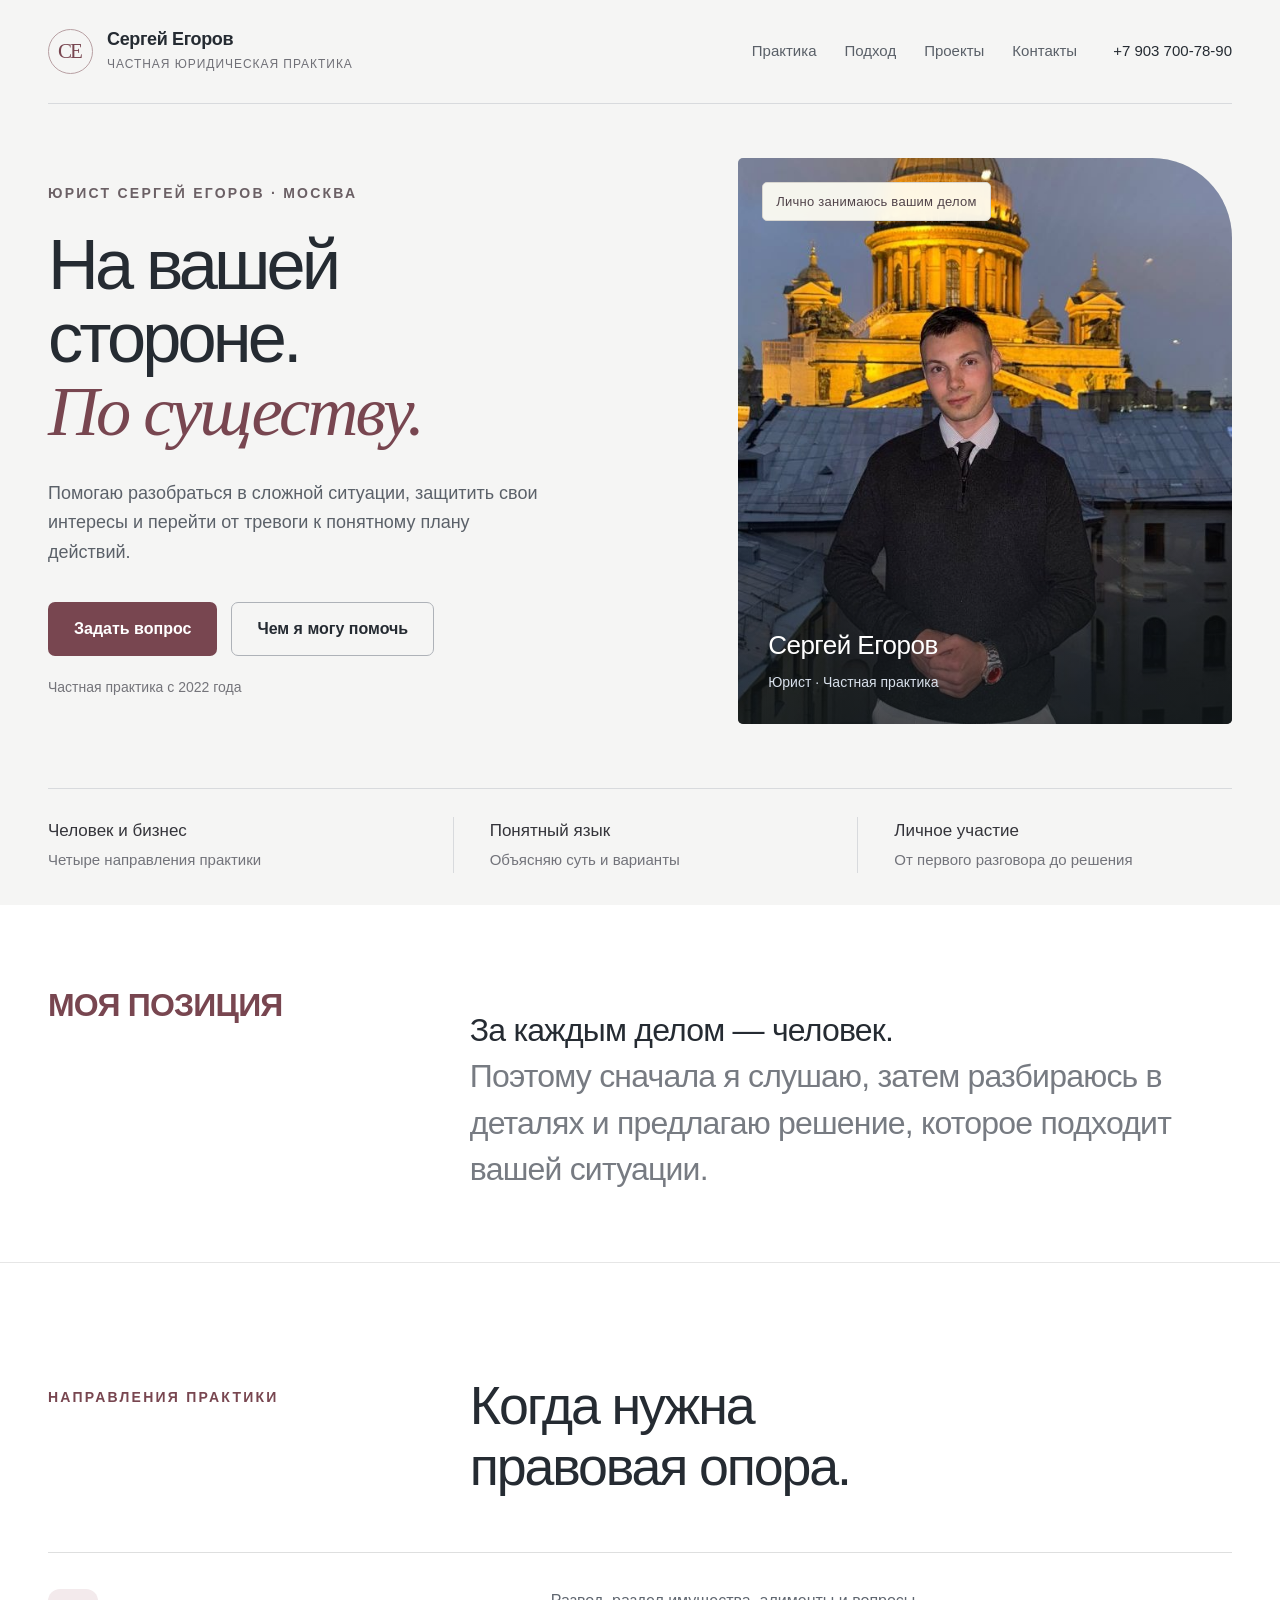
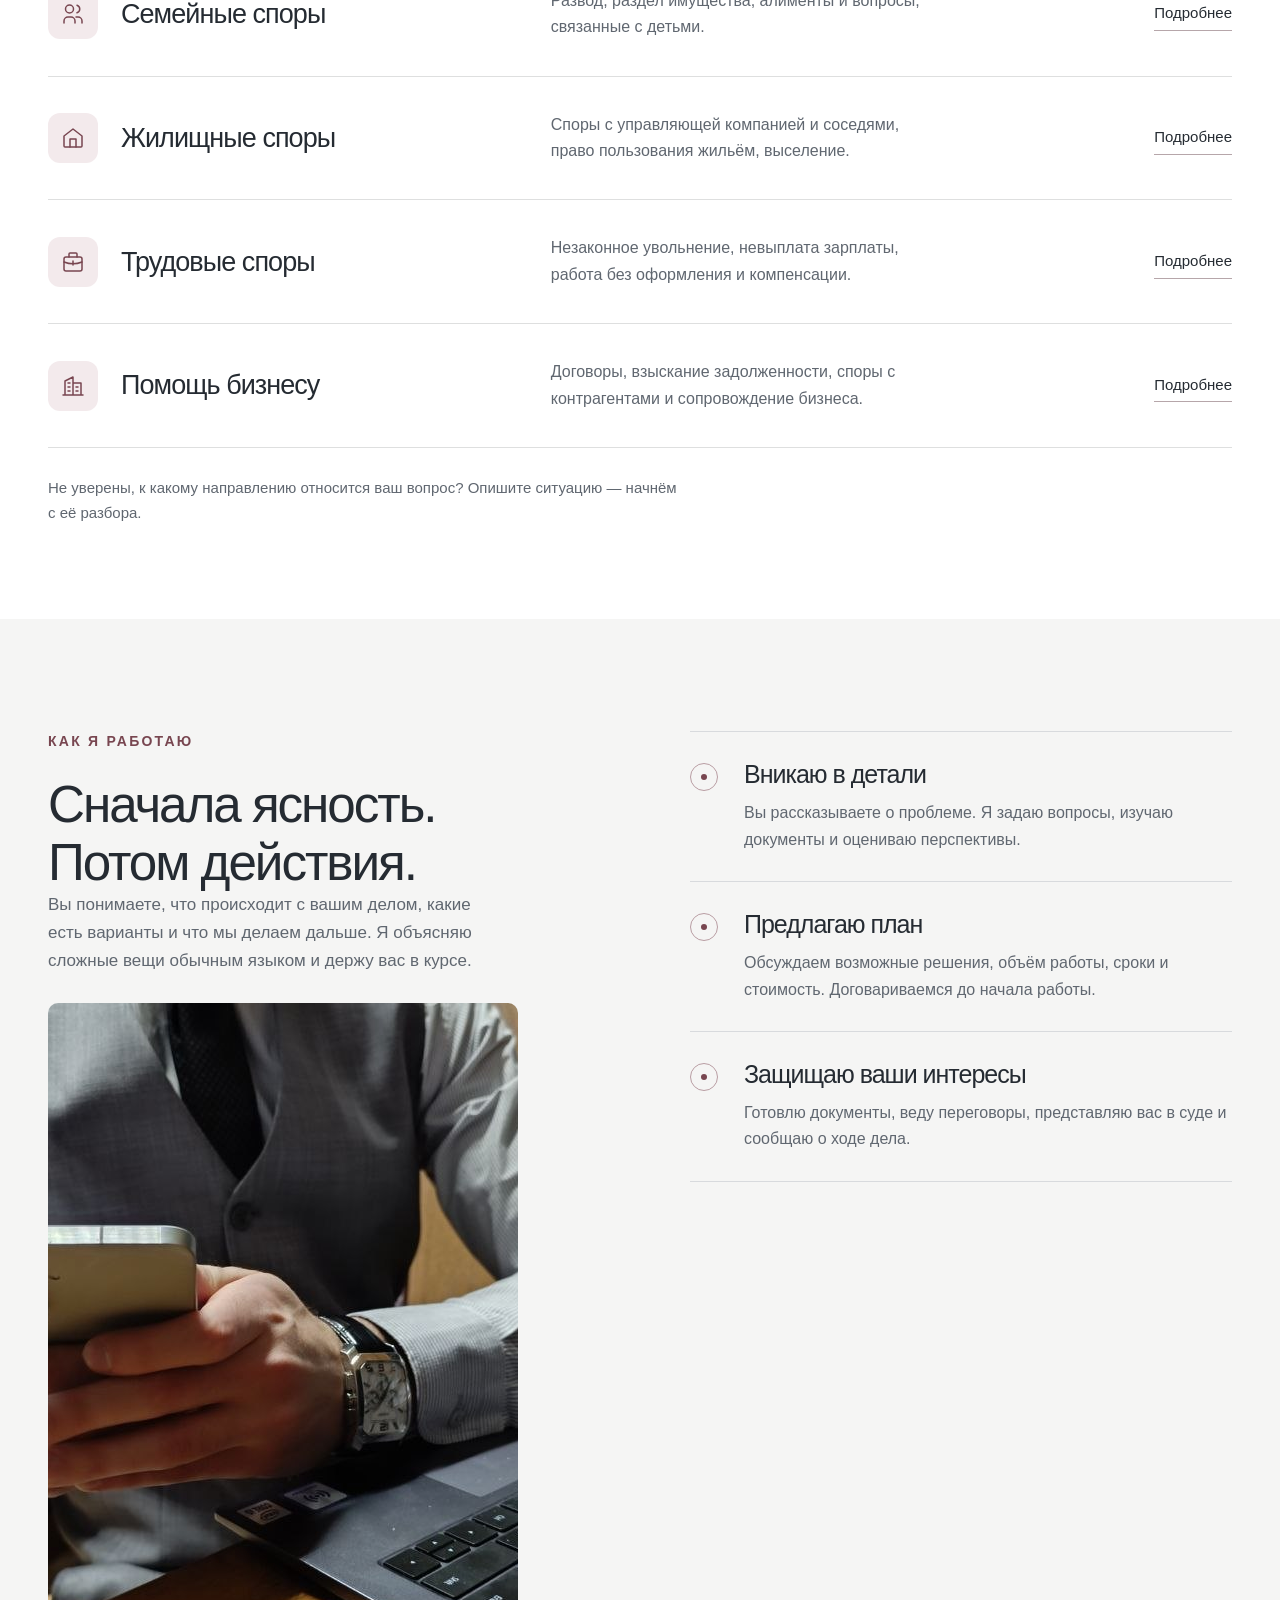
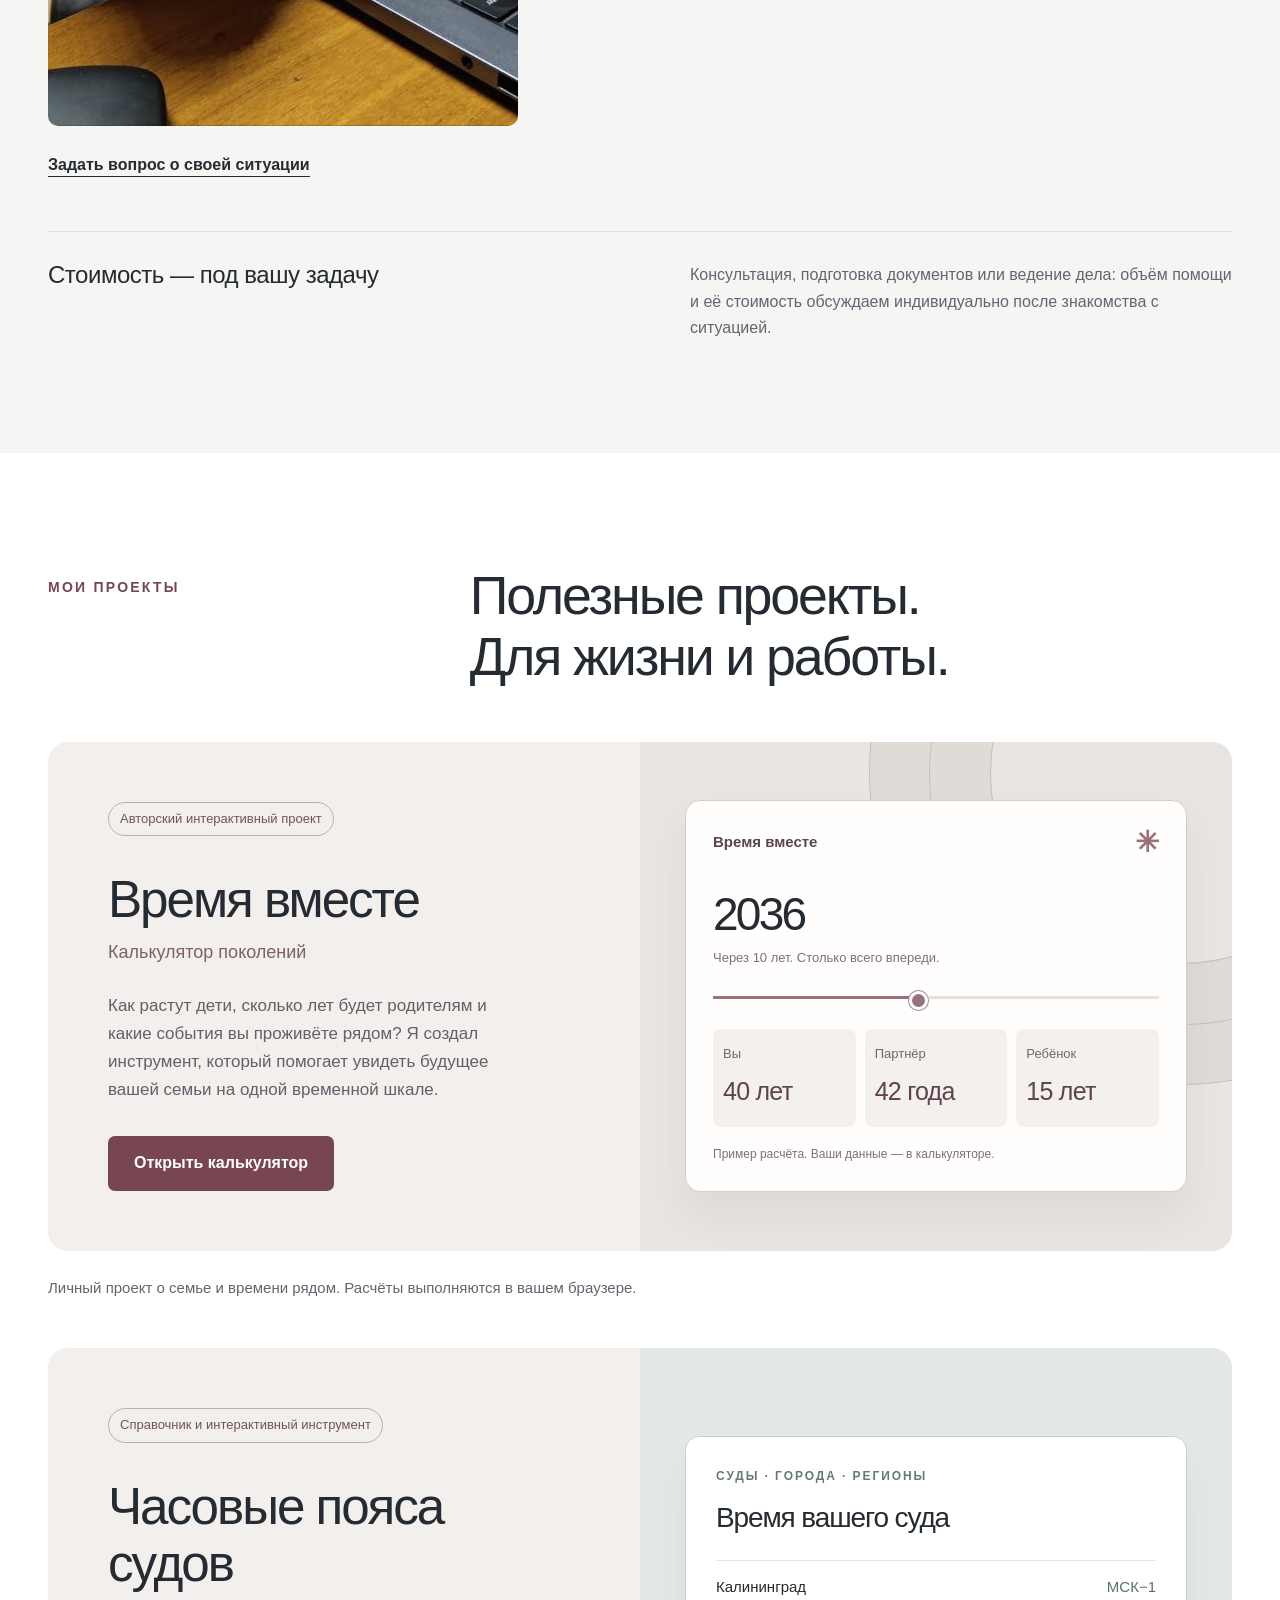
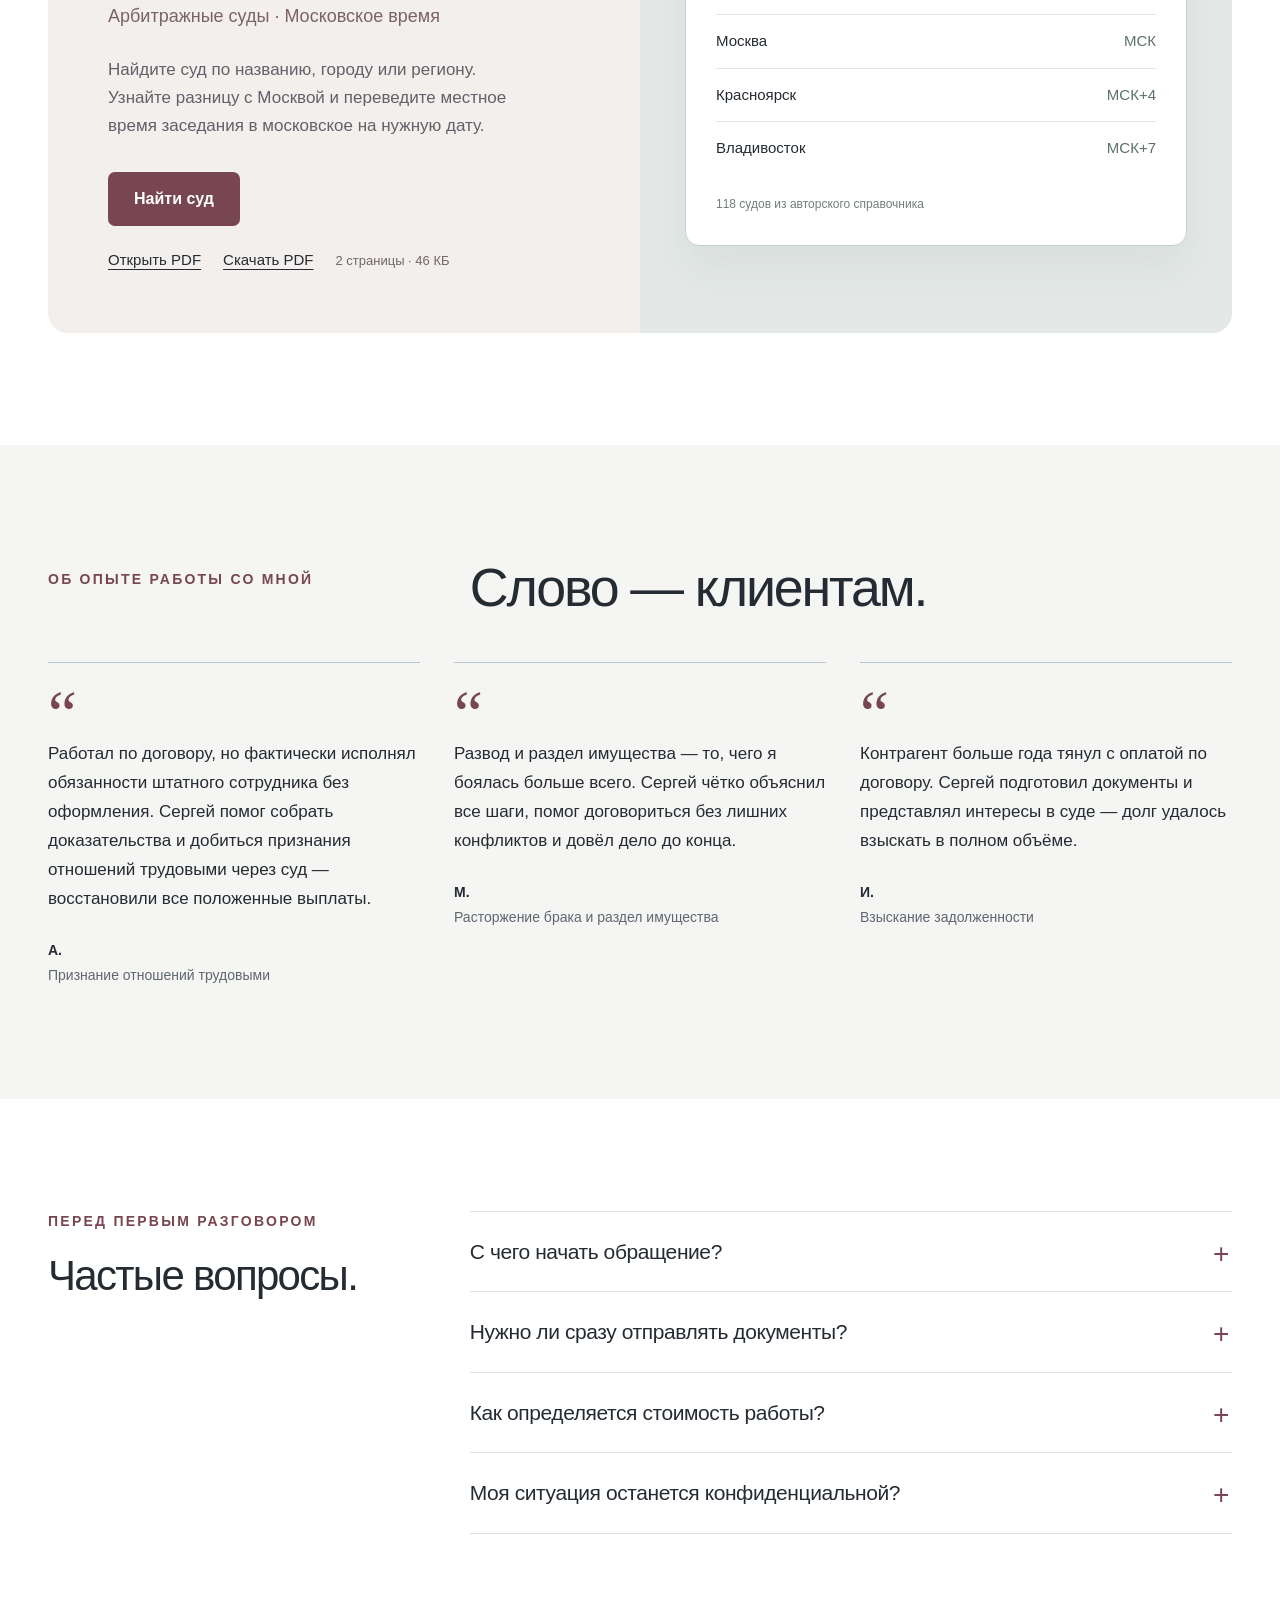
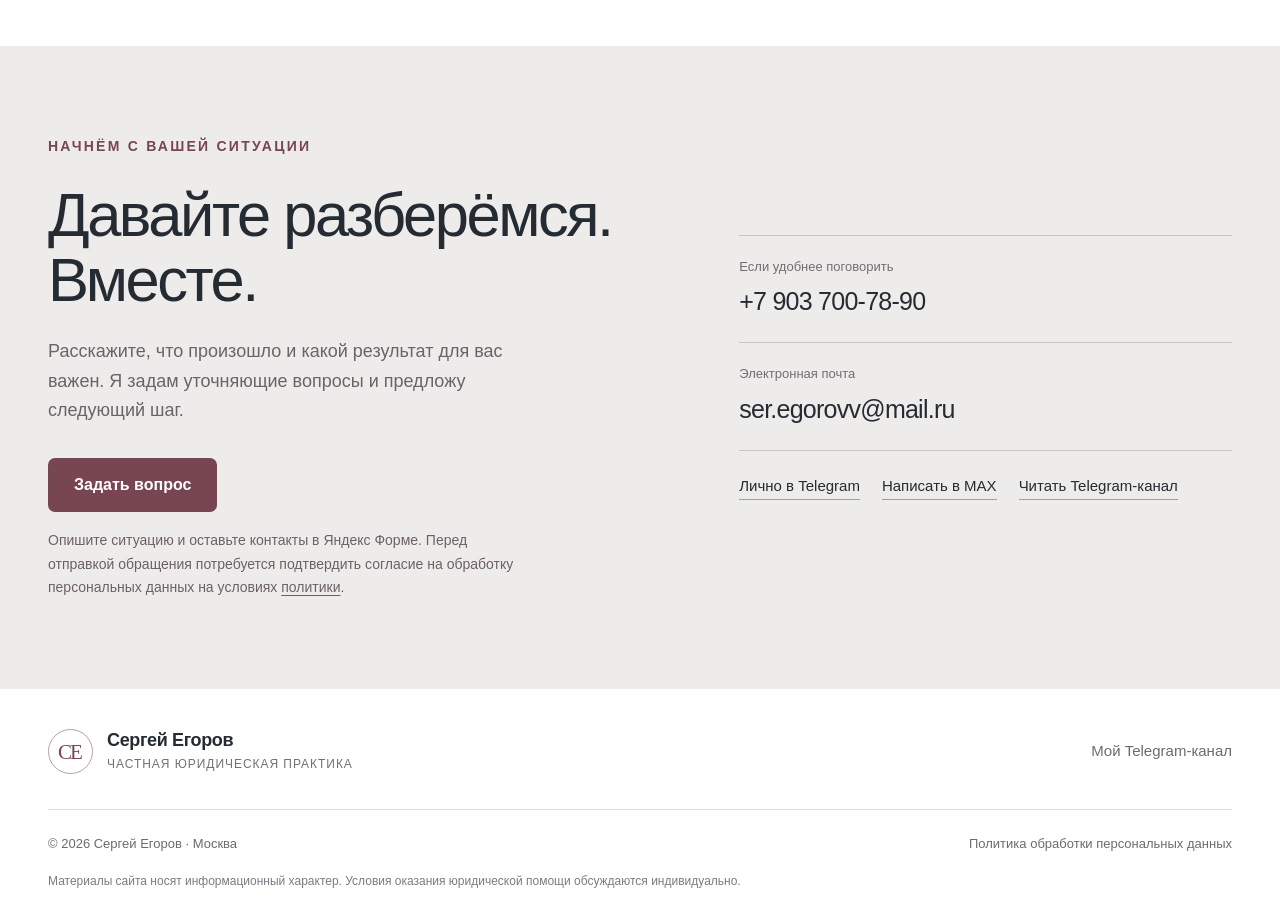
<file: index.html>
<!doctype html>
<html lang="ru">
<head>
<meta charset="UTF-8">
<meta name="viewport" content="width=device-width,initial-scale=1">
<meta name="theme-color" content="#f5f5f4">
<link rel="canonical" href="https://esslaw.ru/">
<title>Сергей Егоров — юрист в Москве | Частная практика</title>
<meta name="description" content="Семейные, жилищные и трудовые споры, помощь бизнесу. Юрист Сергей Егоров: понятный план действий и личное участие в вашем деле. Частная практика с 2022 года.">
<meta property="og:type" content="website">
<meta property="og:locale" content="ru_RU">
<meta property="og:title" content="Сергей Егоров — юрист в Москве | Частная практика">
<meta property="og:description" content="Семейные, жилищные и трудовые споры, помощь бизнесу. Юрист Сергей Егоров: понятный план действий и личное участие в вашем деле. Частная практика с 2022 года.">
<link rel="icon" href="assets/favicon.svg" type="image/svg+xml">
<link rel="stylesheet" href="assets/styles.css">
<script src="assets/site.js" defer>
</script>
<!-- Yandex.Metrika counter -->
<script type="text/javascript">
    (function(m,e,t,r,i,k,a){
        m[i]=m[i]||function(){(m[i].a=m[i].a||[]).push(arguments)};
        m[i].l=1*new Date();
        for (var j = 0; j < document.scripts.length; j++) {if (document.scripts[j].src === r) { return; }}
        k=e.createElement(t),a=e.getElementsByTagName(t)[0],k.async=1,k.src=r,a.parentNode.insertBefore(k,a)
    })(window, document,'script','https://mc.yandex.ru/metrika/tag.js?id=114683680', 'ym');

    ym(114683680, 'init', {ssr:true, webvisor:true, clickmap:true, ecommerce:"dataLayer", referrer: document.referrer, url: location.href, accurateTrackBounce:true, trackLinks:true});
</script>
<!-- /Yandex.Metrika counter -->
<meta name="yandex-verification" content="fe4b0b8e9d11ae65" />
<meta name="yandex-verification" content="b3904f1d79abc254" />
<meta name="google-site-verification" content="fvJIK77z_EWK9GruSDQ1niPc4F7WmuDkDnrV6Xg9iFs" />
</head>
<body>
<noscript><div><img src="https://mc.yandex.ru/watch/114683680" style="position:absolute; left:-9999px;" alt="" /></div></noscript>
<a class="skip-link" href="#main">Перейти к содержанию</a>
<header class="site-header">
<div class="container header-inner">
<a class="brand" href="/" aria-label="Сергей Егоров — главная">
<span class="brand-mark" aria-hidden="true">СЕ</span>
<span>
<span class="brand-name">Сергей Егоров</span>
<span class="brand-sub">ЧАСТНАЯ ЮРИДИЧЕСКАЯ ПРАКТИКА</span>
</span>
</a>
<nav class="desktop-nav" aria-label="Основная навигация">
<a href="#services">Практика</a>
<a href="#approach">Подход</a>
<a href="#projects">Проекты</a>
<a href="#contact">Контакты</a>
</nav>
<a class="header-phone" href="tel:+79037007890">+7 903 700-78-90</a>
<button class="menu-toggle" type="button" aria-expanded="false" aria-controls="mobile-menu" aria-label="Открыть меню">
<span>
</span>
<span>
</span>
</button>
</div>
<nav class="mobile-nav" id="mobile-menu" hidden aria-label="Мобильная навигация">
<a href="#services">Направления практики</a>
<a href="#approach">Как я работаю</a>
<a href="#projects">Мои проекты</a>
<a href="#contact">Контакты</a>
<a href="tel:+79037007890">+7 903 700-78-90</a>
</nav>
</header>
<main id="main">
<section class="hero">
<div class="container">
<div class="hero-grid">
<div class="hero-copy">
<p class="eyebrow">Юрист Сергей Егоров · Москва</p>
<h1>На вашей<br>стороне.<br>
<em>По существу.</em>
</h1>
<p class="hero-description">Помогаю разобраться в сложной ситуации, защитить свои интересы и перейти от тревоги к понятному плану действий.</p>
<div class="btn-row">
<a class="btn btn-primary" href="https://forms.yandex.ru/u/6a030946902902001d717bc7/" target="_blank" rel="noopener noreferrer">Задать вопрос</a>
<a class="btn btn-outline" href="#services">Чем я могу помочь</a>
</div>
<p class="hero-note">Частная практика с 2022 года</p>
</div>
<figure class="portrait">
<img src="assets/sergey-egorov.jpg" alt="Сергей Егоров, юрист" width="960" height="1280" fetchpriority="high">
<span class="portrait-badge">Лично занимаюсь вашим делом</span>
<figcaption>
<div class="portrait-name">Сергей Егоров</div>
<div class="portrait-role">Юрист · Частная практика</div>
</figcaption>
</figure>
</div>
<div class="hero-bottom">
<div>
<strong>Человек и бизнес</strong>
<p>Четыре направления практики</p>
</div>
<div>
<strong>Понятный язык</strong>
<p>Объясняю суть и варианты</p>
</div>
<div>
<strong>Личное участие</strong>
<p>От первого разговора до решения</p>
</div>
</div>
</div>
</section>
<section class="intro">
<div class="container intro-grid">
<p class="eyebrow blue">Моя позиция</p>
<p>За каждым делом — человек.<br>
<span>Поэтому сначала я слушаю, затем разбираюсь в деталях и предлагаю решение, которое подходит вашей ситуации.</span>
</p>
</div>
</section>
<section class="section services" id="services">
<div class="container">
<div class="section-heading">
<p class="eyebrow blue">Направления практики</p>
<h2>Когда нужна<br>правовая опора.</h2>
</div>
<div class="service-list">
<article class="service-row">
<div class="service-title">
<span class="service-icon" aria-hidden="true">
<svg viewBox="0 0 24 24">
<path d="M3 21v-2a4 4 0 0 1 4-4h3a4 4 0 0 1 4 4v2M15 15h2a4 4 0 0 1 4 4v2"/>
<circle cx="8.5" cy="7" r="4"/>
<path d="M16 3.2a4 4 0 0 1 0 7.6"/>
</svg>
</span>
<h3>Семейные споры</h3>
</div>
<p>Развод, раздел имущества, алименты и вопросы, связанные с детьми.</p>
<a href="page-razvod.html" aria-label="Подробнее: семейные споры">Подробнее</a>
</article>
<article class="service-row">
<div class="service-title">
<span class="service-icon" aria-hidden="true">
<svg viewBox="0 0 24 24">
<path d="m3 10 9-7 9 7v10a1 1 0 0 1-1 1H4a1 1 0 0 1-1-1Z"/>
<path d="M9 21v-8h6v8"/>
</svg>
</span>
<h3>Жилищные споры</h3>
</div>
<p>Споры с управляющей компанией и соседями, право пользования жильём, выселение.</p>
<a href="page-zhilishchnye.html" aria-label="Подробнее: жилищные споры">Подробнее</a>
</article>
<article class="service-row">
<div class="service-title">
<span class="service-icon" aria-hidden="true">
<svg viewBox="0 0 24 24">
<rect x="3" y="7" width="18" height="14" rx="2"/>
<path d="M8 7V4a1 1 0 0 1 1-1h6a1 1 0 0 1 1 1v3M3 12a24 24 0 0 0 18 0M12 11v4"/>
</svg>
</span>
<h3>Трудовые споры</h3>
</div>
<p>Незаконное увольнение, невыплата зарплаты, работа без оформления и компенсации.</p>
<a href="page-trud.html" aria-label="Подробнее: трудовые споры">Подробнее</a>
</article>
<article class="service-row">
<div class="service-title">
<span class="service-icon" aria-hidden="true">
<svg viewBox="0 0 24 24">
<path d="M4 21V7l8-4v18M12 9h8v12M2 21h20M7 9h2M7 13h2M7 17h2M15 13h2M15 17h2"/>
</svg>
</span>
<h3>Помощь бизнесу</h3>
</div>
<p>Договоры, взыскание задолженности, споры с контрагентами и сопровождение бизнеса.</p>
<a href="page-vziskanie.html" aria-label="Подробнее: помощь бизнесу">Подробнее</a>
</article>
</div>
<p class="services-note">Не уверены, к какому направлению относится ваш вопрос? Опишите ситуацию — начнём с её разбора.</p>
</div>
</section>
<section class="section approach" id="approach">
<div class="container">
<div class="approach-grid">
<div>
<p class="eyebrow blue">Как я работаю</p>
<h2>Сначала ясность.<br>Потом действия.</h2>
<p class="approach-intro">Вы понимаете, что происходит с вашим делом, какие есть варианты и что мы делаем дальше. Я объясняю сложные вещи обычным языком и держу вас в курсе.</p>
<img class="approach-photo" src="assets/practice-desk.jpg" alt="За работой: телефон, ноутбук и книги" width="1280" height="723" loading="lazy">
<a class="text-link" href="https://forms.yandex.ru/u/6a030946902902001d717bc7/" target="_blank" rel="noopener noreferrer">Задать вопрос о своей ситуации</a>
</div>
<ol class="steps">
<li>
<span class="step-dot" aria-hidden="true">
</span>
<div>
<h3>Вникаю в детали</h3>
<p>Вы рассказываете о проблеме. Я задаю вопросы, изучаю документы и оцениваю перспективы.</p>
</div>
</li>
<li>
<span class="step-dot" aria-hidden="true">
</span>
<div>
<h3>Предлагаю план</h3>
<p>Обсуждаем возможные решения, объём работы, сроки и стоимость. Договариваемся до начала работы.</p>
</div>
</li>
<li>
<span class="step-dot" aria-hidden="true">
</span>
<div>
<h3>Защищаю ваши интересы</h3>
<p>Готовлю документы, веду переговоры, представляю вас в суде и сообщаю о ходе дела.</p>
</div>
</li>
</ol>
</div>
<div class="scope-note">
<h3>Стоимость — под вашу задачу</h3>
<p>Консультация, подготовка документов или ведение дела: объём помощи и её стоимость обсуждаем индивидуально после знакомства с ситуацией.</p>
</div>
</div>
</section>
<section class="section projects" id="projects">
<div class="container">
<div class="section-heading">
<p class="eyebrow blue">Мои проекты</p>
<h2>Полезные проекты.<br>Для жизни и работы.</h2>
</div>
<article class="project-card">
<div class="project-copy">
<span class="project-tag">Авторский интерактивный проект</span>
<h3>Время вместе</h3>
<p class="project-subtitle">Калькулятор поколений</p>
<p>Как растут дети, сколько лет будет родителям и какие события вы проживёте рядом? Я создал инструмент, который помогает увидеть будущее вашей семьи на одной временной шкале.</p>
<a class="btn btn-primary" href="calculator/">Открыть калькулятор</a>
</div>
<div class="project-visual">
<div class="project-demo" aria-label="Иллюстрация калькулятора поколений с условным примером">
<div class="demo-heading">
<span>Время вместе</span>
<span class="demo-flower" aria-hidden="true">✳</span>
</div>
<div class="demo-year">2036</div>
<p class="demo-caption">Через 10 лет. Столько всего впереди.</p>
<div class="demo-track" aria-hidden="true">
</div>
<div class="demo-family">
<div class="demo-person">Вы<strong>40 лет</strong>
</div>
<div class="demo-person">Партнёр<strong>42 года</strong>
</div>
<div class="demo-person">Ребёнок<strong>15 лет</strong>
</div>
</div>
<p class="demo-example">Пример расчёта. Ваши данные — в калькуляторе.</p>
</div>
</div>
</article>
<p class="project-foot">Личный проект о семье и времени рядом. Расчёты выполняются в вашем браузере.</p>
<article class="project-card court-project">
  <div class="project-copy">
    <span class="project-tag">Справочник и интерактивный инструмент</span>
    <h3>Часовые пояса судов</h3>
    <p class="project-subtitle">Арбитражные суды · Московское время</p>
    <p>Найдите суд по названию, городу или региону. Узнайте разницу с Москвой и переведите местное время заседания в московское на нужную дату.</p>
    <a class="btn btn-primary" href="court-timezones.html">Найти суд</a>
    <div class="project-file-links"><a href="materials/arbitration-courts-timezones.pdf" target="_blank" rel="noopener noreferrer">Открыть PDF</a><a href="materials/arbitration-courts-timezones.pdf" download>Скачать PDF</a><span>2 страницы · 46 КБ</span></div>
  </div>
  <div class="project-visual court-project-visual">
    <div class="court-project-preview">
      <p class="eyebrow">Суды · Города · Регионы</p>
      <h4>Время вашего суда</h4>
      <div><span>Калининград</span><strong>МСК−1</strong></div>
      <div><span>Москва</span><strong>МСК</strong></div>
      <div><span>Красноярск</span><strong>МСК+4</strong></div>
      <div><span>Владивосток</span><strong>МСК+7</strong></div>
      <p class="court-project-meta">118 судов из авторского справочника</p>
    </div>
  </div>
</article>
</div>
</section>
<section class="section reviews">
<div class="container">
<div class="section-heading">
<p class="eyebrow blue">Об опыте работы со мной</p>
<h2>Слово — клиентам.</h2>
</div>
<div class="review-grid">
<figure class="review">
<div class="quote-mark" aria-hidden="true">“</div>
<blockquote>Работал по договору, но фактически исполнял обязанности штатного сотрудника без оформления. Сергей помог собрать доказательства и добиться признания отношений трудовыми через суд — восстановили все положенные выплаты.</blockquote>
<figcaption>
<strong>А.</strong>Признание отношений трудовыми</figcaption>
</figure>
<figure class="review">
<div class="quote-mark" aria-hidden="true">“</div>
<blockquote>Развод и раздел имущества — то, чего я боялась больше всего. Сергей чётко объяснил все шаги, помог договориться без лишних конфликтов и довёл дело до конца.</blockquote>
<figcaption>
<strong>М.</strong>Расторжение брака и раздел имущества</figcaption>
</figure>
<figure class="review">
<div class="quote-mark" aria-hidden="true">“</div>
<blockquote>Контрагент больше года тянул с оплатой по договору. Сергей подготовил документы и представлял интересы в суде — долг удалось взыскать в полном объёме.</blockquote>
<figcaption>
<strong>И.</strong>Взыскание задолженности</figcaption>
</figure>
</div>
</div>
</section>
<section class="section faq">
<div class="container faq-grid">
<div>
<p class="eyebrow blue">Перед первым разговором</p>
<h2>Частые вопросы.</h2>
</div>
<div>
<details>
<summary>С чего начать обращение?</summary>
<p>Нажмите «Задать вопрос» и заполните Яндекс Форму: коротко расскажите, что случилось, и оставьте контакты для ответа. Если удобнее общаться напрямую, напишите мне лично в Telegram, MAX или на электронную почту.</p>
</details>
<details>
<summary>Нужно ли сразу отправлять документы?</summary>
<p>Для начала достаточно краткого описания ситуации. После первого разговора обсудим, какие документы нужны для изучения и как их удобнее передать.</p>
</details>
<details>
<summary>Как определяется стоимость работы?</summary>
<p>Индивидуально, после разбора вашей ситуации. Стоимость зависит от задачи и объёма помощи: консультации, подготовки документов, переговоров или представительства. Условия согласуем до начала работы.</p>
</details>
<details>
<summary>Моя ситуация останется конфиденциальной?</summary>
<p>Информация, которую вы сообщаете в процессе работы, рассматривается как конфиденциальная. Передачу документов и сведений, необходимую для ведения дела, обсуждаем отдельно.</p>
</details>
</div>
</div>
</section>
<section class="contact" id="contact">
<div class="container contact-grid">
<div>
<p class="eyebrow">Начнём с вашей ситуации</p>
<h2>Давайте разберёмся.<br>Вместе.</h2>
<p class="contact-description">Расскажите, что произошло и какой результат для вас важен. Я задам уточняющие вопросы и предложу следующий шаг.</p>
<a class="btn btn-light" href="https://forms.yandex.ru/u/6a030946902902001d717bc7/" target="_blank" rel="noopener noreferrer">Задать вопрос</a>
<p class="contact-form-note">Опишите ситуацию и оставьте контакты в Яндекс Форме. Перед отправкой обращения потребуется подтвердить согласие на обработку персональных данных на условиях <a href="privacy-policy.html">политики</a>.</p>
</div>
<div>
<div class="contact-detail">
<span>Если удобнее поговорить</span>
<a href="tel:+79037007890">+7 903 700-78-90</a>
</div>
<div class="contact-detail">
<span>Электронная почта</span>
<a href="mailto:ser.egorovv@mail.ru">ser.egorovv@mail.ru</a>
</div>
<div class="contact-channels">
<a href="https://t.me/sseregorovvv" target="_blank" rel="noopener noreferrer">Лично в Telegram</a>
<a href="https://max.ru/u/f9LHodD0cOLhNkws-c3oZKPmQeLwNkga0IxYN0AjSzu6DAfqa5vbLfKGgpU" target="_blank" rel="noopener noreferrer">Написать в MAX</a>
<a href="https://t.me/esslawyer" target="_blank" rel="noopener noreferrer">Читать Telegram-канал</a>
</div>
</div>
</div>
</section>
</main>
<footer class="footer">
<div class="container">
<div class="footer-top">
<a class="brand" href="/">
<span class="brand-mark" aria-hidden="true">СЕ</span>
<span>
<span class="brand-name">Сергей Егоров</span>
<span class="brand-sub">ЧАСТНАЯ ЮРИДИЧЕСКАЯ ПРАКТИКА</span>
</span>
</a>
<a href="https://t.me/esslawyer" target="_blank" rel="noopener noreferrer">Мой Telegram-канал</a>
</div>
<div class="footer-bottom">
<span>© 2026 Сергей Егоров · Москва</span>
<a href="privacy-policy.html">Политика обработки персональных данных</a>
</div>
<p class="footer-note">Материалы сайта носят информационный характер. Условия оказания юридической помощи обсуждаются индивидуально.</p>
</div>
</footer>
</body>
</html>
</file>
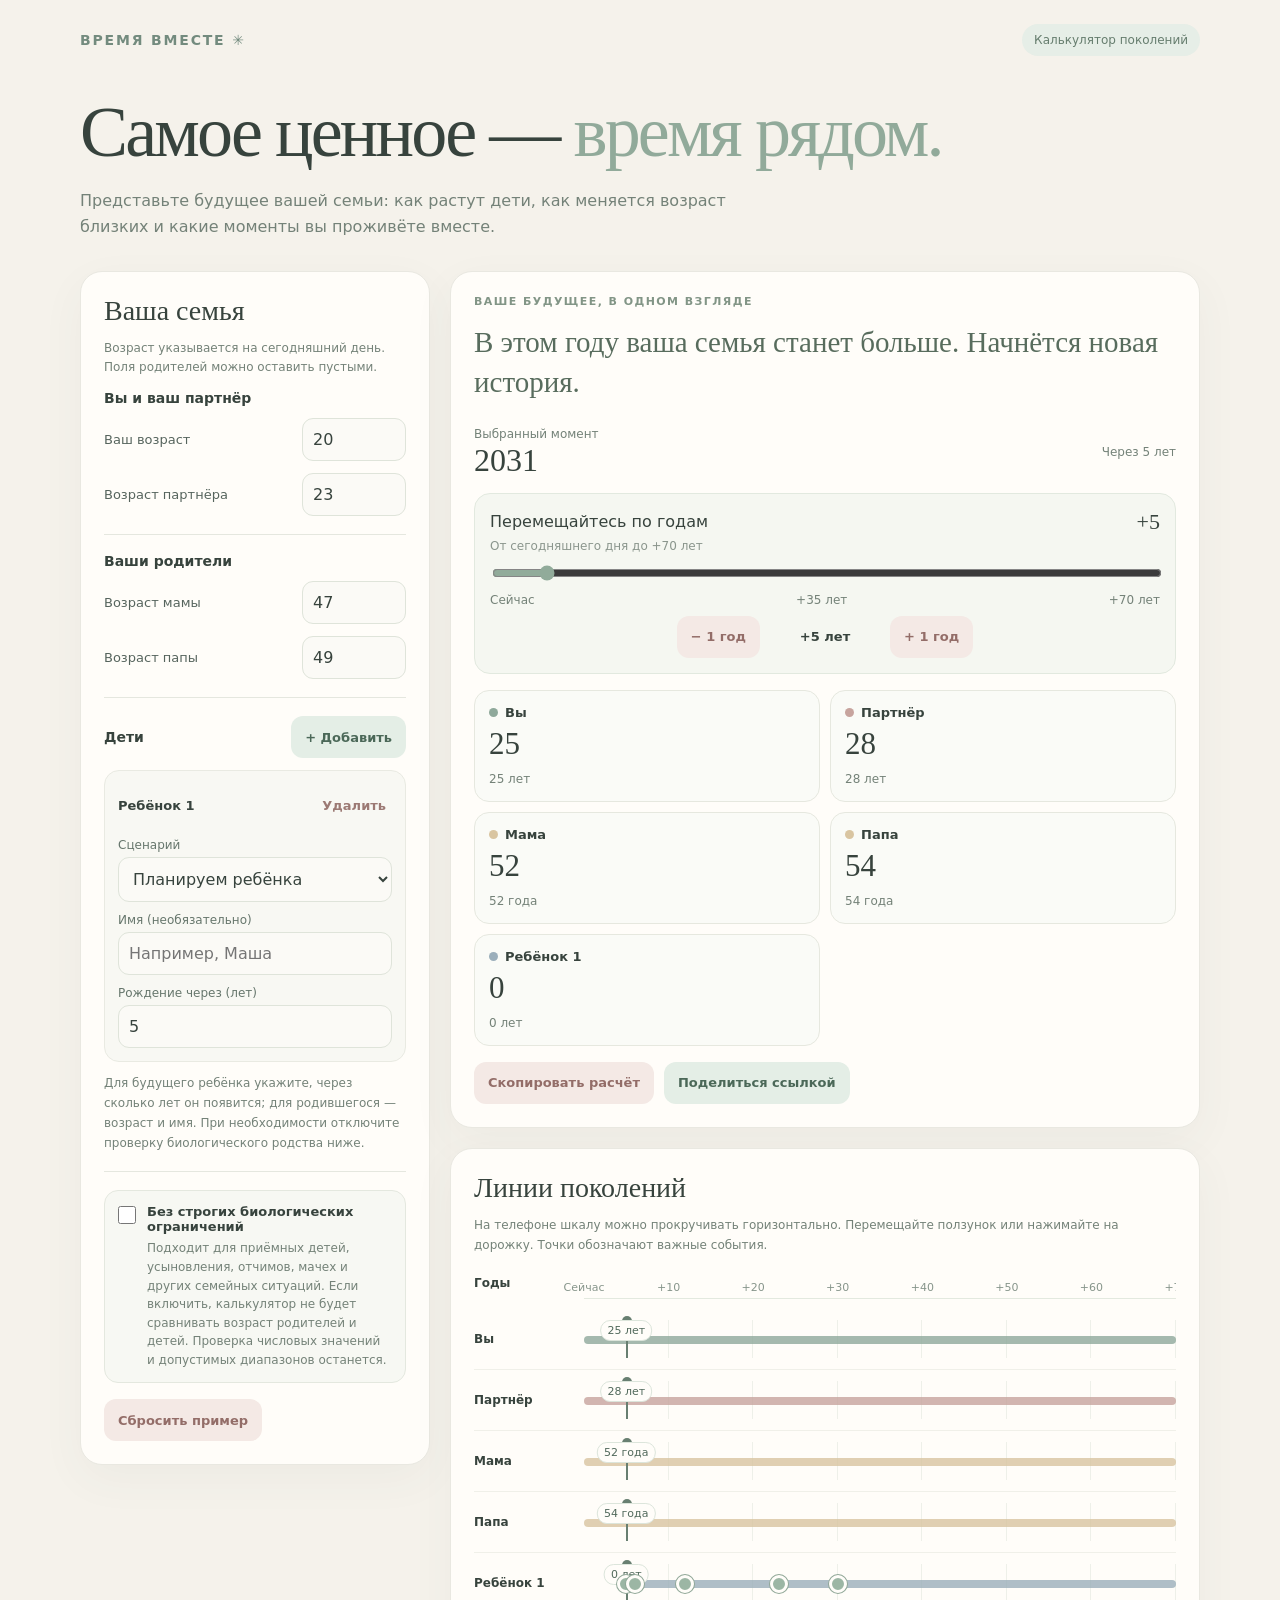
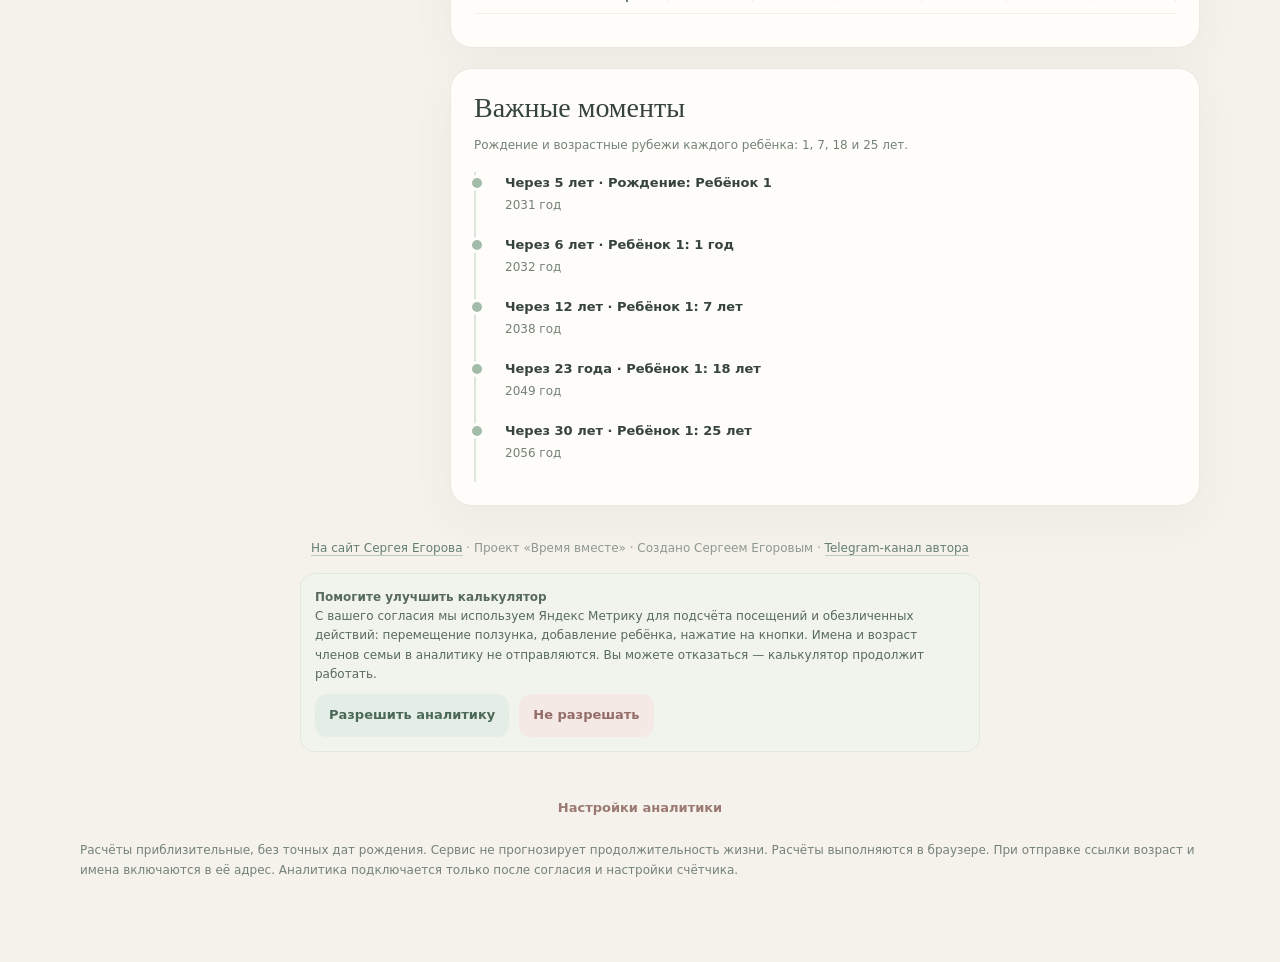
<file: calculator/index.html>
<!doctype html><html lang="ru"><head><meta charset="utf-8"><meta name="viewport" content="width=device-width,initial-scale=1"><meta name="theme-color" content="#f5f2eb"><link rel="canonical" href="https://esslaw.ru/calculator/">
<title>Время вместе — калькулятор поколений</title><style>
:root{font-family:system-ui,-apple-system,'Segoe UI',sans-serif;color:#37433d;background:#f5f2eb;--sage:#8fa99b;--rose:#c7a49e;--sand:#d9c5a1;--blue:#9bafbb;--muted:#748278}*{box-sizing:border-box}body{margin:0}button,input,select{font:inherit}button{cursor:pointer}button:focus-visible,input:focus-visible,select:focus-visible{outline:3px solid #a3bdae;outline-offset:2px}.wrap{width:min(1160px,100%);margin:auto;padding:24px 20px 70px}.top{display:flex;justify-content:space-between;align-items:center;gap:12px}.brand{font-size:14px;letter-spacing:.13em;text-transform:uppercase;color:#738b7e;font-weight:750}.pill{font-size:12px;background:#e6eee7;border-radius:30px;padding:9px 12px;color:#667d6e}h1,h2,.serif{font-family:Georgia,'Times New Roman',serif;font-weight:400}h1{font-size:clamp(40px,6vw,72px);line-height:1.08;letter-spacing:-.04em;margin:38px 0 12px}h1 em{font-style:normal;color:#91aa9a}.lead{color:var(--muted);max-width:650px;line-height:1.65;margin-bottom:30px}.layout{display:grid;grid-template-columns:minmax(290px,350px) minmax(0,1fr);align-items:start;gap:20px}.panel{min-width:0;background:#fffdf9;border:1px solid #e9e8e1;border-radius:22px;padding:23px;box-shadow:0 14px 45px #46564b0c}.panel h2{font-size:28px;margin:0 0 8px}.sub,.notice{color:var(--muted);font-size:12px;line-height:1.65}.section{border-top:1px solid #e5e7df;padding-top:18px;margin-top:18px}.sectiontitle{display:flex;align-items:center;justify-content:space-between;gap:10px;font-size:14px;font-weight:700;margin:0 0 12px}.field{display:grid;grid-template-columns:minmax(0,1fr) 104px;gap:10px;align-items:center;margin:12px 0}.field label{font-size:13px;color:#56645d}.field input,.child input,.child select{min-width:0;width:100%;background:#fbfaf6;border:1px solid #dfe4da;border-radius:11px;padding:11px 10px;color:#37433d}.field input[aria-invalid=true],.child input[aria-invalid=true]{border-color:#b87772;background:#fff5f3}.child{background:#f8f8f3;border:1px solid #e9eae2;border-radius:15px;padding:13px;margin:10px 0}.childhead{display:flex;align-items:center;justify-content:space-between;gap:10px;margin-bottom:12px;font-size:13px}.childgrid{display:grid;grid-template-columns:1fr;gap:11px}.child label{font-size:12px;color:#66766c;display:block;margin-bottom:5px}.btn{border:0;background:#e4eee6;color:#4b6858;padding:11px 14px;border-radius:12px;font-size:13px;font-weight:700;min-height:42px}.btn.secondary{background:#f4e9e5;color:#936d68}.btn.text{background:transparent;color:#9c7a74;padding:6px}.result{display:grid;gap:20px;min-width:0}.eyebrow{font-size:11px;letter-spacing:.13em;text-transform:uppercase;color:#829586;font-weight:750}.quote{font:normal clamp(21px,2.8vw,29px)/1.4 Georgia,serif;color:#586c5d;margin:14px 0 20px}.yearline,.controller-head,.ends,.steps{display:flex;align-items:center;justify-content:space-between;gap:10px}.yearline strong{font:normal 32px Georgia,serif}.yearline small,.ends{font-size:12px;color:var(--muted)}input[type=range]{width:100%;accent-color:#91ab9a;cursor:pointer;min-height:32px}.controller{padding:15px;background:#f5f7f1;border:1px solid #e2e9df;border-radius:16px;margin:14px 0}.controller-head strong{font:normal 22px Georgia,serif}.steps{justify-content:center;flex-wrap:wrap;margin-top:9px}.steps span{font-size:13px;font-weight:700;min-width:110px;text-align:center}.agecards{display:grid;grid-template-columns:repeat(2,minmax(0,1fr));gap:10px;margin-top:16px}.agecard{min-width:0;border:1px solid #e6e8df;background:#fafbf7;border-radius:15px;padding:14px}.who{font-size:13px;font-weight:700;overflow-wrap:anywhere}.dot{display:inline-block;width:9px;height:9px;border-radius:50%;background:var(--sage);margin-right:7px}.partner .dot{background:var(--rose)}.parent .dot{background:var(--sand)}.childage .dot{background:var(--blue)}.num{font:normal 31px Georgia,serif;margin:6px 0}.agecard small{color:var(--muted);font-size:12px}.relax-option{display:flex;align-items:flex-start;gap:11px;padding:13px;border:1px solid #e4e8df;background:#f7f8f3;border-radius:14px;cursor:pointer}.relax-option input{width:18px;height:18px;flex:0 0 18px;margin:2px 0 0;accent-color:#8fa99b}.relax-option strong{display:block;font-size:13px;font-weight:650}.relax-option small{display:block;font-size:12px;line-height:1.55;color:#748278;margin-top:5px}.validation{border:1px solid #e4c7bf;background:#fbefeb;border-radius:13px;padding:12px 14px;margin:14px 0;color:#865a53;font-size:13px;line-height:1.5}.validation ul{padding-left:19px;margin:7px 0 0}.hidden{display:none!important}.timeline{border-left:2px solid #dce6dc;padding-left:20px;margin-top:16px}.event{position:relative;padding:0 0 15px 9px}.event:before{content:'';position:absolute;left:-27px;top:3px;background:#a3bba9;border:3px solid #fffdf9;border-radius:50%;width:10px;height:10px}.event b{font-size:13px}.event p{font-size:12px;line-height:1.5;color:var(--muted);margin:5px 0}.track-scroll{overflow-x:auto;overscroll-behavior-inline:contain;padding:0 0 10px;scrollbar-color:#cbd9cd transparent}.track-canvas{min-width:600px}.track-axis,.track-row{display:grid;grid-template-columns:100px minmax(0,1fr);gap:10px;align-items:center}.track-axis{margin-bottom:10px}.track-label{font-size:12px;font-weight:700;overflow-wrap:anywhere}.axisline{position:relative;height:32px;border-bottom:1px solid #e3e9df}.tick{position:absolute;bottom:4px;transform:translateX(-50%);font-size:11px;color:#87958b}.track-row{min-height:61px;border-bottom:1px solid #f0f0e9}.rail{height:38px;position:relative;cursor:crosshair;background:repeating-linear-gradient(to right,transparent 0,transparent calc(14.2857% - 1px),#eef0e9 calc(14.2857% - 1px),#eef0e9 14.2857%)}.bar{position:absolute;top:16px;height:8px;border-radius:9px;background:var(--sage);opacity:.8}.partner .bar{background:var(--rose)}.parent .bar{background:var(--sand)}.childage .bar{background:var(--blue)}.now{position:absolute;top:0;bottom:0;width:2px;background:#687f71;pointer-events:none}.now:before{content:'';position:absolute;top:-4px;left:-4px;width:10px;height:10px;border-radius:50%;background:#687f71}.track-age{position:absolute;top:0;transform:translateX(-50%);font-size:11px;color:#51695b;background:#fffdf9;border:1px solid #dce5db;border-radius:10px;padding:3px 6px;white-space:nowrap;pointer-events:none}.track-event{position:absolute;top:11px;transform:translateX(-50%);width:18px;height:18px;border:3px solid #fffdf9;border-radius:50%;background:#9cb6a4;box-shadow:0 0 0 1px #91a898;padding:0}.actions{display:flex;gap:10px;flex-wrap:wrap;margin-top:16px}.author-link{color:#647f70;text-decoration:none;border-bottom:1px solid #b8c9bd}.author-link:hover{text-decoration:underline}.analytics-consent{margin:18px auto 0;max-width:680px;background:#f1f4ed;border:1px solid #e1e8dc;border-radius:14px;padding:14px;color:#586a5d;font-size:12px;line-height:1.6}.analytics-consent .actions{margin-top:10px}.footer{text-align:center;color:#8e998f;font-size:12px;margin-top:35px}.hint{font-size:12px;color:#8b968d;line-height:1.5}.result[aria-busy=true]{opacity:.65}.empty{font-size:13px;color:var(--muted)}
@media(max-width:860px){.layout{grid-template-columns:minmax(0,1fr)}.wrap{padding:20px 15px 60px}.panel{padding:20px}.track-canvas{min-width:620px}}
@media(max-width:540px){.wrap{padding:15px 12px 40px}.top{align-items:flex-start}.brand{font-size:12px;letter-spacing:.08em}.pill{font-size:10px;max-width:135px;text-align:center}h1{font-size:clamp(38px,10vw,52px);margin-top:28px}.lead{font-size:14px;margin-bottom:22px}.panel{padding:16px;border-radius:18px}.panel h2{font-size:25px}.layout,.result{gap:13px}.field{grid-template-columns:minmax(0,1fr) 100px}.agecards{gap:8px}.agecard{padding:11px}.num{font-size:27px}.quote{font-size:23px}.yearline strong{font-size:29px}.controller{padding:12px}.track-scroll{margin-right:-8px}.actions .btn{flex:1 1 125px}.steps .btn{flex:1}.steps span{order:-1;flex-basis:100%}}
@media(max-width:350px){.agecards{grid-template-columns:1fr}.field{grid-template-columns:1fr 85px}.panel{padding:13px}}
</style></head><body><main class="wrap"><header class="top"><div class="brand">Время вместе ✳</div><div class="pill">Калькулятор поколений</div></header><h1>Самое ценное — <em>время рядом.</em></h1><p class="lead">Представьте будущее вашей семьи: как растут дети, как меняется возраст близких и какие моменты вы проживёте вместе.</p><div class="layout"><aside class="panel"><h2>Ваша семья</h2><p class="sub">Возраст указывается на сегодняшний день. Поля родителей можно оставить пустыми.</p><div class="sectiontitle">Вы и ваш партнёр</div><div class="field"><label for="me">Ваш возраст</label><input id="me" type="number" min="0" max="110" step="1" value="20"></div><div class="field"><label for="partner">Возраст партнёра</label><input id="partner" type="number" min="0" max="110" step="1" value="23"></div><div class="section"><div class="sectiontitle">Ваши родители</div><div class="field"><label for="mom">Возраст мамы</label><input id="mom" type="number" min="0" max="120" step="1" value="47"></div><div class="field"><label for="dad">Возраст папы</label><input id="dad" type="number" min="0" max="120" step="1" value="49"></div></div><div class="section"><div class="sectiontitle">Дети <button id="add" type="button" class="btn">+ Добавить</button></div><div id="children"></div><p class="sub">Для будущего ребёнка укажите, через сколько лет он появится; для родившегося — возраст и имя. При необходимости отключите проверку биологического родства ниже.</p></div><div class="section"><label class="relax-option" for="relaxed"><input id="relaxed" type="checkbox"><span><strong>Без строгих биологических ограничений</strong><small>Подходит для приёмных детей, усыновления, отчимов, мачех и других семейных ситуаций. Если включить, калькулятор не будет сравнивать возраст родителей и детей. Проверка числовых значений и допустимых диапазонов останется.</small></span></label></div><div id="errors" class="validation hidden" role="alert"></div><div class="actions"><button id="reset" type="button" class="btn secondary">Сбросить пример</button></div></aside><div class="result" id="result"><section class="panel"><div class="eyebrow">Ваше будущее, в одном взгляде</div><p id="quote" class="quote" aria-live="polite"></p><div class="yearline"><div><small>Выбранный момент</small><br><strong id="yearText"></strong></div><div><small id="offsetText"></small></div></div><div class="controller"><div class="controller-head"><span>Перемещайтесь по годам</span><strong id="selectedOffset"></strong></div><label for="offset" class="hint">От сегодняшнего дня до +70 лет</label><input id="offset" type="range" min="0" max="70" step="1" value="5"><div class="ends"><span>Сейчас</span><span>+35 лет</span><span>+70 лет</span></div><div class="steps"><button id="prevYear" class="btn secondary" type="button">− 1 год</button><span id="stepValue"></span><button id="nextYear" class="btn secondary" type="button">+ 1 год</button></div></div><div class="agecards" id="cards"></div><div class="actions"><button id="copy" type="button" class="btn secondary">Скопировать расчёт</button><button id="share" type="button" class="btn">Поделиться ссылкой</button></div></section><section class="panel"><h2>Линии поколений</h2><p class="sub">На телефоне шкалу можно прокручивать горизонтально. Перемещайте ползунок или нажимайте на дорожку. Точки обозначают важные события.</p><div class="track-scroll"><div id="trackCanvas" class="track-canvas" role="group" aria-label="Возраст членов семьи по годам"></div></div></section><section class="panel"><h2>Важные моменты</h2><p class="sub">Рождение и возрастные рубежи каждого ребёнка: 1, 7, 18 и 25 лет.</p><div id="events" class="timeline"></div></section></div></div><p class="footer"><a class="author-link" href="../">На сайт Сергея Егорова</a> · Проект «Время вместе» · Создано Сергеем Егоровым · <a class="author-link" href="https://t.me/esslawyer" target="_blank" rel="noopener noreferrer" id="authorLink">Telegram-канал автора</a></p><div id="analyticsConsent" class="analytics-consent hidden" role="region" aria-label="Настройки аналитики"><strong>Помогите улучшить калькулятор</strong><div>С вашего согласия мы используем Яндекс Метрику для подсчёта посещений и обезличенных действий: перемещение ползунка, добавление ребёнка, нажатие на кнопки. Имена и возраст членов семьи в аналитику не отправляются. Вы можете отказаться — калькулятор продолжит работать.</div><div class="actions"><button type="button" class="btn" id="acceptAnalytics">Разрешить аналитику</button><button type="button" class="btn secondary" id="declineAnalytics">Не разрешать</button></div></div><p class="footer"><button class="btn text" type="button" id="analyticsSettings">Настройки аналитики</button></p><p class="notice">Расчёты приблизительные, без точных дат рождения. Сервис не прогнозирует продолжительность жизни. Расчёты выполняются в браузере. При отправке ссылки возраст и имена включаются в её адрес. Аналитика подключается только после согласия и настройки счётчика.</p></main><script>
/* Счётчик сайта. Загрузка — после согласия; имена и возраст в аналитику не передаются. */
window.METRIKA_ID = 114683680;
(function(){
  const id=window.METRIKA_ID;
  const enabled=Number.isSafeInteger(id)&&id>0;
  const consent=document.getElementById('analyticsConsent');
  const settings=document.getElementById('analyticsSettings');
  const key='vt_analytics_consent_v1';
  let decision=null;
  try{decision=localStorage.getItem(key)}catch(e){}
  function save(value){decision=value;try{localStorage.setItem(key,value)}catch(e){}refresh();if(value==='yes')start()}
  function refresh(){consent.classList.toggle('hidden',!enabled||decision!==null);settings.classList.toggle('hidden',!enabled)}
  function start(){
    if(!enabled||decision!=='yes'||window.__metrikaStarted)return;
    window.__metrikaStarted=true;
    window.ym=window.ym||function(){(window.ym.a=window.ym.a||[]).push(arguments)};
    window.ym.l=Date.now();
    const script=document.createElement('script');script.async=true;script.src='https://mc.yandex.ru/metrika/tag.js';document.head.appendChild(script);
    // Не передаём в Метрику URL с параметром s (содержит имена и возраст).
    window.ym(id,'init',{defer:true,clickmap:false,trackLinks:false,accurateTrackBounce:true,webvisor:false});
    window.ym(id,'hit',location.origin+location.pathname,{title:document.title});
  }
  window.trackCalculatorEvent=function(eventName){
    if(!enabled||decision!=='yes'||!window.__metrikaStarted)return;
    if(!/^(slider_change|child_added|child_removed|scenario_shared|result_copied|relaxed_mode_changed|author_link_clicked)$/.test(eventName))return;
    window.ym(id,'reachGoal',eventName);
  };
  document.getElementById('acceptAnalytics').addEventListener('click',()=>save('yes'));
  document.getElementById('declineAnalytics').addEventListener('click',()=>save('no'));
  settings.addEventListener('click',()=>{decision=null;try{localStorage.removeItem(key)}catch(e){}refresh()});
  document.getElementById('authorLink').addEventListener('click',()=>window.trackCalculatorEvent('author_link_clicked'));
  refresh();if(decision==='yes')start();
})();
</script><script>
(()=>{'use strict';const $=id=>document.getElementById(id),year=new Date().getFullYear(),keys=['me','partner','mom','dad'];let children=[{id:1,type:'future',name:'',years:5,age:0}],nextId=2;const esc=s=>String(s).replace(/[&<>"']/g,c=>({'&':'&amp;','<':'&lt;','>':'&gt;','"':'&quot;',"'":'&#39;'}[c]));const ageWord=n=>`${n} ${n%10===1&&n%100!==11?'год':n%10>=2&&n%10<=4&&(n%100<12||n%100>14)?'года':'лет'}`;const name=(c,i)=>c.name.trim()||`Ребёнок ${i+1}`;const parse=(s,max)=>s===''?null:(Number.isInteger(Number(s))&&Number(s)>=0&&Number(s)<=max?Number(s):NaN);function values(){return Object.fromEntries(keys.map(k=>[k,parse($(k).value,k==='mom'||k==='dad'?120:110)]))}function age(c,t){return (c.type==='future'?-c.years:c.age)+t}function errors(v){const out=[];for(const k of keys){const x=v[k];if(Number.isNaN(x)||((k==='me'||k==='partner')&&x===null))out.push(`Проверьте поле «${{me:'Ваш возраст',partner:'Возраст партнёра',mom:'Возраст мамы',dad:'Возраст папы'}[k]}»: нужно целое число в допустимом диапазоне.`)}if(!$('relaxed').checked&&Number.isFinite(v.me)){for(const [k,label] of [['mom','Мама'],['dad','Папа']])if(Number.isFinite(v[k])&&v[k]<=v.me)out.push(`${label}: возраст должен быть больше вашего.`)}children.forEach((c,i)=>{const label=name(c,i),n=c.type==='future'?c.years:c.age;if(!Number.isInteger(n)||n<0||n>90)out.push(`${label}: укажите целое число от 0 до 90.`);if(!$('relaxed').checked&&c.type==='born'&&Number.isFinite(n)){for(const [k,labelParent] of [['me','вашего'],['partner','партнёра']])if(Number.isFinite(v[k])&&n>=v[k])out.push(`${label}: возраст ребёнка должен быть меньше возраста ${labelParent==='вашего'?'вашего':'партнёра'}.`)} });return out}function drawChildren(){const root=$('children');root.innerHTML=children.map((c,i)=>`<div class="child" data-id="${c.id}"><div class="childhead"><strong>Ребёнок ${i+1}</strong><button class="btn text remove" type="button" aria-label="Удалить ребёнка ${i+1}">Удалить</button></div><div class="childgrid"><div><label for="type${c.id}">Сценарий</label><select id="type${c.id}" class="type"><option value="future" ${c.type==='future'?'selected':''}>Планируем ребёнка</option><option value="born" ${c.type==='born'?'selected':''}>Ребёнок уже родился</option></select></div><div><label for="name${c.id}">Имя (необязательно)</label><input id="name${c.id}" class="name" maxlength="60" value="${esc(c.name)}" placeholder="Например, Маша"></div><div><label for="value${c.id}">${c.type==='future'?'Рождение через (лет)':'Возраст сейчас (лет)'}</label><input id="value${c.id}" class="value" type="number" min="0" max="90" step="1" value="${c.type==='future'?c.years:c.age}"></div></div></div>`).join('');root.querySelectorAll('.child').forEach(el=>{const c=children.find(c=>c.id===Number(el.dataset.id));el.querySelector('.remove').onclick=()=>{children=children.filter(x=>x.id!==c.id);drawChildren();render();window.trackCalculatorEvent('child_removed')};el.querySelector('.type').onchange=e=>{c.type=e.target.value;drawChildren();render()};el.querySelector('.name').oninput=e=>{c.name=e.target.value;render()};el.querySelector('.value').oninput=e=>{c[c.type==='future'?'years':'age']=parse(e.target.value,90);render()}})}function milestones(){let out=[];children.forEach((c,i)=>{const n=name(c,i);if(c.type==='future'&&c.years>=0&&c.years<=70)out.push({t:c.years,title:`Рождение: ${n}`});for(const a of [1,7,18,25]){const t=c.type==='future'?c.years+a:a-c.age;if(t>=0&&t<=70)out.push({t,title:`${n}: ${ageWord(a)}`})}});return out.sort((a,b)=>a.t-b.t)}function render(){const v=values(),t=Number($('offset').value),problems=errors(v);$('yearText').textContent=year+t;$('offsetText').textContent=t===0?'Сегодня':`Через ${ageWord(t)}`;$('selectedOffset').textContent=`+${t}`;$('stepValue').textContent=t===0?'Сегодня':`+${t} лет`;$('prevYear').disabled=t===0;$('nextYear').disabled=t===70;const err=$('errors');err.classList.toggle('hidden',!problems.length);err.innerHTML=problems.length?`<strong>Проверьте данные</strong><ul>${problems.map(e=>`<li>${esc(e)}</li>`).join('')}</ul>`:'';for(const k of keys)$(k).setAttribute('aria-invalid',String(Number.isNaN(v[k])||((k==='me'||k==='partner')&&v[k]===null)||((k==='mom'||k==='dad')&&Number.isFinite(v[k])&&Number.isFinite(v.me)&&v[k]<=v.me&&!$('relaxed').checked)));document.querySelectorAll('.child').forEach(el=>{const c=children.find(c=>c.id===Number(el.dataset.id)),n=c.type==='future'?c.years:c.age;el.querySelector('.value').setAttribute('aria-invalid',String(!Number.isInteger(n)||n<0||n>90||(c.type==='born'&&[v.me,v.partner].some(p=>Number.isFinite(p)&&n>=p))))});$('result').setAttribute('aria-busy',String(problems.length>0));if(problems.length){$('quote').textContent='Исправьте значения, чтобы увидеть корректный семейный сценарий.';$('cards').innerHTML='';$('trackCanvas').innerHTML='<p class="empty">Шкала появится после исправления данных.</p>';$('events').innerHTML='';$('copy').disabled=true;$('share').disabled=true;return} $('copy').disabled=false;$('share').disabled=false;const present=children.filter(c=>age(c,t)>=0);$('quote').textContent=children.some(c=>c.type==='future'&&c.years===t)?'В этом году ваша семья станет больше. Начнётся новая история.':present.length?'Годы идут, поколения растут. Самое важное — моменты, которые вы проживаете вместе.':'Впереди ещё столько моментов, которые вы проживёте вместе.';const people=[['Вы',v.me+t,''],['Партнёр',v.partner+t,'partner'],...(v.mom===null?[]:[['Мама',v.mom+t,'parent']]),...(v.dad===null?[]:[['Папа',v.dad+t,'parent']]),...children.map((c,i)=>[name(c,i),age(c,t)<0?null:age(c,t),'childage'])];$('cards').innerHTML=people.map(([n,a,kind])=>`<div class="agecard ${kind}"><div class="who"><span class="dot"></span>${esc(n)}</div><div class="num">${a===null?'—':a}</div><small>${a===null?'Ещё не родился(ась)':ageWord(a)}</small></div>`).join('');const ev=milestones();$('events').innerHTML=ev.length?ev.map(e=>`<div class="event"><b>${e.t===0?'Сейчас':`Через ${ageWord(e.t)}`} · ${esc(e.title)}</b><p>${year+e.t} год</p></div>`).join(''):'<p class="empty">Добавьте ребёнка, чтобы увидеть события.</p>';const tracks=[{label:'Вы',age:v.me,kind:''},{label:'Партнёр',age:v.partner,kind:'partner'},...(v.mom===null?[]:[{label:'Мама',age:v.mom,kind:'parent'}]),...(v.dad===null?[]:[{label:'Папа',age:v.dad,kind:'parent'}]),...children.map((c,i)=>({label:name(c,i),age:age(c,0),kind:'childage',child:c}))];const pct=n=>Math.max(0,Math.min(70,n))/70*100+'%';const axis=`<div class="track-axis"><div class="track-label">Годы</div><div class="axisline">${[0,10,20,30,40,50,60,70].map(n=>`<span class="tick" style="left:${pct(n)}">${n===0?'Сейчас':'+'+n}</span>`).join('')}</div></div>`;$('trackCanvas').innerHTML=axis+tracks.map(r=>{const begin=r.child&&r.child.type==='future'?r.child.years:0;const active=t>=begin;const marks=r.child?ev.filter(e=>e.title.includes(r.label+':')||e.title===`Рождение: ${r.label}`):[];return `<div class="track-row ${r.kind}"><div class="track-label">${esc(r.label)}</div><div class="rail"><div class="bar" style="left:${pct(begin)};right:0"></div><div class="now" style="left:${pct(t)}"></div>${active?`<span class="track-age" style="left:${pct(t)}">${ageWord(r.age+t)}</span>`:''}${marks.map(e=>`<button type="button" class="track-event" data-year="${e.t}" style="left:${pct(e.t)}" title="${esc(e.title)}" aria-label="${esc(e.title)}"></button>`).join('')}</div></div>`}).join('')}$('trackCanvas').addEventListener('click',e=>{const dot=e.target.closest('[data-year]');if(dot){$('offset').value=dot.dataset.year;render();return}const rail=e.target.closest('.rail');if(rail){const b=rail.getBoundingClientRect();$('offset').value=Math.max(0,Math.min(70,Math.round((e.clientX-b.left)/b.width*70)));render()}});function state(){return {...values(),children:children.map(({type,name,years,age})=>({type,name,years,age})),offset:Number($('offset').value),relaxed:$('relaxed').checked}}function shareLink(){const b=btoa(unescape(encodeURIComponent(JSON.stringify(state())))).replace(/\+/g,'-').replace(/\//g,'_').replace(/=+$/,'');return location.href.split('?')[0].split('#')[0]+'?s='+b}function load(){try{const q=new URLSearchParams(location.search).get('s');if(!q)return;const d=JSON.parse(decodeURIComponent(escape(atob(q.replace(/-/g,'+').replace(/_/g,'/')))));keys.forEach(k=>{if(d[k]===null||Number.isInteger(d[k]))$(k).value=d[k]??''});if(Array.isArray(d.children)){children=d.children.slice(0,20).map((c,i)=>({id:i+1,type:c.type==='born'?'born':'future',name:String(c.name||'').slice(0,60),years:c.years,age:c.age}));nextId=children.length+1}$('relaxed').checked=d.relaxed===true;if(Number.isInteger(d.offset))$('offset').value=Math.max(0,Math.min(70,d.offset))}catch(e){console.warn('Некорректная ссылка')}}async function copy(text){try{await navigator.clipboard.writeText(text);alert('Скопировано')}catch(e){prompt('Скопируйте:',text)}}keys.forEach(k=>$(k).addEventListener('input',render));$('relaxed').addEventListener('change',()=>{render();window.trackCalculatorEvent('relaxed_mode_changed')});$('offset').addEventListener('input',render);$('offset').addEventListener('change',()=>window.trackCalculatorEvent('slider_change'));$('prevYear').onclick=()=>{$('offset').value=Math.max(0,Number($('offset').value)-1);render()};$('nextYear').onclick=()=>{$('offset').value=Math.min(70,Number($('offset').value)+1);render()};$('add').onclick=()=>{if(children.length>=20)return;children.push({id:nextId++,type:'future',name:'',years:5,age:0});drawChildren();render();window.trackCalculatorEvent('child_added')};$('reset').onclick=()=>{Object.entries({me:20,partner:23,mom:47,dad:49}).forEach(([k,v])=>$(k).value=v);children=[{id:1,type:'future',name:'',years:5,age:0}];nextId=2;$('relaxed').checked=false;$('offset').value=5;history.replaceState(null,'',location.pathname);drawChildren();render()};$('copy').onclick=()=>{if(errors(values()).length)return;window.trackCalculatorEvent('result_copied');const v=values(),t=Number($('offset').value);copy(`Время вместе · ${year+t}\nМне ${ageWord(v.me+t)}, партнёру ${ageWord(v.partner+t)}. `+children.map((c,i)=>age(c,t)<0?`${name(c,i)}: появится через ${ageWord(-age(c,t))}`:`${name(c,i)}: ${ageWord(age(c,t))}`).join('; '))};$('share').onclick=async()=>{if(errors(values()).length)return;window.trackCalculatorEvent('scenario_shared');const url=shareLink();if(navigator.share){try{await navigator.share({title:'Время вместе',url});return}catch(e){if(e.name==='AbortError')return}}await copy(url)};load();drawChildren();render()})();
</script></body></html>
</file>
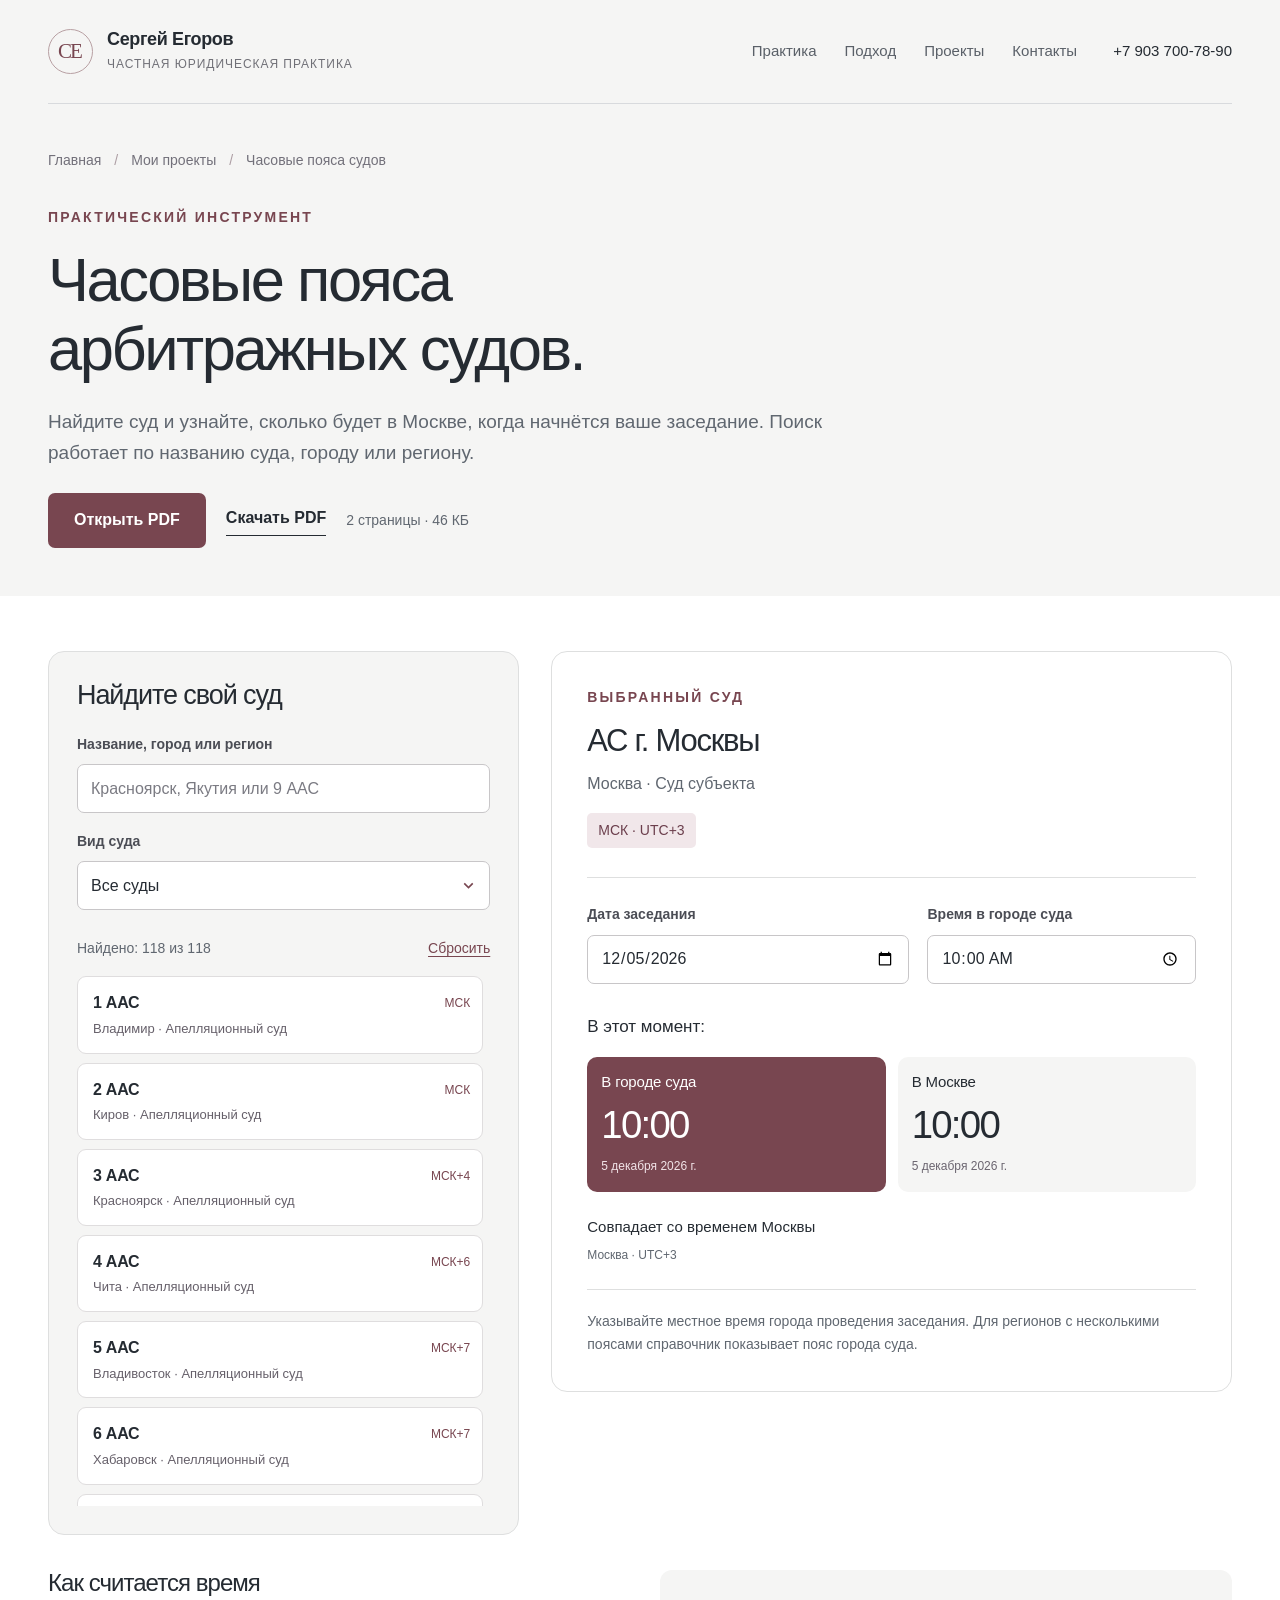
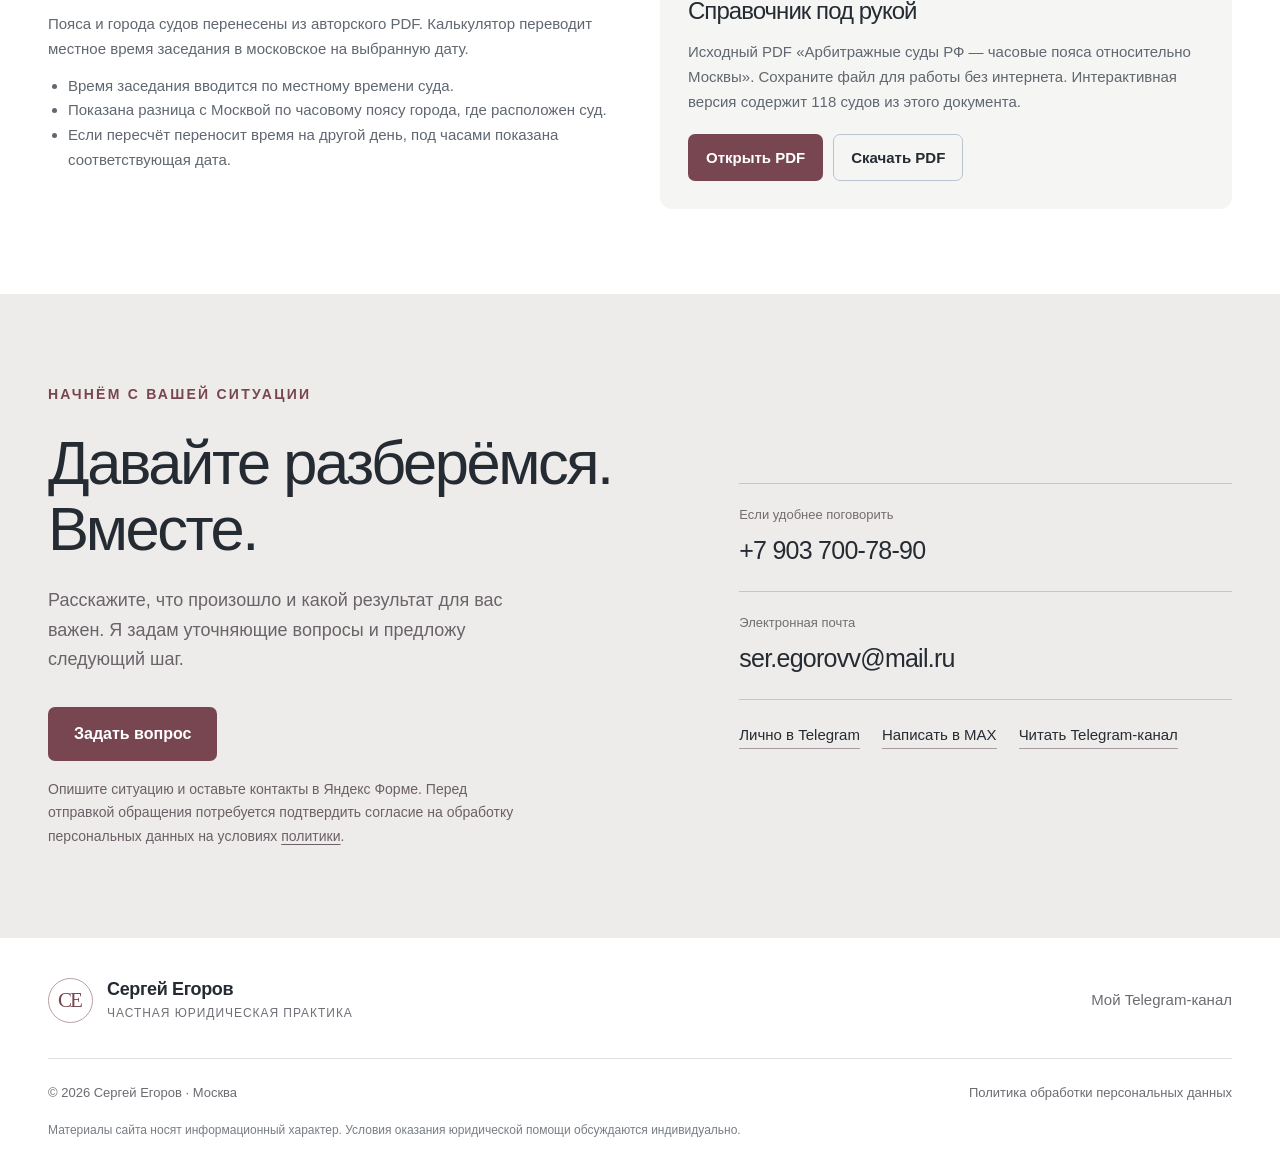
<file: court-timezones.html>
<!doctype html>
<html lang="ru">
<head>
  <meta charset="UTF-8">
  <meta name="viewport" content="width=device-width, initial-scale=1">
  <meta name="theme-color" content="#f5f5f4">
  <title>Часовые пояса арбитражных судов — московское время | Сергей Егоров</title>
  <meta name="description" content="Найдите арбитражный суд по названию, городу или региону. Переведите время заседания в московское время. Авторский PDF для открытия и скачивания.">
  <meta property="og:title" content="Часовые пояса арбитражных судов — Сергей Егоров">
  <meta property="og:description" content="Поиск по 118 судам и перевод времени заседания в московское.">
  <link rel="canonical" href="https://esslaw.ru/court-timezones.html">
  <link rel="icon" href="assets/favicon.svg" type="image/svg+xml">
  <link rel="stylesheet" href="assets/styles.css">
  <link rel="stylesheet" href="assets/court-timezones.css">
  <script src="assets/site.js" defer></script>
  <script src="assets/courts-data.js" defer></script>
  <script src="assets/court-timezones-core.js" defer></script>
  <script src="assets/court-timezones.js" defer></script>
<!-- Yandex.Metrika counter -->
<script type="text/javascript">
    (function(m,e,t,r,i,k,a){
        m[i]=m[i]||function(){(m[i].a=m[i].a||[]).push(arguments)};
        m[i].l=1*new Date();
        for (var j = 0; j < document.scripts.length; j++) {if (document.scripts[j].src === r) { return; }}
        k=e.createElement(t),a=e.getElementsByTagName(t)[0],k.async=1,k.src=r,a.parentNode.insertBefore(k,a)
    })(window, document,'script','https://mc.yandex.ru/metrika/tag.js?id=114683680', 'ym');

    ym(114683680, 'init', {ssr:true, webvisor:true, clickmap:true, ecommerce:"dataLayer", referrer: document.referrer, url: location.href, accurateTrackBounce:true, trackLinks:true});
</script>
<!-- /Yandex.Metrika counter -->
</head>
<body>
<noscript><div><img src="https://mc.yandex.ru/watch/114683680" style="position:absolute; left:-9999px;" alt="" /></div></noscript>
<a class="skip-link" href="#main">Перейти к содержанию</a>
<header class="site-header">
<div class="container header-inner">
<a class="brand" href="/" aria-label="Сергей Егоров — главная">
<span class="brand-mark" aria-hidden="true">СЕ</span>
<span>
<span class="brand-name">Сергей Егоров</span>
<span class="brand-sub">ЧАСТНАЯ ЮРИДИЧЕСКАЯ ПРАКТИКА</span>
</span>
</a>
<nav class="desktop-nav" aria-label="Основная навигация">
<a href="/#services">Практика</a>
<a href="/#approach">Подход</a>
<a href="/#projects">Проекты</a>
<a href="/#contact">Контакты</a>
</nav>
<a class="header-phone" href="tel:+79037007890">+7 903 700-78-90</a>
<button class="menu-toggle" type="button" aria-expanded="false" aria-controls="mobile-menu" aria-label="Открыть меню">
<span>
</span>
<span>
</span>
</button>
</div>
<nav class="mobile-nav" id="mobile-menu" hidden aria-label="Мобильная навигация">
<a href="/#services">Направления практики</a>
<a href="/#approach">Как я работаю</a>
<a href="/#projects">Мои проекты</a>
<a href="/#contact">Контакты</a>
<a href="tel:+79037007890">+7 903 700-78-90</a>
</nav>
</header>
<main id="main">
  <section class="tool-intro">
    <div class="container">
      <nav class="breadcrumbs" aria-label="Хлебные крошки"><a href="/">Главная</a><span aria-hidden="true">/</span><a href="/#projects">Мои проекты</a><span aria-hidden="true">/</span><span>Часовые пояса судов</span></nav>
      <p class="eyebrow blue">Практический инструмент</p>
      <h1>Часовые пояса<br>арбитражных судов.</h1>
      <p class="tool-lead">Найдите суд и узнайте, сколько будет в Москве, когда начнётся ваше заседание. Поиск работает по названию суда, городу или региону.</p>
      <div class="tool-downloads"><a class="btn btn-primary" href="materials/arbitration-courts-timezones.pdf" target="_blank" rel="noopener noreferrer">Открыть PDF</a><a class="text-link" href="materials/arbitration-courts-timezones.pdf" download>Скачать PDF</a><span class="tool-file-meta">2 страницы · 46 КБ</span></div>
    </div>
  </section>
  <section class="tool-body" aria-label="Поиск суда и перевод времени">
    <div class="container">
      <noscript><p class="court-error">Для интерактивного поиска нужен JavaScript. Справочник также доступен в PDF по ссылкам выше.</p></noscript>
      <div class="court-workspace">
        <div class="court-search-panel">
          <h2>Найдите свой суд</h2>
          <div class="court-field"><label for="court-search">Название, город или регион</label><input id="court-search" type="search" placeholder="Красноярск, Якутия или 9 ААС" autocomplete="off" spellcheck="false" aria-controls="court-results"></div>
          <div class="court-field court-filter-field"><label for="court-kind">Вид суда</label><select id="court-kind"><option value="all">Все суды</option><option value="subject">Суды субъектов</option><option value="appeal">Апелляционные суды</option><option value="district">Окружные суды</option></select></div>
          <div class="court-list-toolbar"><p id="court-count" role="status">118 судов в справочнике</p><button class="court-clear" id="clear-court-search" type="button">Сбросить</button></div>
          <ul class="court-list" id="court-results" aria-label="Результаты поиска судов"></ul>
          <p class="court-empty" id="court-empty" hidden>Суд не найден. Попробуйте другое название или город либо сбросьте фильтр вида суда.</p>
        </div>
        <section class="court-result" id="selected-court" tabindex="-1" aria-labelledby="selected-name">
          <p class="eyebrow">Выбранный суд</p>
          <h2 id="selected-name">Выберите суд в списке</h2>
          <p class="selected-city" id="selected-city"></p>
          <span class="selected-zone" id="selected-zone"></span>
          <div class="court-inputs">
            <div class="court-field"><label for="hearing-date">Дата заседания</label><input id="hearing-date" type="date" min="2026-01-01" required></div>
            <div class="court-field"><label for="hearing-time">Время в городе суда</label><input id="hearing-time" type="time" value="10:00" required></div>
          </div>
          <p class="court-error" id="court-error" hidden></p>
          <div id="court-output" hidden>
            <p class="time-caption">В этот момент:</p>
            <div class="court-times">
              <div class="court-time"><h3>В городе суда</h3><strong id="time-court"></strong><p id="date-court"></p></div>
              <div class="court-time"><h3>В Москве</h3><strong id="time-moscow"></strong><p id="date-moscow"></p></div>
            </div>
            <div class="court-differences"><p><span id="moscow-difference"></span><small>Москва · UTC+3</small></p></div>
          </div>
          <p class="court-special-note" id="court-special-note" hidden></p>
          <p class="court-hint">Указывайте местное время города проведения заседания. Для регионов с несколькими поясами справочник показывает пояс города суда.</p>
          <p class="visually-hidden" id="court-announcement" role="status" aria-live="polite"></p>
        </section>
      </div>
      <div class="court-footnotes">
        <div>
          <h2>Как считается время</h2>
          <p>Пояса и города судов перенесены из авторского PDF. Калькулятор переводит местное время заседания в московское на выбранную дату.</p>
          <ul><li>Время заседания вводится по местному времени суда.</li><li>Показана разница с Москвой по часовому поясу города, где расположен суд.</li><li>Если пересчёт переносит время на другой день, под часами показана соответствующая дата.</li></ul>
        </div>
        <div class="court-source">
          <h2>Справочник под рукой</h2>
          <p>Исходный PDF «Арбитражные суды РФ — часовые пояса относительно Москвы». Сохраните файл для работы без интернета. Интерактивная версия содержит 118 судов из этого документа.</p>
          <div class="btn-row"><a class="btn btn-primary" href="materials/arbitration-courts-timezones.pdf" target="_blank" rel="noopener noreferrer">Открыть PDF</a><a class="btn btn-ink" href="materials/arbitration-courts-timezones.pdf" download>Скачать PDF</a></div>
        </div>
      </div>
    </div>
  </section>
  <section class="contact" id="contact">
<div class="container contact-grid">
<div>
<p class="eyebrow">Начнём с вашей ситуации</p>
<h2>Давайте разберёмся.<br>Вместе.</h2>
<p class="contact-description">Расскажите, что произошло и какой результат для вас важен. Я задам уточняющие вопросы и предложу следующий шаг.</p>
<a class="btn btn-light" href="https://forms.yandex.ru/u/6a030946902902001d717bc7/" target="_blank" rel="noopener noreferrer">Задать вопрос</a>
<p class="contact-form-note">Опишите ситуацию и оставьте контакты в Яндекс Форме. Перед отправкой обращения потребуется подтвердить согласие на обработку персональных данных на условиях <a href="privacy-policy.html">политики</a>.</p>
</div>
<div>
<div class="contact-detail">
<span>Если удобнее поговорить</span>
<a href="tel:+79037007890">+7 903 700-78-90</a>
</div>
<div class="contact-detail">
<span>Электронная почта</span>
<a href="mailto:ser.egorovv@mail.ru">ser.egorovv@mail.ru</a>
</div>
<div class="contact-channels">
<a href="https://t.me/sseregorovvv" target="_blank" rel="noopener noreferrer">Лично в Telegram</a>
<a href="https://max.ru/u/f9LHodD0cOLhNkws-c3oZKPmQeLwNkga0IxYN0AjSzu6DAfqa5vbLfKGgpU" target="_blank" rel="noopener noreferrer">Написать в MAX</a>
<a href="https://t.me/esslawyer" target="_blank" rel="noopener noreferrer">Читать Telegram-канал</a>
</div>
</div>
</div>
</section>
</main>
<footer class="footer">
<div class="container">
<div class="footer-top">
<a class="brand" href="/">
<span class="brand-mark" aria-hidden="true">СЕ</span>
<span>
<span class="brand-name">Сергей Егоров</span>
<span class="brand-sub">ЧАСТНАЯ ЮРИДИЧЕСКАЯ ПРАКТИКА</span>
</span>
</a>
<a href="https://t.me/esslawyer" target="_blank" rel="noopener noreferrer">Мой Telegram-канал</a>
</div>
<div class="footer-bottom">
<span>© 2026 Сергей Егоров · Москва</span>
<a href="privacy-policy.html">Политика обработки персональных данных</a>
</div>
<p class="footer-note">Материалы сайта носят информационный характер. Условия оказания юридической помощи обсуждаются индивидуально.</p>
</div>
</footer>
</body>
</html>
</file>
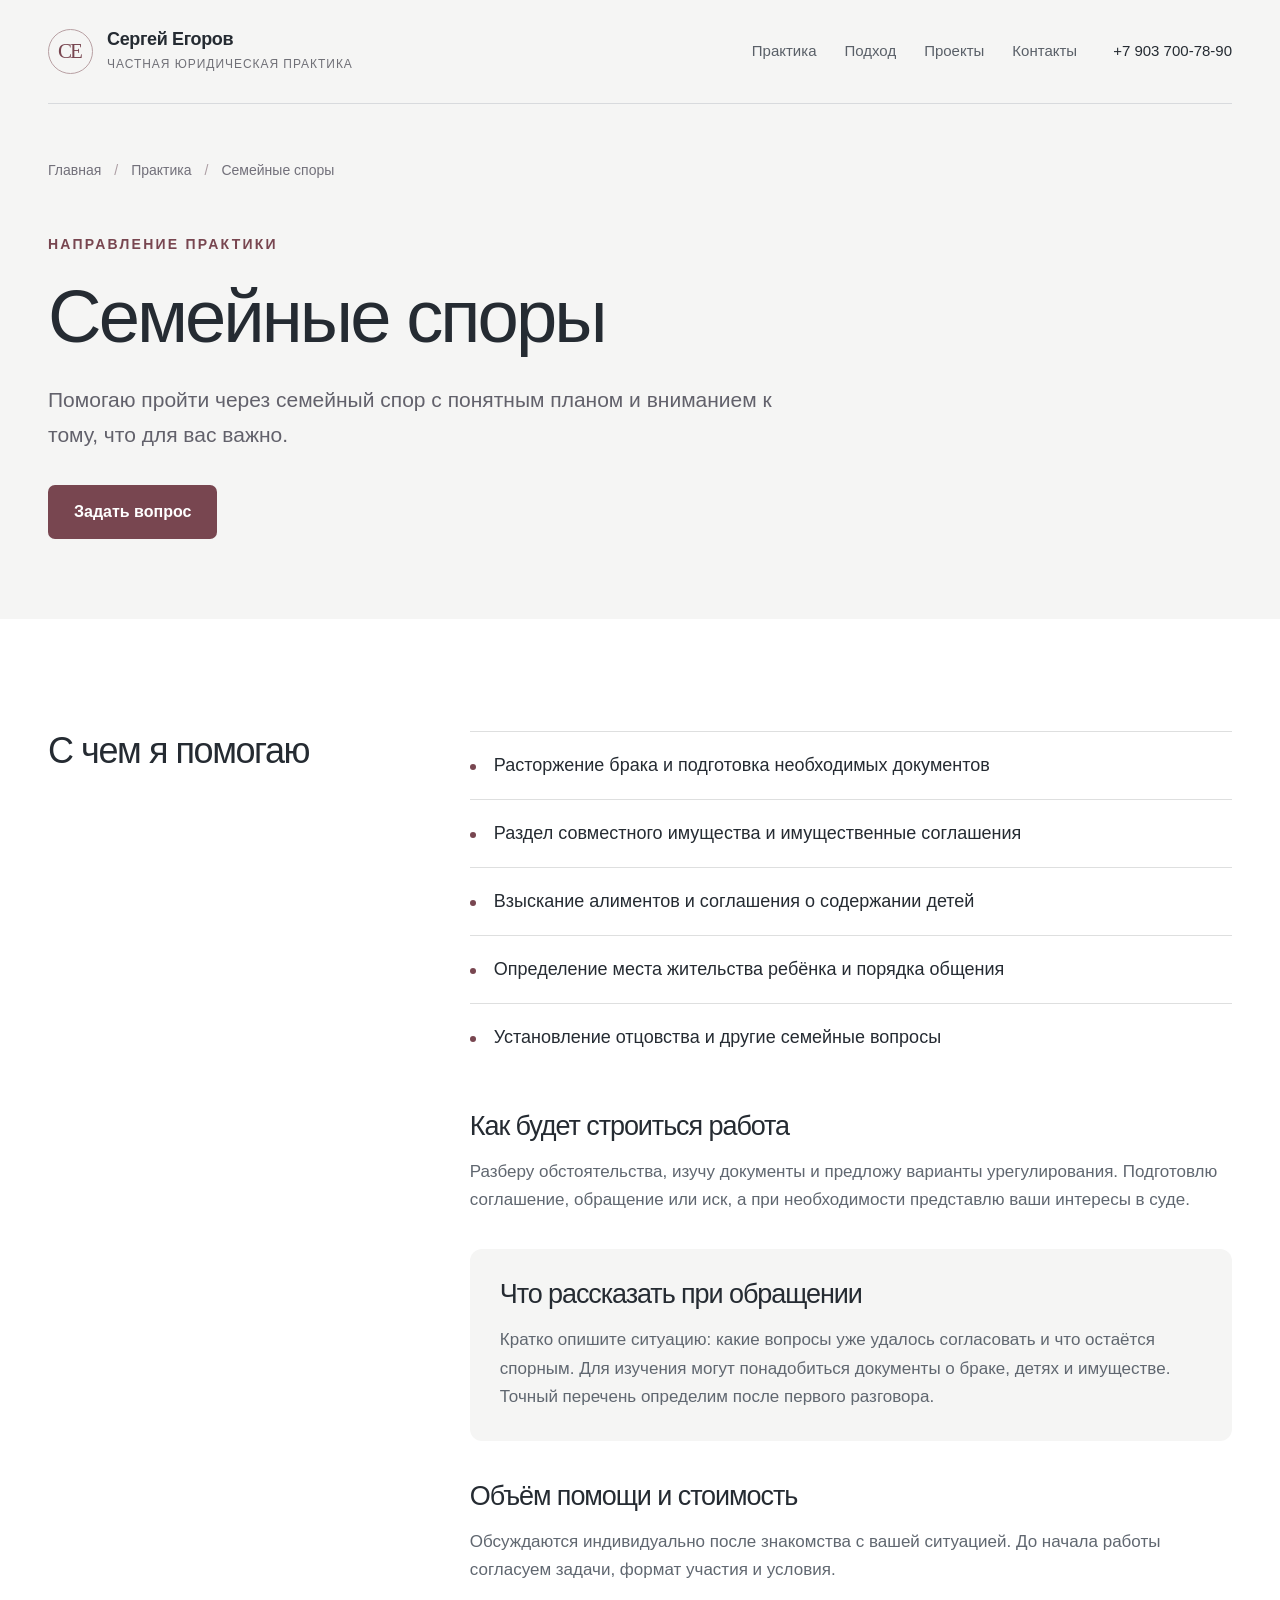
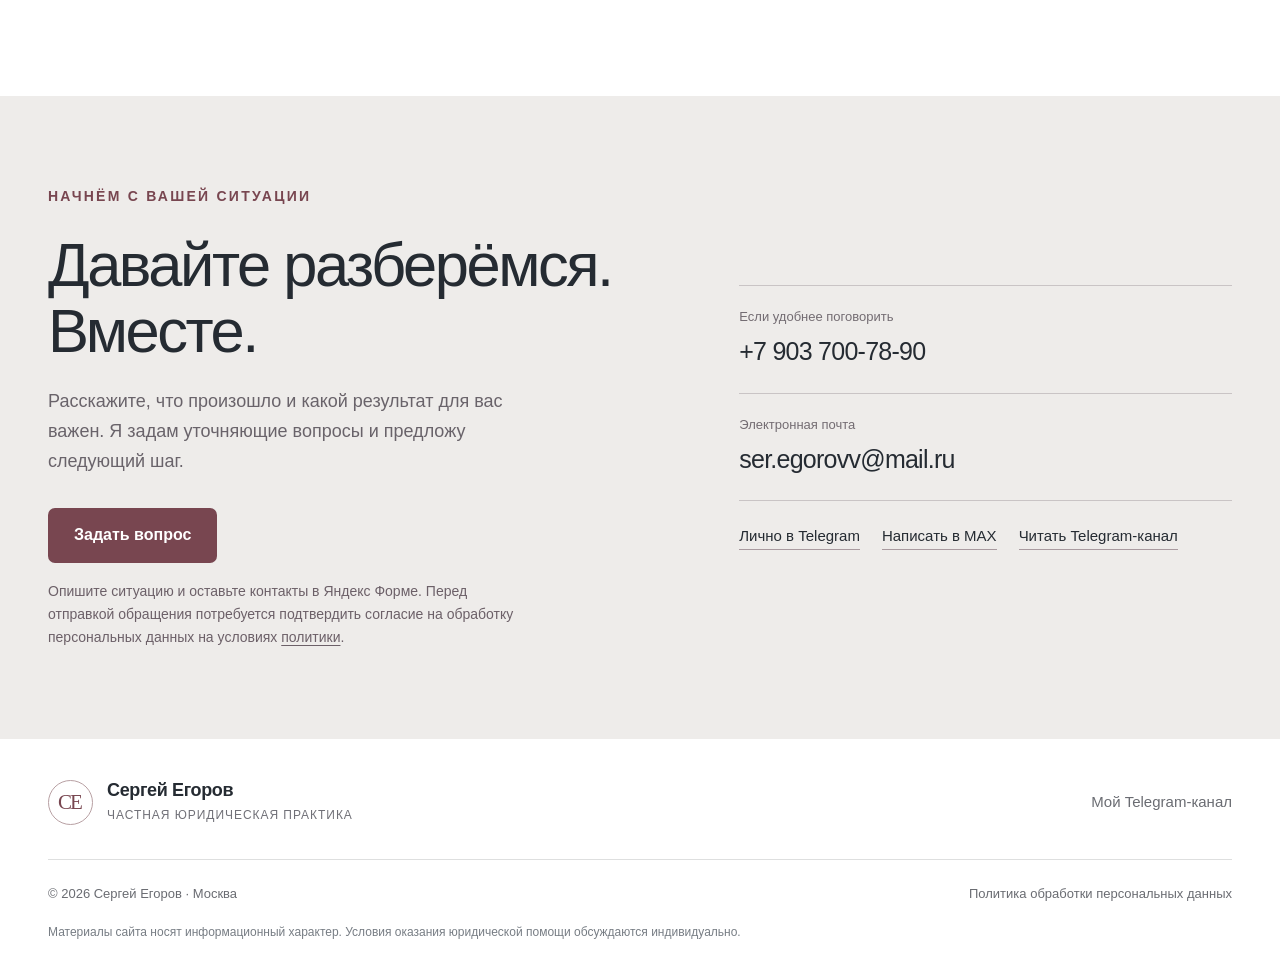
<file: page-razvod.html>
<!doctype html>
<html lang="ru">
<head>
<meta charset="UTF-8">
<meta name="viewport" content="width=device-width,initial-scale=1">
<meta name="theme-color" content="#f5f5f4">
<link rel="canonical" href="https://esslaw.ru/page-razvod.html">
<title>Семейные споры — Сергей Егоров, юрист в Москве</title>
<meta name="description" content="Развод, раздел имущества, алименты и вопросы, связанные с детьми. Юрист Сергей Егоров. Индивидуальный разбор ситуации, подготовка документов и представительство.">
<meta property="og:type" content="website">
<meta property="og:locale" content="ru_RU">
<meta property="og:title" content="Семейные споры — Сергей Егоров, юрист в Москве">
<meta property="og:description" content="Развод, раздел имущества, алименты и вопросы, связанные с детьми. Юрист Сергей Егоров. Индивидуальный разбор ситуации, подготовка документов и представительство.">
<link rel="icon" href="assets/favicon.svg" type="image/svg+xml">
<link rel="stylesheet" href="assets/styles.css">
<script src="assets/site.js" defer>
</script>
<!-- Yandex.Metrika counter -->
<script type="text/javascript">
    (function(m,e,t,r,i,k,a){
        m[i]=m[i]||function(){(m[i].a=m[i].a||[]).push(arguments)};
        m[i].l=1*new Date();
        for (var j = 0; j < document.scripts.length; j++) {if (document.scripts[j].src === r) { return; }}
        k=e.createElement(t),a=e.getElementsByTagName(t)[0],k.async=1,k.src=r,a.parentNode.insertBefore(k,a)
    })(window, document,'script','https://mc.yandex.ru/metrika/tag.js?id=114683680', 'ym');

    ym(114683680, 'init', {ssr:true, webvisor:true, clickmap:true, ecommerce:"dataLayer", referrer: document.referrer, url: location.href, accurateTrackBounce:true, trackLinks:true});
</script>
<!-- /Yandex.Metrika counter -->
</head>
<body>
<noscript><div><img src="https://mc.yandex.ru/watch/114683680" style="position:absolute; left:-9999px;" alt="" /></div></noscript>
<a class="skip-link" href="#main">Перейти к содержанию</a>
<header class="site-header">
<div class="container header-inner">
<a class="brand" href="/" aria-label="Сергей Егоров — главная">
<span class="brand-mark" aria-hidden="true">СЕ</span>
<span>
<span class="brand-name">Сергей Егоров</span>
<span class="brand-sub">ЧАСТНАЯ ЮРИДИЧЕСКАЯ ПРАКТИКА</span>
</span>
</a>
<nav class="desktop-nav" aria-label="Основная навигация">
<a href="/#services">Практика</a>
<a href="/#approach">Подход</a>
<a href="/#projects">Проекты</a>
<a href="/#contact">Контакты</a>
</nav>
<a class="header-phone" href="tel:+79037007890">+7 903 700-78-90</a>
<button class="menu-toggle" type="button" aria-expanded="false" aria-controls="mobile-menu" aria-label="Открыть меню">
<span>
</span>
<span>
</span>
</button>
</div>
<nav class="mobile-nav" id="mobile-menu" hidden aria-label="Мобильная навигация">
<a href="/#services">Направления практики</a>
<a href="/#approach">Как я работаю</a>
<a href="/#projects">Мои проекты</a>
<a href="/#contact">Контакты</a>
<a href="tel:+79037007890">+7 903 700-78-90</a>
</nav>
</header>
<main id="main">
<section class="detail-hero">
<div class="container">
<nav class="breadcrumbs" aria-label="Хлебные крошки">
<a href="/">Главная</a>
<span aria-hidden="true">/</span>
<a href="/#services">Практика</a>
<span aria-hidden="true">/</span>
<span>Семейные споры</span>
</nav>
<p class="eyebrow">Направление практики</p>
<h1>Семейные споры</h1>
<p class="lead">Помогаю пройти через семейный спор с понятным планом и вниманием к тому, что для вас важно.</p>
<a class="btn btn-primary" href="https://forms.yandex.ru/u/6a030946902902001d717bc7/" target="_blank" rel="noopener noreferrer">Задать вопрос</a>
</div>
</section>
<section class="section">
<div class="container detail-grid">
<h2>С чем я помогаю</h2>
<div class="content-prose">
<ul>
<li>Расторжение брака и подготовка необходимых документов</li>
<li>Раздел совместного имущества и имущественные соглашения</li>
<li>Взыскание алиментов и соглашения о содержании детей</li>
<li>Определение места жительства ребёнка и порядка общения</li>
<li>Установление отцовства и другие семейные вопросы</li>
</ul>
<h3>Как будет строиться работа</h3>
<p>Разберу обстоятельства, изучу документы и предложу варианты урегулирования. Подготовлю соглашение, обращение или иск, а при необходимости представлю ваши интересы в суде.</p>
<div class="preparation">
<h3>Что рассказать при обращении</h3>
<p>Кратко опишите ситуацию: какие вопросы уже удалось согласовать и что остаётся спорным. Для изучения могут понадобиться документы о браке, детях и имуществе. Точный перечень определим после первого разговора.</p>
</div>
<h3>Объём помощи и стоимость</h3>
<p>Обсуждаются индивидуально после знакомства с вашей ситуацией. До начала работы согласуем задачи, формат участия и условия.</p>
</div>
</div>
</section>
<section class="contact" id="contact">
<div class="container contact-grid">
<div>
<p class="eyebrow">Начнём с вашей ситуации</p>
<h2>Давайте разберёмся.<br>Вместе.</h2>
<p class="contact-description">Расскажите, что произошло и какой результат для вас важен. Я задам уточняющие вопросы и предложу следующий шаг.</p>
<a class="btn btn-light" href="https://forms.yandex.ru/u/6a030946902902001d717bc7/" target="_blank" rel="noopener noreferrer">Задать вопрос</a>
<p class="contact-form-note">Опишите ситуацию и оставьте контакты в Яндекс Форме. Перед отправкой обращения потребуется подтвердить согласие на обработку персональных данных на условиях <a href="privacy-policy.html">политики</a>.</p>
</div>
<div>
<div class="contact-detail">
<span>Если удобнее поговорить</span>
<a href="tel:+79037007890">+7 903 700-78-90</a>
</div>
<div class="contact-detail">
<span>Электронная почта</span>
<a href="mailto:ser.egorovv@mail.ru">ser.egorovv@mail.ru</a>
</div>
<div class="contact-channels">
<a href="https://t.me/sseregorovvv" target="_blank" rel="noopener noreferrer">Лично в Telegram</a>
<a href="https://max.ru/u/f9LHodD0cOLhNkws-c3oZKPmQeLwNkga0IxYN0AjSzu6DAfqa5vbLfKGgpU" target="_blank" rel="noopener noreferrer">Написать в MAX</a>
<a href="https://t.me/esslawyer" target="_blank" rel="noopener noreferrer">Читать Telegram-канал</a>
</div>
</div>
</div>
</section>
</main>
<footer class="footer">
<div class="container">
<div class="footer-top">
<a class="brand" href="/">
<span class="brand-mark" aria-hidden="true">СЕ</span>
<span>
<span class="brand-name">Сергей Егоров</span>
<span class="brand-sub">ЧАСТНАЯ ЮРИДИЧЕСКАЯ ПРАКТИКА</span>
</span>
</a>
<a href="https://t.me/esslawyer" target="_blank" rel="noopener noreferrer">Мой Telegram-канал</a>
</div>
<div class="footer-bottom">
<span>© 2026 Сергей Егоров · Москва</span>
<a href="privacy-policy.html">Политика обработки персональных данных</a>
</div>
<p class="footer-note">Материалы сайта носят информационный характер. Условия оказания юридической помощи обсуждаются индивидуально.</p>
</div>
</footer>
</body>
</html>
</file>
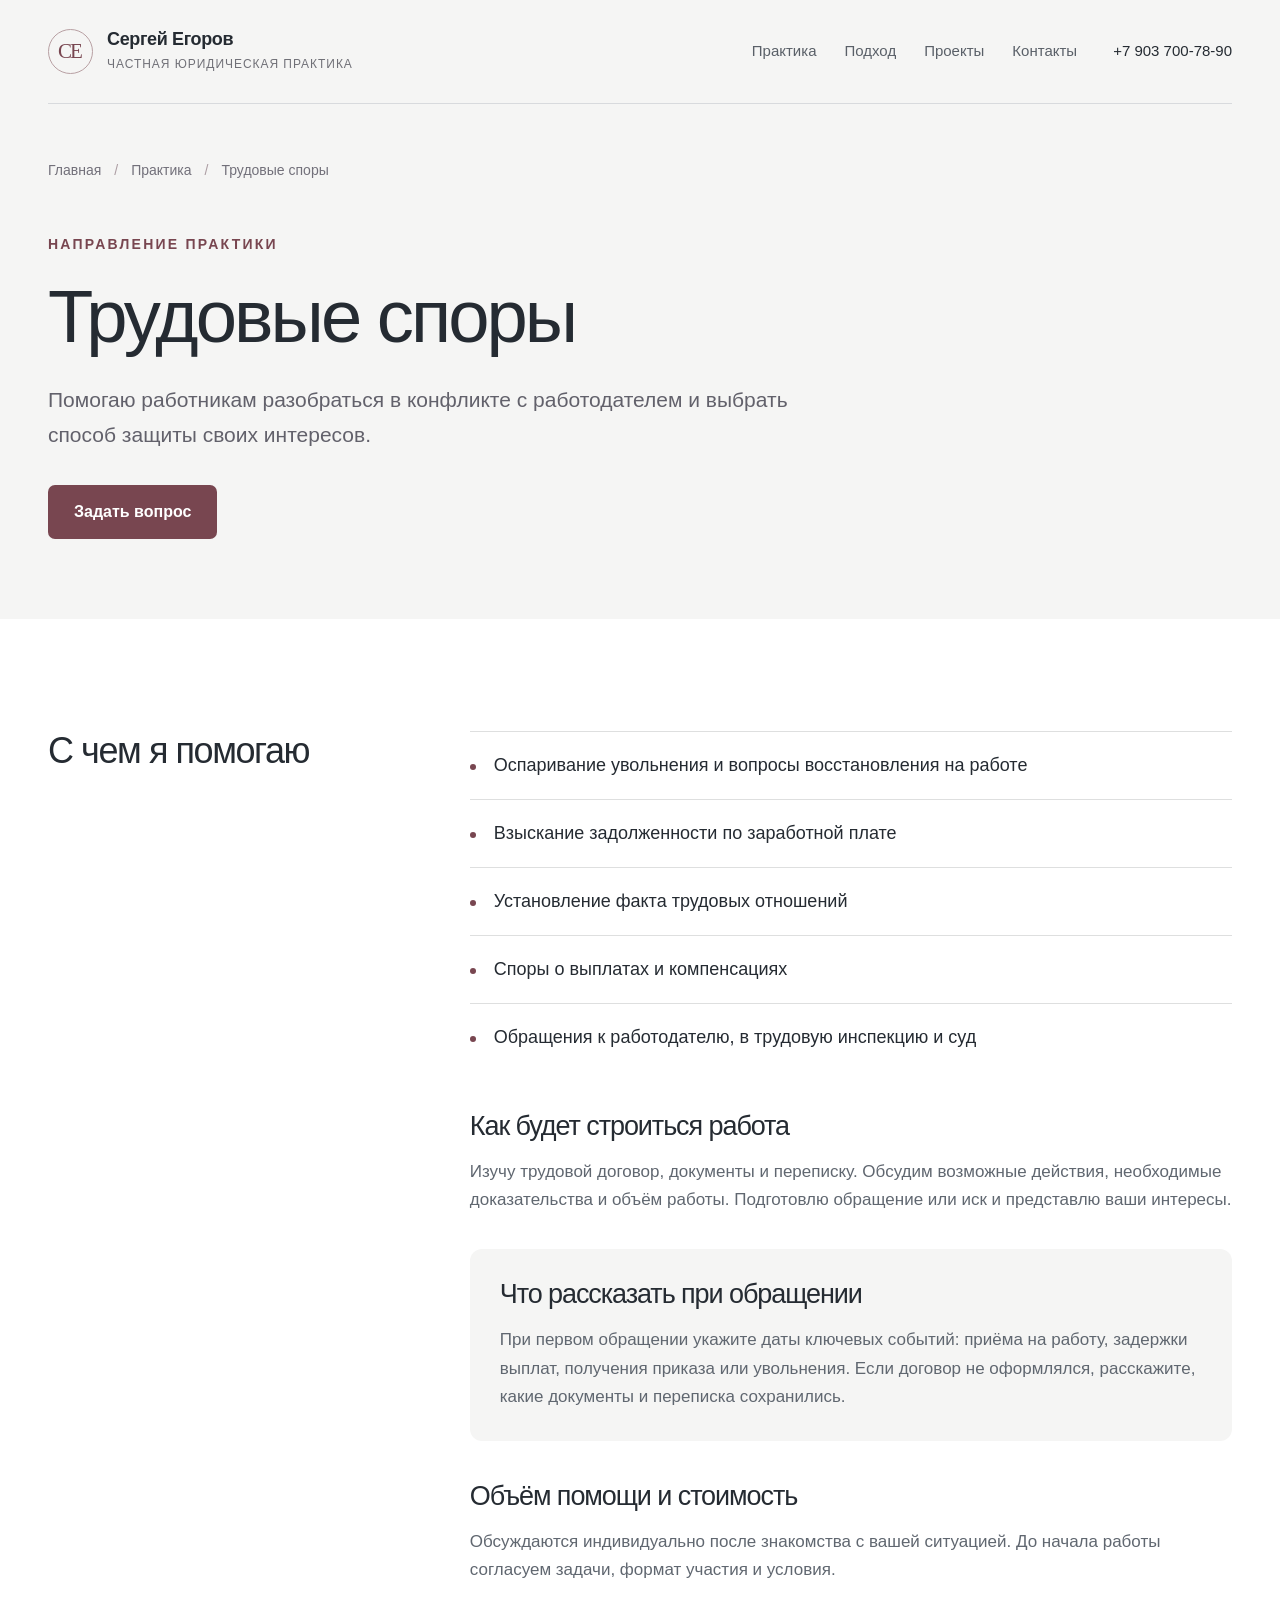
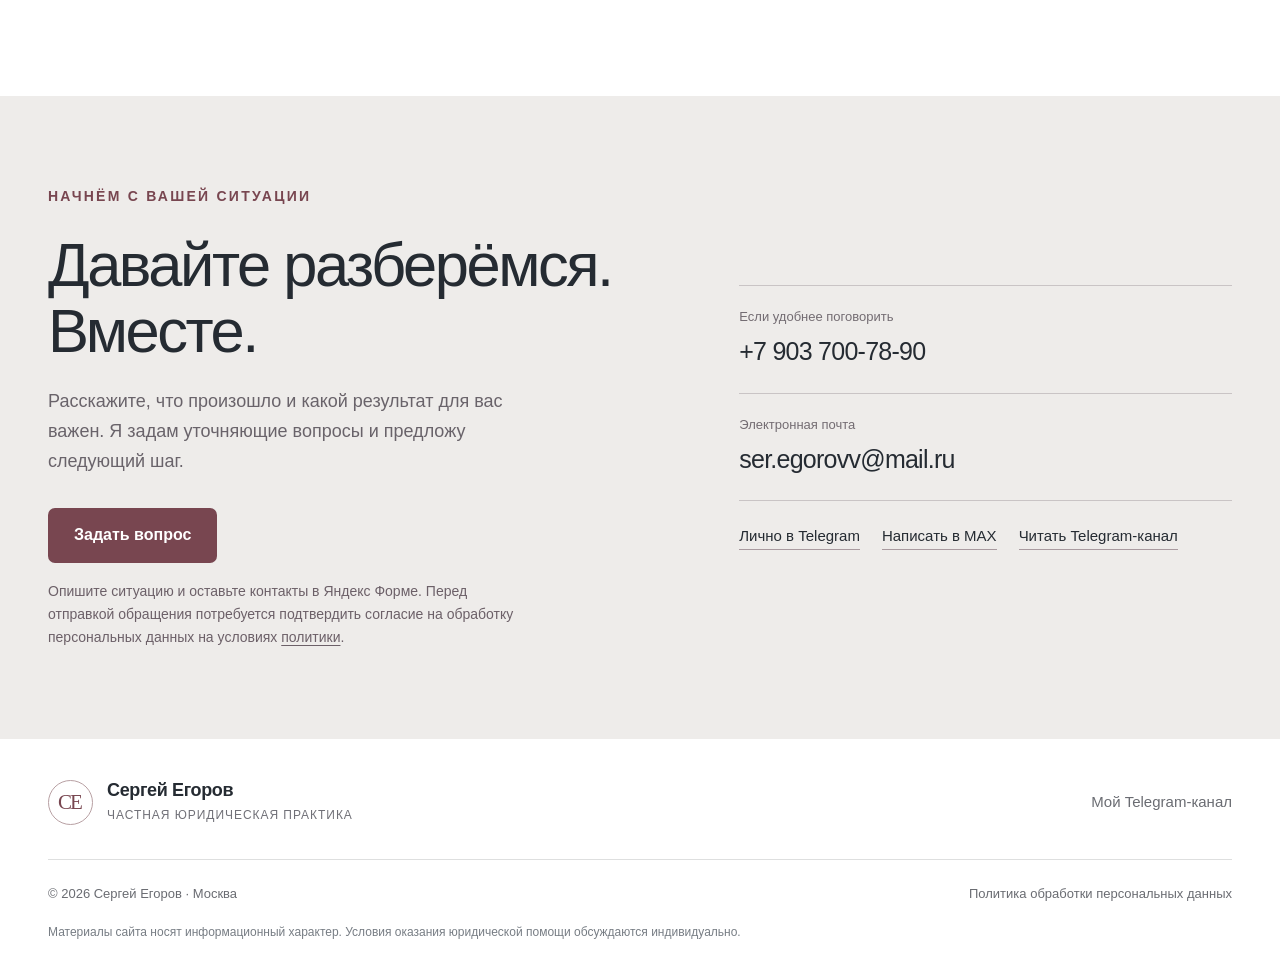
<file: page-trud.html>
<!doctype html>
<html lang="ru">
<head>
<meta charset="UTF-8">
<meta name="viewport" content="width=device-width,initial-scale=1">
<meta name="theme-color" content="#f5f5f4">
<link rel="canonical" href="https://esslaw.ru/page-trud.html">
<title>Трудовые споры — Сергей Егоров, юрист в Москве</title>
<meta name="description" content="Незаконное увольнение, невыплата зарплаты, работа без оформления и компенсации. Юрист Сергей Егоров. Индивидуальный разбор ситуации, подготовка документов и представительство.">
<meta property="og:type" content="website">
<meta property="og:locale" content="ru_RU">
<meta property="og:title" content="Трудовые споры — Сергей Егоров, юрист в Москве">
<meta property="og:description" content="Незаконное увольнение, невыплата зарплаты, работа без оформления и компенсации. Юрист Сергей Егоров. Индивидуальный разбор ситуации, подготовка документов и представительство.">
<link rel="icon" href="assets/favicon.svg" type="image/svg+xml">
<link rel="stylesheet" href="assets/styles.css">
<script src="assets/site.js" defer>
</script>
<!-- Yandex.Metrika counter -->
<script type="text/javascript">
    (function(m,e,t,r,i,k,a){
        m[i]=m[i]||function(){(m[i].a=m[i].a||[]).push(arguments)};
        m[i].l=1*new Date();
        for (var j = 0; j < document.scripts.length; j++) {if (document.scripts[j].src === r) { return; }}
        k=e.createElement(t),a=e.getElementsByTagName(t)[0],k.async=1,k.src=r,a.parentNode.insertBefore(k,a)
    })(window, document,'script','https://mc.yandex.ru/metrika/tag.js?id=114683680', 'ym');

    ym(114683680, 'init', {ssr:true, webvisor:true, clickmap:true, ecommerce:"dataLayer", referrer: document.referrer, url: location.href, accurateTrackBounce:true, trackLinks:true});
</script>
<!-- /Yandex.Metrika counter -->
</head>
<body>
<noscript><div><img src="https://mc.yandex.ru/watch/114683680" style="position:absolute; left:-9999px;" alt="" /></div></noscript>
<a class="skip-link" href="#main">Перейти к содержанию</a>
<header class="site-header">
<div class="container header-inner">
<a class="brand" href="/" aria-label="Сергей Егоров — главная">
<span class="brand-mark" aria-hidden="true">СЕ</span>
<span>
<span class="brand-name">Сергей Егоров</span>
<span class="brand-sub">ЧАСТНАЯ ЮРИДИЧЕСКАЯ ПРАКТИКА</span>
</span>
</a>
<nav class="desktop-nav" aria-label="Основная навигация">
<a href="/#services">Практика</a>
<a href="/#approach">Подход</a>
<a href="/#projects">Проекты</a>
<a href="/#contact">Контакты</a>
</nav>
<a class="header-phone" href="tel:+79037007890">+7 903 700-78-90</a>
<button class="menu-toggle" type="button" aria-expanded="false" aria-controls="mobile-menu" aria-label="Открыть меню">
<span>
</span>
<span>
</span>
</button>
</div>
<nav class="mobile-nav" id="mobile-menu" hidden aria-label="Мобильная навигация">
<a href="/#services">Направления практики</a>
<a href="/#approach">Как я работаю</a>
<a href="/#projects">Мои проекты</a>
<a href="/#contact">Контакты</a>
<a href="tel:+79037007890">+7 903 700-78-90</a>
</nav>
</header>
<main id="main">
<section class="detail-hero">
<div class="container">
<nav class="breadcrumbs" aria-label="Хлебные крошки">
<a href="/">Главная</a>
<span aria-hidden="true">/</span>
<a href="/#services">Практика</a>
<span aria-hidden="true">/</span>
<span>Трудовые споры</span>
</nav>
<p class="eyebrow">Направление практики</p>
<h1>Трудовые споры</h1>
<p class="lead">Помогаю работникам разобраться в конфликте с работодателем и выбрать способ защиты своих интересов.</p>
<a class="btn btn-primary" href="https://forms.yandex.ru/u/6a030946902902001d717bc7/" target="_blank" rel="noopener noreferrer">Задать вопрос</a>
</div>
</section>
<section class="section">
<div class="container detail-grid">
<h2>С чем я помогаю</h2>
<div class="content-prose">
<ul>
<li>Оспаривание увольнения и вопросы восстановления на работе</li>
<li>Взыскание задолженности по заработной плате</li>
<li>Установление факта трудовых отношений</li>
<li>Споры о выплатах и компенсациях</li>
<li>Обращения к работодателю, в трудовую инспекцию и суд</li>
</ul>
<h3>Как будет строиться работа</h3>
<p>Изучу трудовой договор, документы и переписку. Обсудим возможные действия, необходимые доказательства и объём работы. Подготовлю обращение или иск и представлю ваши интересы.</p>
<div class="preparation">
<h3>Что рассказать при обращении</h3>
<p>При первом обращении укажите даты ключевых событий: приёма на работу, задержки выплат, получения приказа или увольнения. Если договор не оформлялся, расскажите, какие документы и переписка сохранились.</p>
</div>
<h3>Объём помощи и стоимость</h3>
<p>Обсуждаются индивидуально после знакомства с вашей ситуацией. До начала работы согласуем задачи, формат участия и условия.</p>
</div>
</div>
</section>
<section class="contact" id="contact">
<div class="container contact-grid">
<div>
<p class="eyebrow">Начнём с вашей ситуации</p>
<h2>Давайте разберёмся.<br>Вместе.</h2>
<p class="contact-description">Расскажите, что произошло и какой результат для вас важен. Я задам уточняющие вопросы и предложу следующий шаг.</p>
<a class="btn btn-light" href="https://forms.yandex.ru/u/6a030946902902001d717bc7/" target="_blank" rel="noopener noreferrer">Задать вопрос</a>
<p class="contact-form-note">Опишите ситуацию и оставьте контакты в Яндекс Форме. Перед отправкой обращения потребуется подтвердить согласие на обработку персональных данных на условиях <a href="privacy-policy.html">политики</a>.</p>
</div>
<div>
<div class="contact-detail">
<span>Если удобнее поговорить</span>
<a href="tel:+79037007890">+7 903 700-78-90</a>
</div>
<div class="contact-detail">
<span>Электронная почта</span>
<a href="mailto:ser.egorovv@mail.ru">ser.egorovv@mail.ru</a>
</div>
<div class="contact-channels">
<a href="https://t.me/sseregorovvv" target="_blank" rel="noopener noreferrer">Лично в Telegram</a>
<a href="https://max.ru/u/f9LHodD0cOLhNkws-c3oZKPmQeLwNkga0IxYN0AjSzu6DAfqa5vbLfKGgpU" target="_blank" rel="noopener noreferrer">Написать в MAX</a>
<a href="https://t.me/esslawyer" target="_blank" rel="noopener noreferrer">Читать Telegram-канал</a>
</div>
</div>
</div>
</section>
</main>
<footer class="footer">
<div class="container">
<div class="footer-top">
<a class="brand" href="/">
<span class="brand-mark" aria-hidden="true">СЕ</span>
<span>
<span class="brand-name">Сергей Егоров</span>
<span class="brand-sub">ЧАСТНАЯ ЮРИДИЧЕСКАЯ ПРАКТИКА</span>
</span>
</a>
<a href="https://t.me/esslawyer" target="_blank" rel="noopener noreferrer">Мой Telegram-канал</a>
</div>
<div class="footer-bottom">
<span>© 2026 Сергей Егоров · Москва</span>
<a href="privacy-policy.html">Политика обработки персональных данных</a>
</div>
<p class="footer-note">Материалы сайта носят информационный характер. Условия оказания юридической помощи обсуждаются индивидуально.</p>
</div>
</footer>
</body>
</html>
</file>
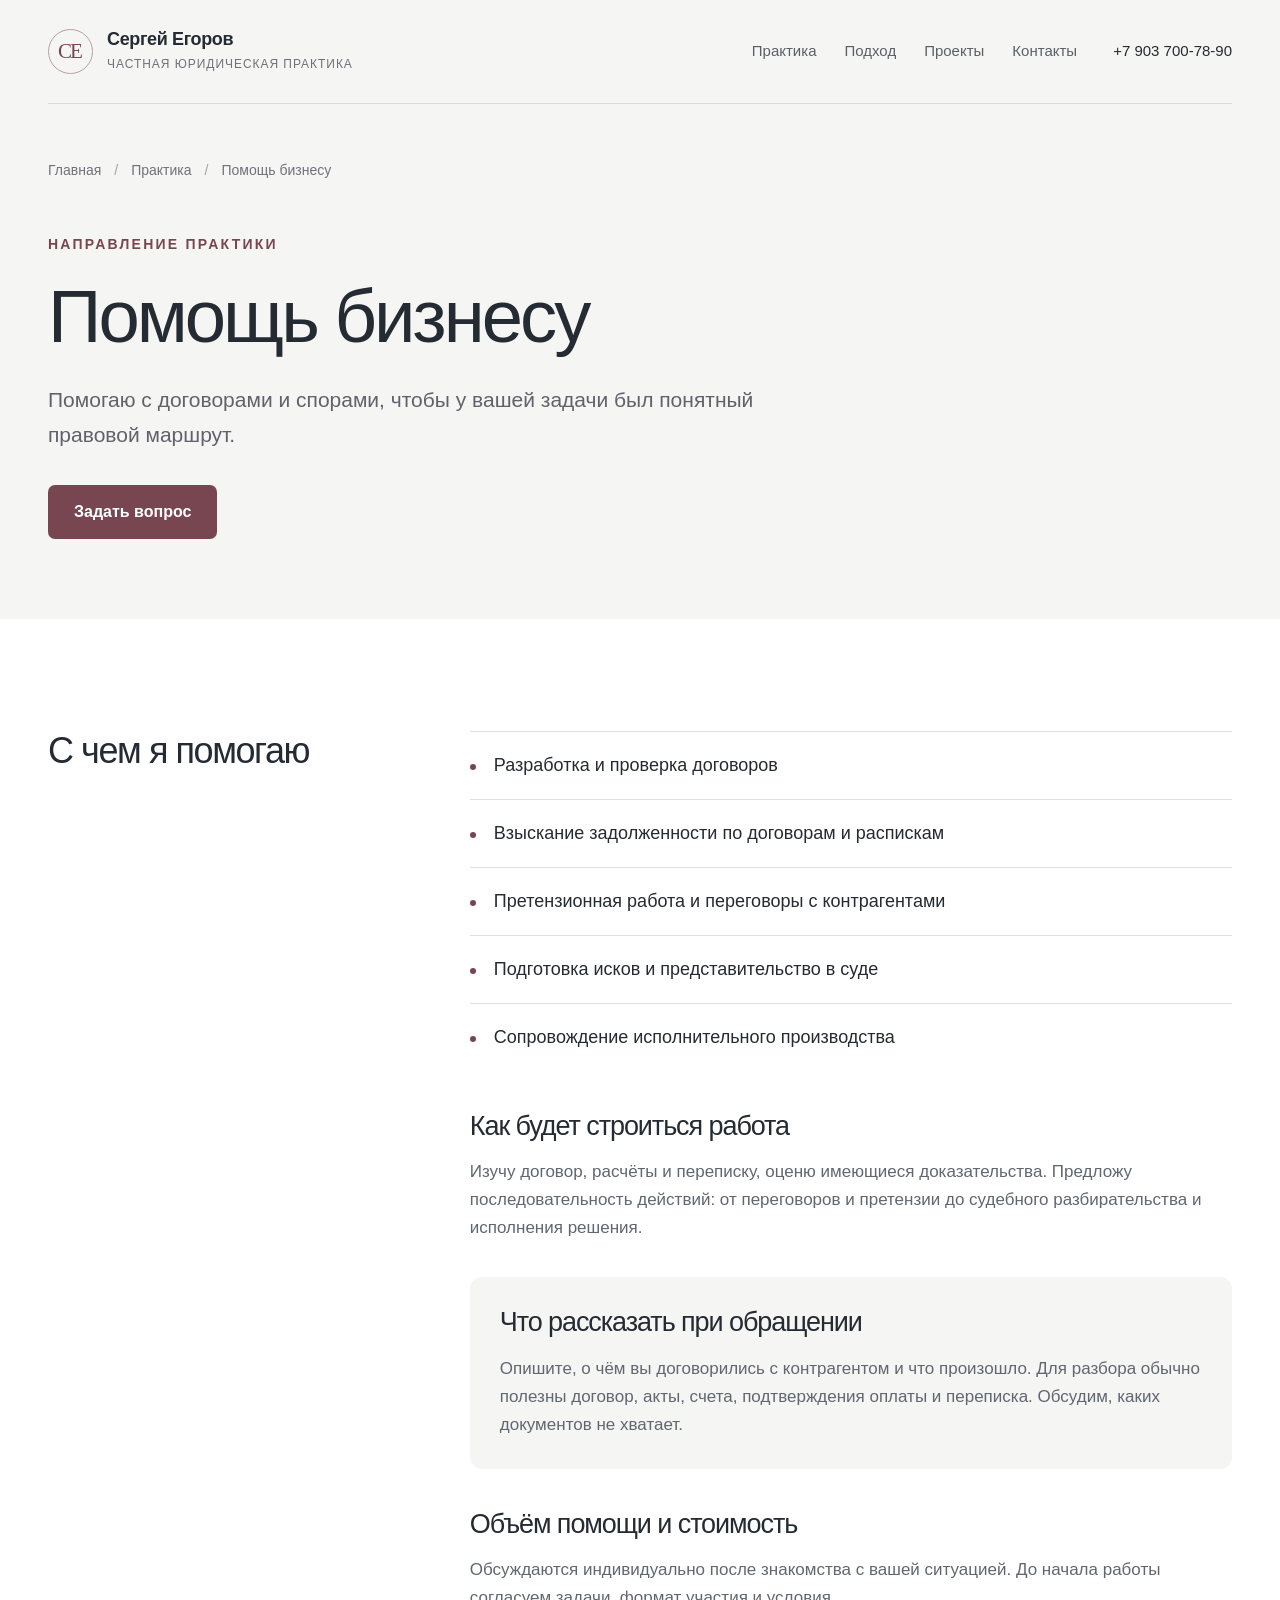
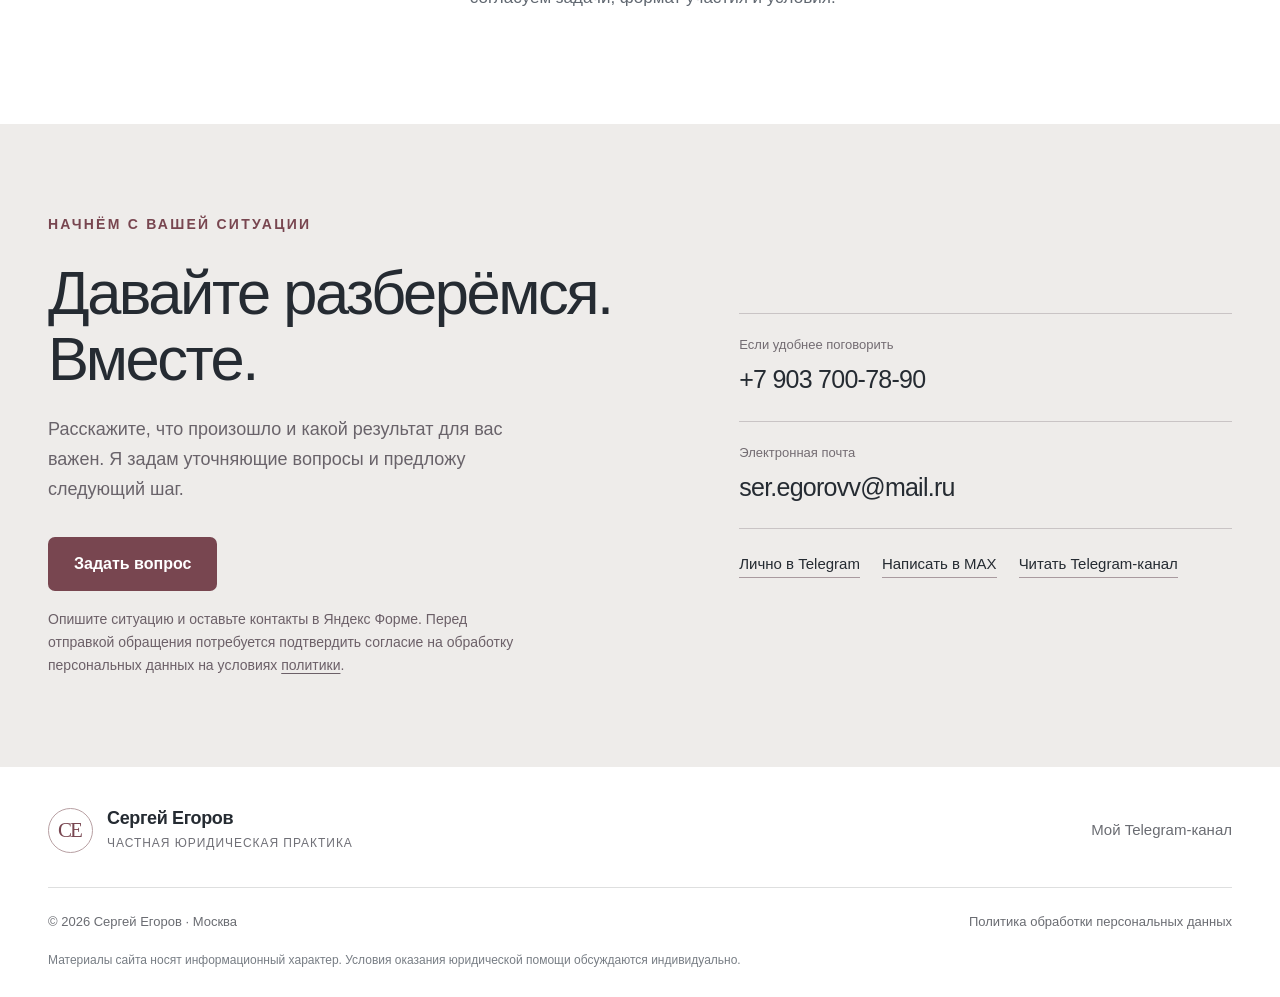
<file: page-vziskanie.html>
<!doctype html>
<html lang="ru">
<head>
<meta charset="UTF-8">
<meta name="viewport" content="width=device-width,initial-scale=1">
<meta name="theme-color" content="#f5f5f4">
<link rel="canonical" href="https://esslaw.ru/page-vziskanie.html">
<title>Помощь бизнесу — Сергей Егоров, юрист в Москве</title>
<meta name="description" content="Договоры, взыскание задолженности, споры с контрагентами и сопровождение бизнеса. Юрист Сергей Егоров. Индивидуальный разбор ситуации, подготовка документов и представительство.">
<meta property="og:type" content="website">
<meta property="og:locale" content="ru_RU">
<meta property="og:title" content="Помощь бизнесу — Сергей Егоров, юрист в Москве">
<meta property="og:description" content="Договоры, взыскание задолженности, споры с контрагентами и сопровождение бизнеса. Юрист Сергей Егоров. Индивидуальный разбор ситуации, подготовка документов и представительство.">
<link rel="icon" href="assets/favicon.svg" type="image/svg+xml">
<link rel="stylesheet" href="assets/styles.css">
<script src="assets/site.js" defer>
</script>
<!-- Yandex.Metrika counter -->
<script type="text/javascript">
    (function(m,e,t,r,i,k,a){
        m[i]=m[i]||function(){(m[i].a=m[i].a||[]).push(arguments)};
        m[i].l=1*new Date();
        for (var j = 0; j < document.scripts.length; j++) {if (document.scripts[j].src === r) { return; }}
        k=e.createElement(t),a=e.getElementsByTagName(t)[0],k.async=1,k.src=r,a.parentNode.insertBefore(k,a)
    })(window, document,'script','https://mc.yandex.ru/metrika/tag.js?id=114683680', 'ym');

    ym(114683680, 'init', {ssr:true, webvisor:true, clickmap:true, ecommerce:"dataLayer", referrer: document.referrer, url: location.href, accurateTrackBounce:true, trackLinks:true});
</script>
<!-- /Yandex.Metrika counter -->
</head>
<body>
<noscript><div><img src="https://mc.yandex.ru/watch/114683680" style="position:absolute; left:-9999px;" alt="" /></div></noscript>
<a class="skip-link" href="#main">Перейти к содержанию</a>
<header class="site-header">
<div class="container header-inner">
<a class="brand" href="/" aria-label="Сергей Егоров — главная">
<span class="brand-mark" aria-hidden="true">СЕ</span>
<span>
<span class="brand-name">Сергей Егоров</span>
<span class="brand-sub">ЧАСТНАЯ ЮРИДИЧЕСКАЯ ПРАКТИКА</span>
</span>
</a>
<nav class="desktop-nav" aria-label="Основная навигация">
<a href="/#services">Практика</a>
<a href="/#approach">Подход</a>
<a href="/#projects">Проекты</a>
<a href="/#contact">Контакты</a>
</nav>
<a class="header-phone" href="tel:+79037007890">+7 903 700-78-90</a>
<button class="menu-toggle" type="button" aria-expanded="false" aria-controls="mobile-menu" aria-label="Открыть меню">
<span>
</span>
<span>
</span>
</button>
</div>
<nav class="mobile-nav" id="mobile-menu" hidden aria-label="Мобильная навигация">
<a href="/#services">Направления практики</a>
<a href="/#approach">Как я работаю</a>
<a href="/#projects">Мои проекты</a>
<a href="/#contact">Контакты</a>
<a href="tel:+79037007890">+7 903 700-78-90</a>
</nav>
</header>
<main id="main">
<section class="detail-hero">
<div class="container">
<nav class="breadcrumbs" aria-label="Хлебные крошки">
<a href="/">Главная</a>
<span aria-hidden="true">/</span>
<a href="/#services">Практика</a>
<span aria-hidden="true">/</span>
<span>Помощь бизнесу</span>
</nav>
<p class="eyebrow">Направление практики</p>
<h1>Помощь бизнесу</h1>
<p class="lead">Помогаю с договорами и спорами, чтобы у вашей задачи был понятный правовой маршрут.</p>
<a class="btn btn-primary" href="https://forms.yandex.ru/u/6a030946902902001d717bc7/" target="_blank" rel="noopener noreferrer">Задать вопрос</a>
</div>
</section>
<section class="section">
<div class="container detail-grid">
<h2>С чем я помогаю</h2>
<div class="content-prose">
<ul>
<li>Разработка и проверка договоров</li>
<li>Взыскание задолженности по договорам и распискам</li>
<li>Претензионная работа и переговоры с контрагентами</li>
<li>Подготовка исков и представительство в суде</li>
<li>Сопровождение исполнительного производства</li>
</ul>
<h3>Как будет строиться работа</h3>
<p>Изучу договор, расчёты и переписку, оценю имеющиеся доказательства. Предложу последовательность действий: от переговоров и претензии до судебного разбирательства и исполнения решения.</p>
<div class="preparation">
<h3>Что рассказать при обращении</h3>
<p>Опишите, о чём вы договорились с контрагентом и что произошло. Для разбора обычно полезны договор, акты, счета, подтверждения оплаты и переписка. Обсудим, каких документов не хватает.</p>
</div>
<h3>Объём помощи и стоимость</h3>
<p>Обсуждаются индивидуально после знакомства с вашей ситуацией. До начала работы согласуем задачи, формат участия и условия.</p>
</div>
</div>
</section>
<section class="contact" id="contact">
<div class="container contact-grid">
<div>
<p class="eyebrow">Начнём с вашей ситуации</p>
<h2>Давайте разберёмся.<br>Вместе.</h2>
<p class="contact-description">Расскажите, что произошло и какой результат для вас важен. Я задам уточняющие вопросы и предложу следующий шаг.</p>
<a class="btn btn-light" href="https://forms.yandex.ru/u/6a030946902902001d717bc7/" target="_blank" rel="noopener noreferrer">Задать вопрос</a>
<p class="contact-form-note">Опишите ситуацию и оставьте контакты в Яндекс Форме. Перед отправкой обращения потребуется подтвердить согласие на обработку персональных данных на условиях <a href="privacy-policy.html">политики</a>.</p>
</div>
<div>
<div class="contact-detail">
<span>Если удобнее поговорить</span>
<a href="tel:+79037007890">+7 903 700-78-90</a>
</div>
<div class="contact-detail">
<span>Электронная почта</span>
<a href="mailto:ser.egorovv@mail.ru">ser.egorovv@mail.ru</a>
</div>
<div class="contact-channels">
<a href="https://t.me/sseregorovvv" target="_blank" rel="noopener noreferrer">Лично в Telegram</a>
<a href="https://max.ru/u/f9LHodD0cOLhNkws-c3oZKPmQeLwNkga0IxYN0AjSzu6DAfqa5vbLfKGgpU" target="_blank" rel="noopener noreferrer">Написать в MAX</a>
<a href="https://t.me/esslawyer" target="_blank" rel="noopener noreferrer">Читать Telegram-канал</a>
</div>
</div>
</div>
</section>
</main>
<footer class="footer">
<div class="container">
<div class="footer-top">
<a class="brand" href="/">
<span class="brand-mark" aria-hidden="true">СЕ</span>
<span>
<span class="brand-name">Сергей Егоров</span>
<span class="brand-sub">ЧАСТНАЯ ЮРИДИЧЕСКАЯ ПРАКТИКА</span>
</span>
</a>
<a href="https://t.me/esslawyer" target="_blank" rel="noopener noreferrer">Мой Telegram-канал</a>
</div>
<div class="footer-bottom">
<span>© 2026 Сергей Егоров · Москва</span>
<a href="privacy-policy.html">Политика обработки персональных данных</a>
</div>
<p class="footer-note">Материалы сайта носят информационный характер. Условия оказания юридической помощи обсуждаются индивидуально.</p>
</div>
</footer>
</body>
</html>
</file>
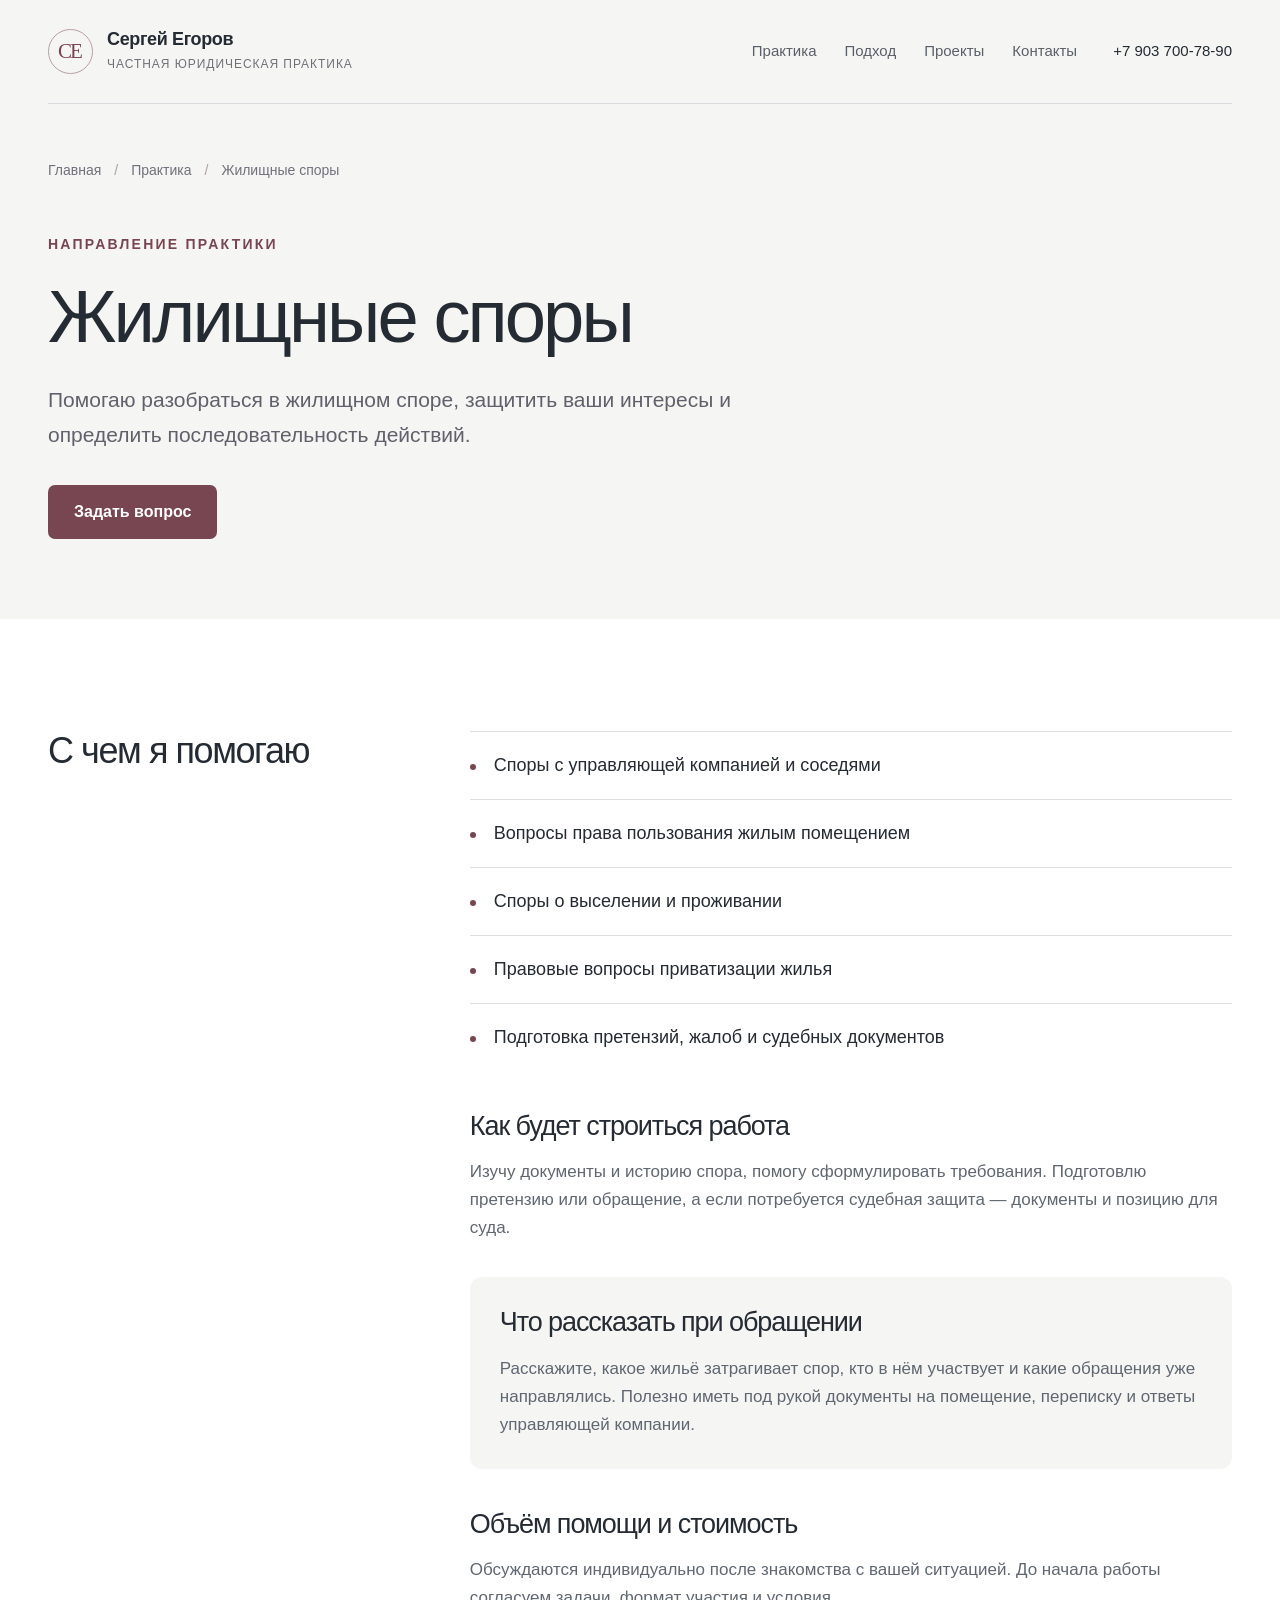
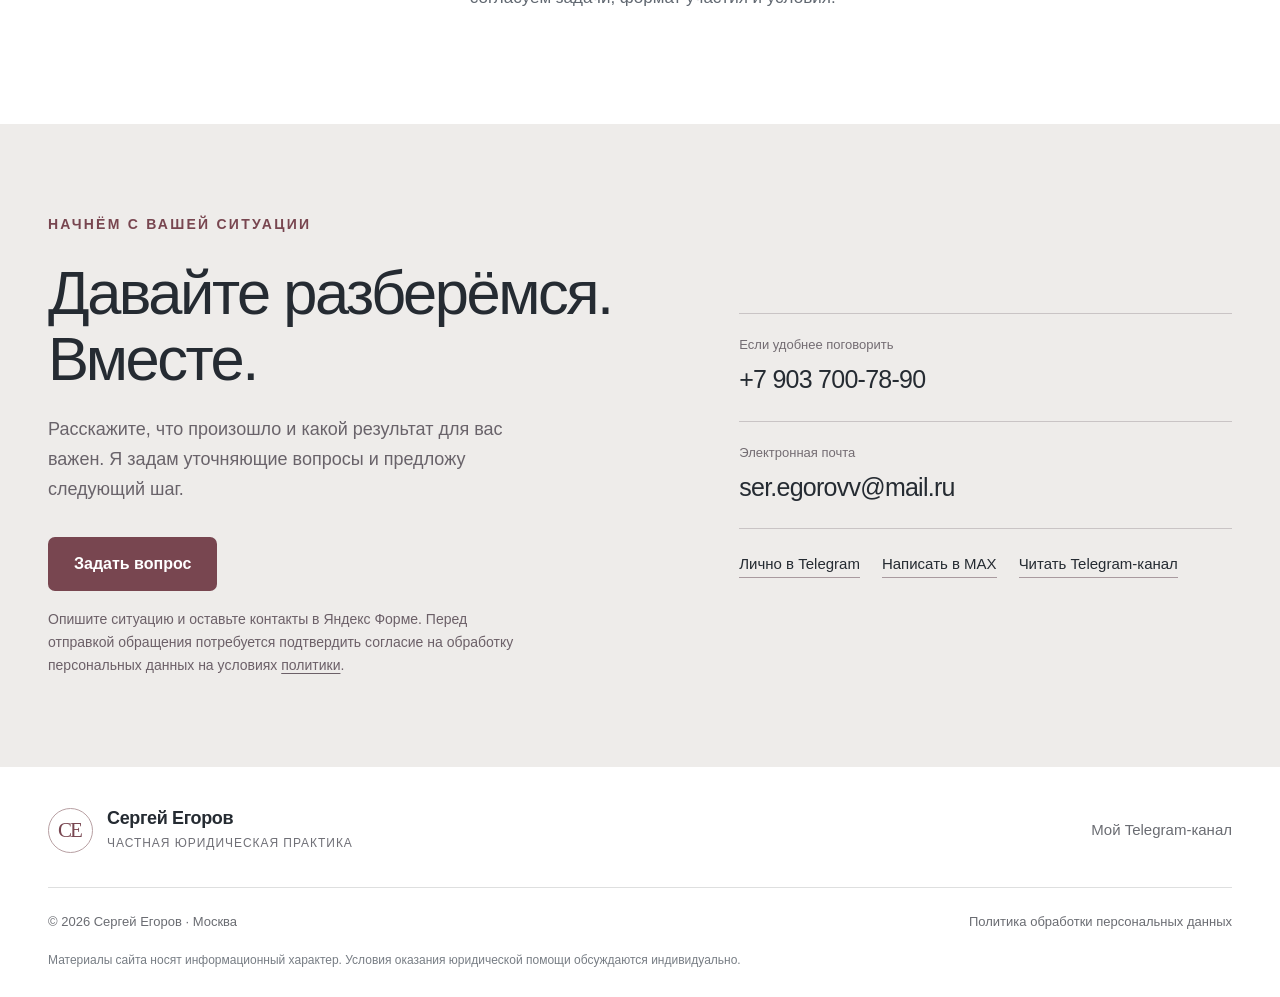
<file: page-zhilishchnye.html>
<!doctype html>
<html lang="ru">
<head>
<meta charset="UTF-8">
<meta name="viewport" content="width=device-width,initial-scale=1">
<meta name="theme-color" content="#f5f5f4">
<link rel="canonical" href="https://esslaw.ru/page-zhilishchnye.html">
<title>Жилищные споры — Сергей Егоров, юрист в Москве</title>
<meta name="description" content="Споры с управляющей компанией и соседями, право пользования жильём, выселение. Юрист Сергей Егоров. Индивидуальный разбор ситуации, подготовка документов и представительство.">
<meta property="og:type" content="website">
<meta property="og:locale" content="ru_RU">
<meta property="og:title" content="Жилищные споры — Сергей Егоров, юрист в Москве">
<meta property="og:description" content="Споры с управляющей компанией и соседями, право пользования жильём, выселение. Юрист Сергей Егоров. Индивидуальный разбор ситуации, подготовка документов и представительство.">
<link rel="icon" href="assets/favicon.svg" type="image/svg+xml">
<link rel="stylesheet" href="assets/styles.css">
<script src="assets/site.js" defer>
</script>
<!-- Yandex.Metrika counter -->
<script type="text/javascript">
    (function(m,e,t,r,i,k,a){
        m[i]=m[i]||function(){(m[i].a=m[i].a||[]).push(arguments)};
        m[i].l=1*new Date();
        for (var j = 0; j < document.scripts.length; j++) {if (document.scripts[j].src === r) { return; }}
        k=e.createElement(t),a=e.getElementsByTagName(t)[0],k.async=1,k.src=r,a.parentNode.insertBefore(k,a)
    })(window, document,'script','https://mc.yandex.ru/metrika/tag.js?id=114683680', 'ym');

    ym(114683680, 'init', {ssr:true, webvisor:true, clickmap:true, ecommerce:"dataLayer", referrer: document.referrer, url: location.href, accurateTrackBounce:true, trackLinks:true});
</script>
<!-- /Yandex.Metrika counter -->
</head>
<body>
<noscript><div><img src="https://mc.yandex.ru/watch/114683680" style="position:absolute; left:-9999px;" alt="" /></div></noscript>
<a class="skip-link" href="#main">Перейти к содержанию</a>
<header class="site-header">
<div class="container header-inner">
<a class="brand" href="/" aria-label="Сергей Егоров — главная">
<span class="brand-mark" aria-hidden="true">СЕ</span>
<span>
<span class="brand-name">Сергей Егоров</span>
<span class="brand-sub">ЧАСТНАЯ ЮРИДИЧЕСКАЯ ПРАКТИКА</span>
</span>
</a>
<nav class="desktop-nav" aria-label="Основная навигация">
<a href="/#services">Практика</a>
<a href="/#approach">Подход</a>
<a href="/#projects">Проекты</a>
<a href="/#contact">Контакты</a>
</nav>
<a class="header-phone" href="tel:+79037007890">+7 903 700-78-90</a>
<button class="menu-toggle" type="button" aria-expanded="false" aria-controls="mobile-menu" aria-label="Открыть меню">
<span>
</span>
<span>
</span>
</button>
</div>
<nav class="mobile-nav" id="mobile-menu" hidden aria-label="Мобильная навигация">
<a href="/#services">Направления практики</a>
<a href="/#approach">Как я работаю</a>
<a href="/#projects">Мои проекты</a>
<a href="/#contact">Контакты</a>
<a href="tel:+79037007890">+7 903 700-78-90</a>
</nav>
</header>
<main id="main">
<section class="detail-hero">
<div class="container">
<nav class="breadcrumbs" aria-label="Хлебные крошки">
<a href="/">Главная</a>
<span aria-hidden="true">/</span>
<a href="/#services">Практика</a>
<span aria-hidden="true">/</span>
<span>Жилищные споры</span>
</nav>
<p class="eyebrow">Направление практики</p>
<h1>Жилищные споры</h1>
<p class="lead">Помогаю разобраться в жилищном споре, защитить ваши интересы и определить последовательность действий.</p>
<a class="btn btn-primary" href="https://forms.yandex.ru/u/6a030946902902001d717bc7/" target="_blank" rel="noopener noreferrer">Задать вопрос</a>
</div>
</section>
<section class="section">
<div class="container detail-grid">
<h2>С чем я помогаю</h2>
<div class="content-prose">
<ul>
<li>Споры с управляющей компанией и соседями</li>
<li>Вопросы права пользования жилым помещением</li>
<li>Споры о выселении и проживании</li>
<li>Правовые вопросы приватизации жилья</li>
<li>Подготовка претензий, жалоб и судебных документов</li>
</ul>
<h3>Как будет строиться работа</h3>
<p>Изучу документы и историю спора, помогу сформулировать требования. Подготовлю претензию или обращение, а если потребуется судебная защита — документы и позицию для суда.</p>
<div class="preparation">
<h3>Что рассказать при обращении</h3>
<p>Расскажите, какое жильё затрагивает спор, кто в нём участвует и какие обращения уже направлялись. Полезно иметь под рукой документы на помещение, переписку и ответы управляющей компании.</p>
</div>
<h3>Объём помощи и стоимость</h3>
<p>Обсуждаются индивидуально после знакомства с вашей ситуацией. До начала работы согласуем задачи, формат участия и условия.</p>
</div>
</div>
</section>
<section class="contact" id="contact">
<div class="container contact-grid">
<div>
<p class="eyebrow">Начнём с вашей ситуации</p>
<h2>Давайте разберёмся.<br>Вместе.</h2>
<p class="contact-description">Расскажите, что произошло и какой результат для вас важен. Я задам уточняющие вопросы и предложу следующий шаг.</p>
<a class="btn btn-light" href="https://forms.yandex.ru/u/6a030946902902001d717bc7/" target="_blank" rel="noopener noreferrer">Задать вопрос</a>
<p class="contact-form-note">Опишите ситуацию и оставьте контакты в Яндекс Форме. Перед отправкой обращения потребуется подтвердить согласие на обработку персональных данных на условиях <a href="privacy-policy.html">политики</a>.</p>
</div>
<div>
<div class="contact-detail">
<span>Если удобнее поговорить</span>
<a href="tel:+79037007890">+7 903 700-78-90</a>
</div>
<div class="contact-detail">
<span>Электронная почта</span>
<a href="mailto:ser.egorovv@mail.ru">ser.egorovv@mail.ru</a>
</div>
<div class="contact-channels">
<a href="https://t.me/sseregorovvv" target="_blank" rel="noopener noreferrer">Лично в Telegram</a>
<a href="https://max.ru/u/f9LHodD0cOLhNkws-c3oZKPmQeLwNkga0IxYN0AjSzu6DAfqa5vbLfKGgpU" target="_blank" rel="noopener noreferrer">Написать в MAX</a>
<a href="https://t.me/esslawyer" target="_blank" rel="noopener noreferrer">Читать Telegram-канал</a>
</div>
</div>
</div>
</section>
</main>
<footer class="footer">
<div class="container">
<div class="footer-top">
<a class="brand" href="/">
<span class="brand-mark" aria-hidden="true">СЕ</span>
<span>
<span class="brand-name">Сергей Егоров</span>
<span class="brand-sub">ЧАСТНАЯ ЮРИДИЧЕСКАЯ ПРАКТИКА</span>
</span>
</a>
<a href="https://t.me/esslawyer" target="_blank" rel="noopener noreferrer">Мой Telegram-канал</a>
</div>
<div class="footer-bottom">
<span>© 2026 Сергей Егоров · Москва</span>
<a href="privacy-policy.html">Политика обработки персональных данных</a>
</div>
<p class="footer-note">Материалы сайта носят информационный характер. Условия оказания юридической помощи обсуждаются индивидуально.</p>
</div>
</footer>
</body>
</html>
</file>
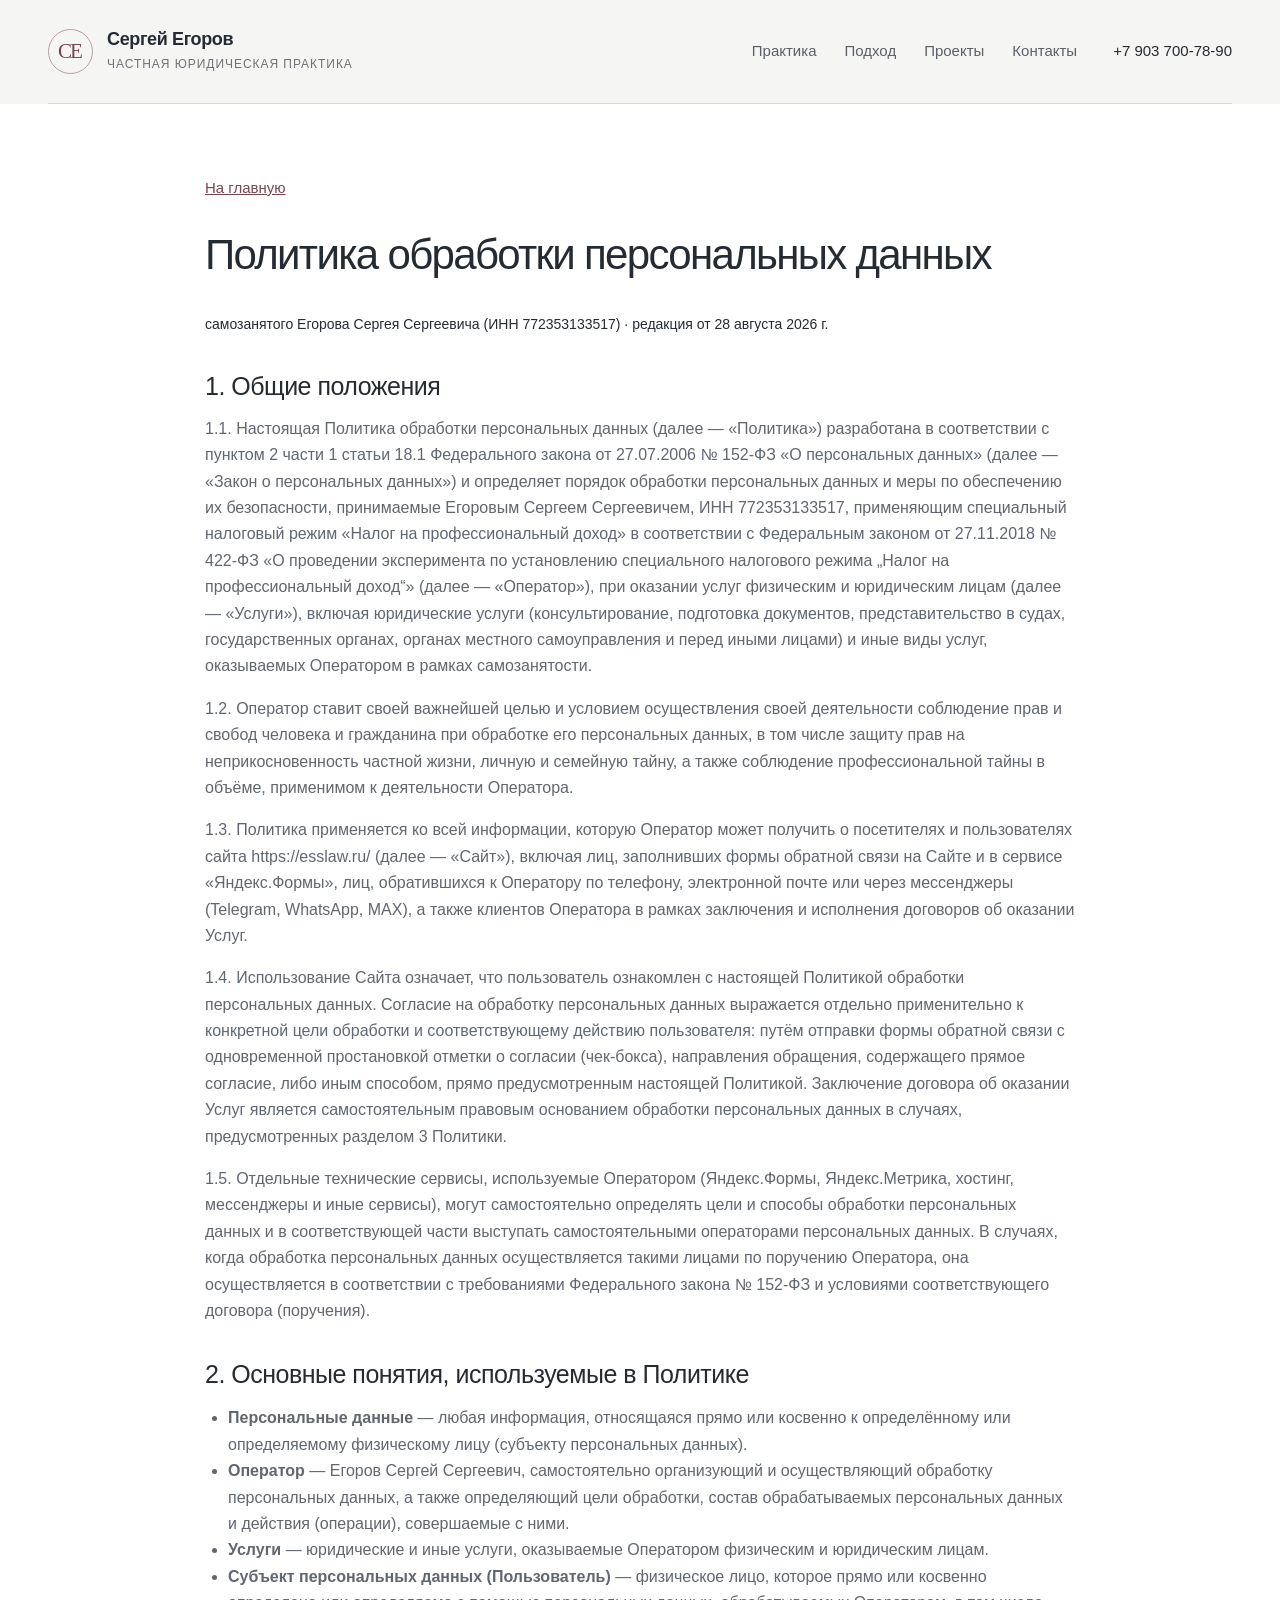
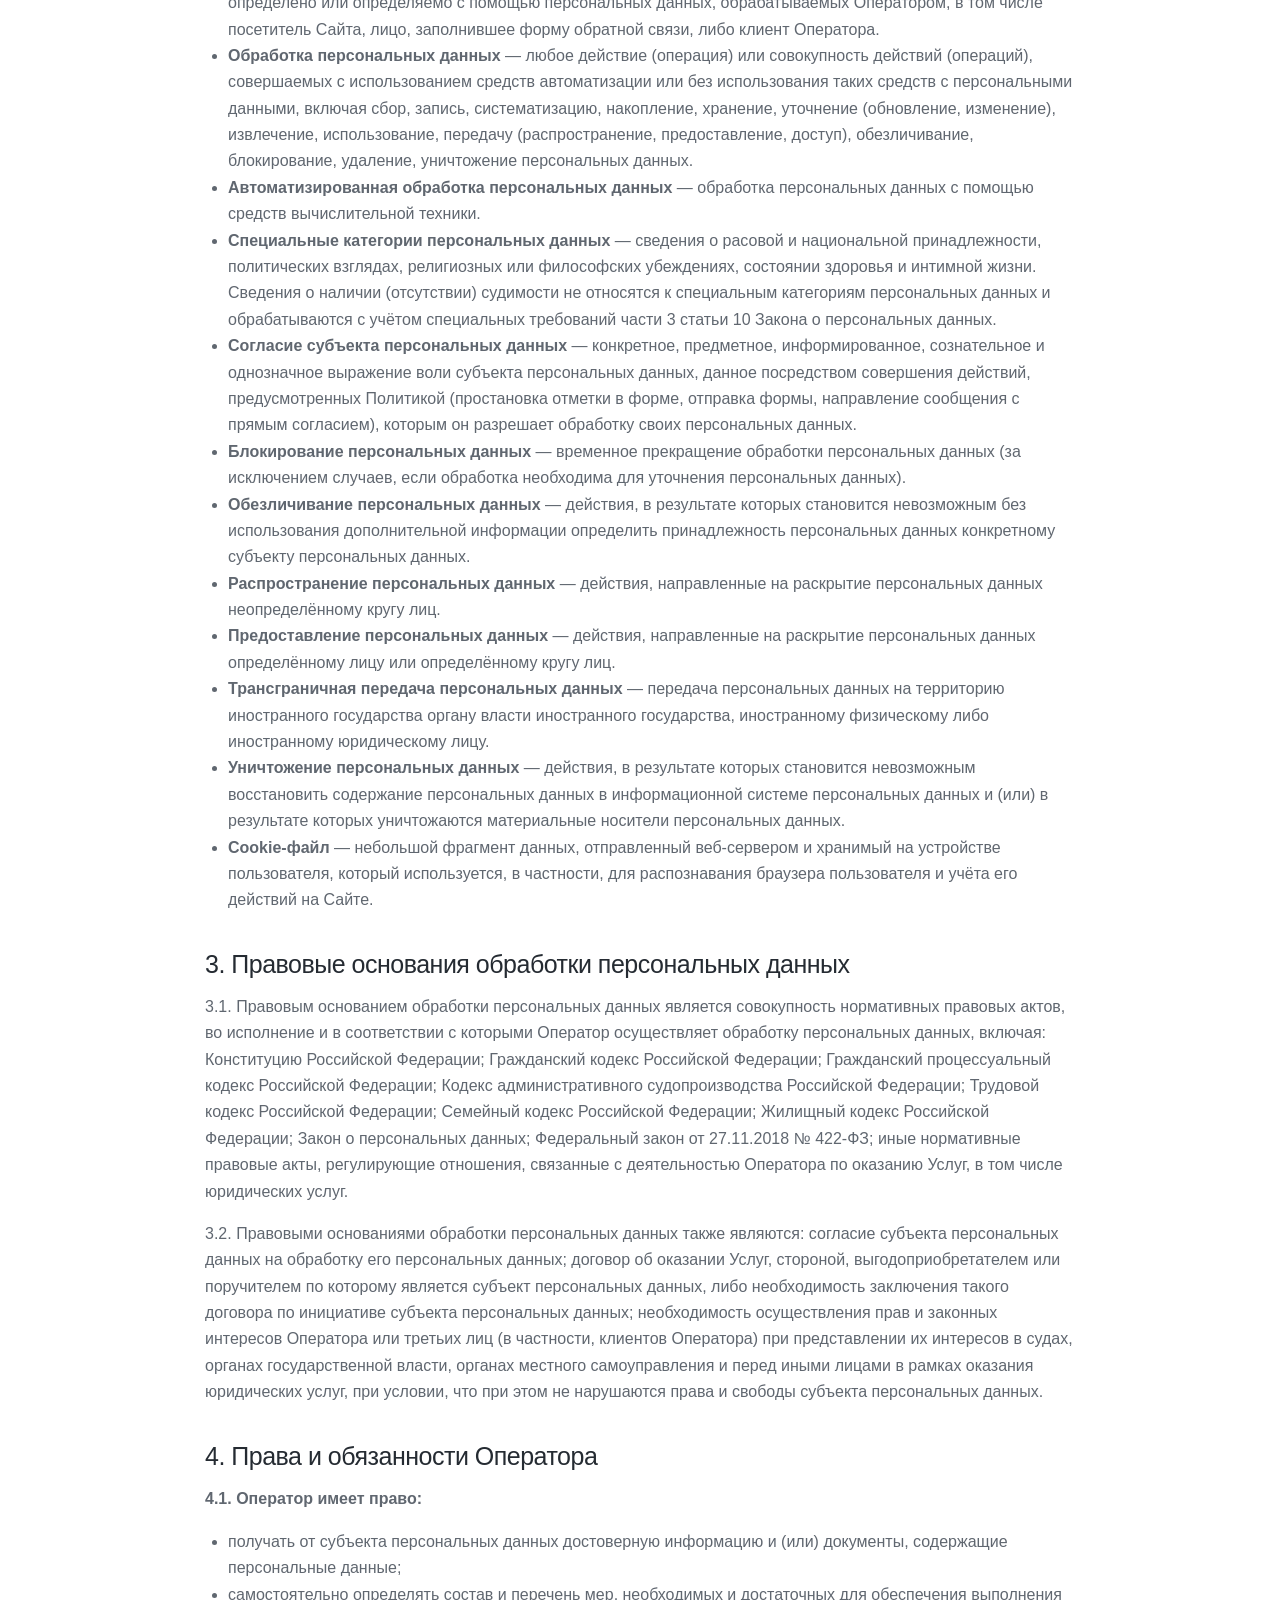
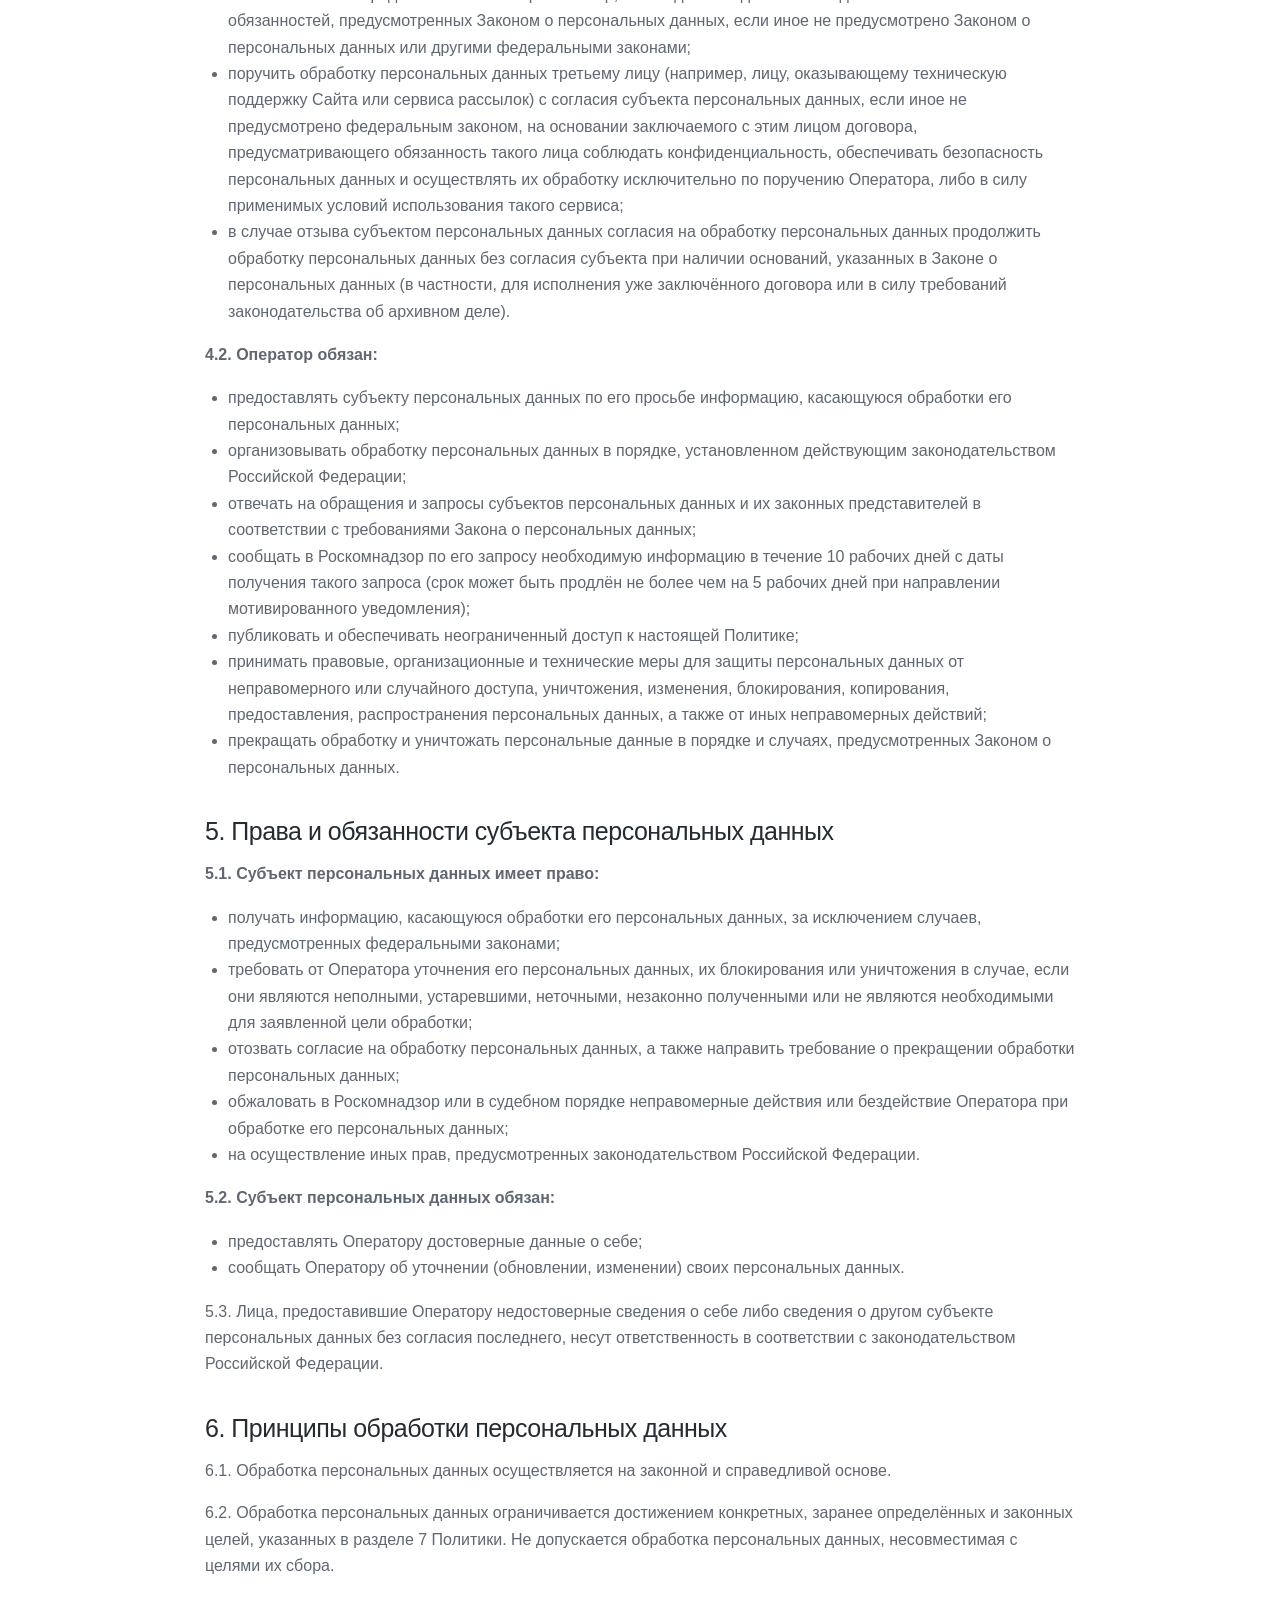
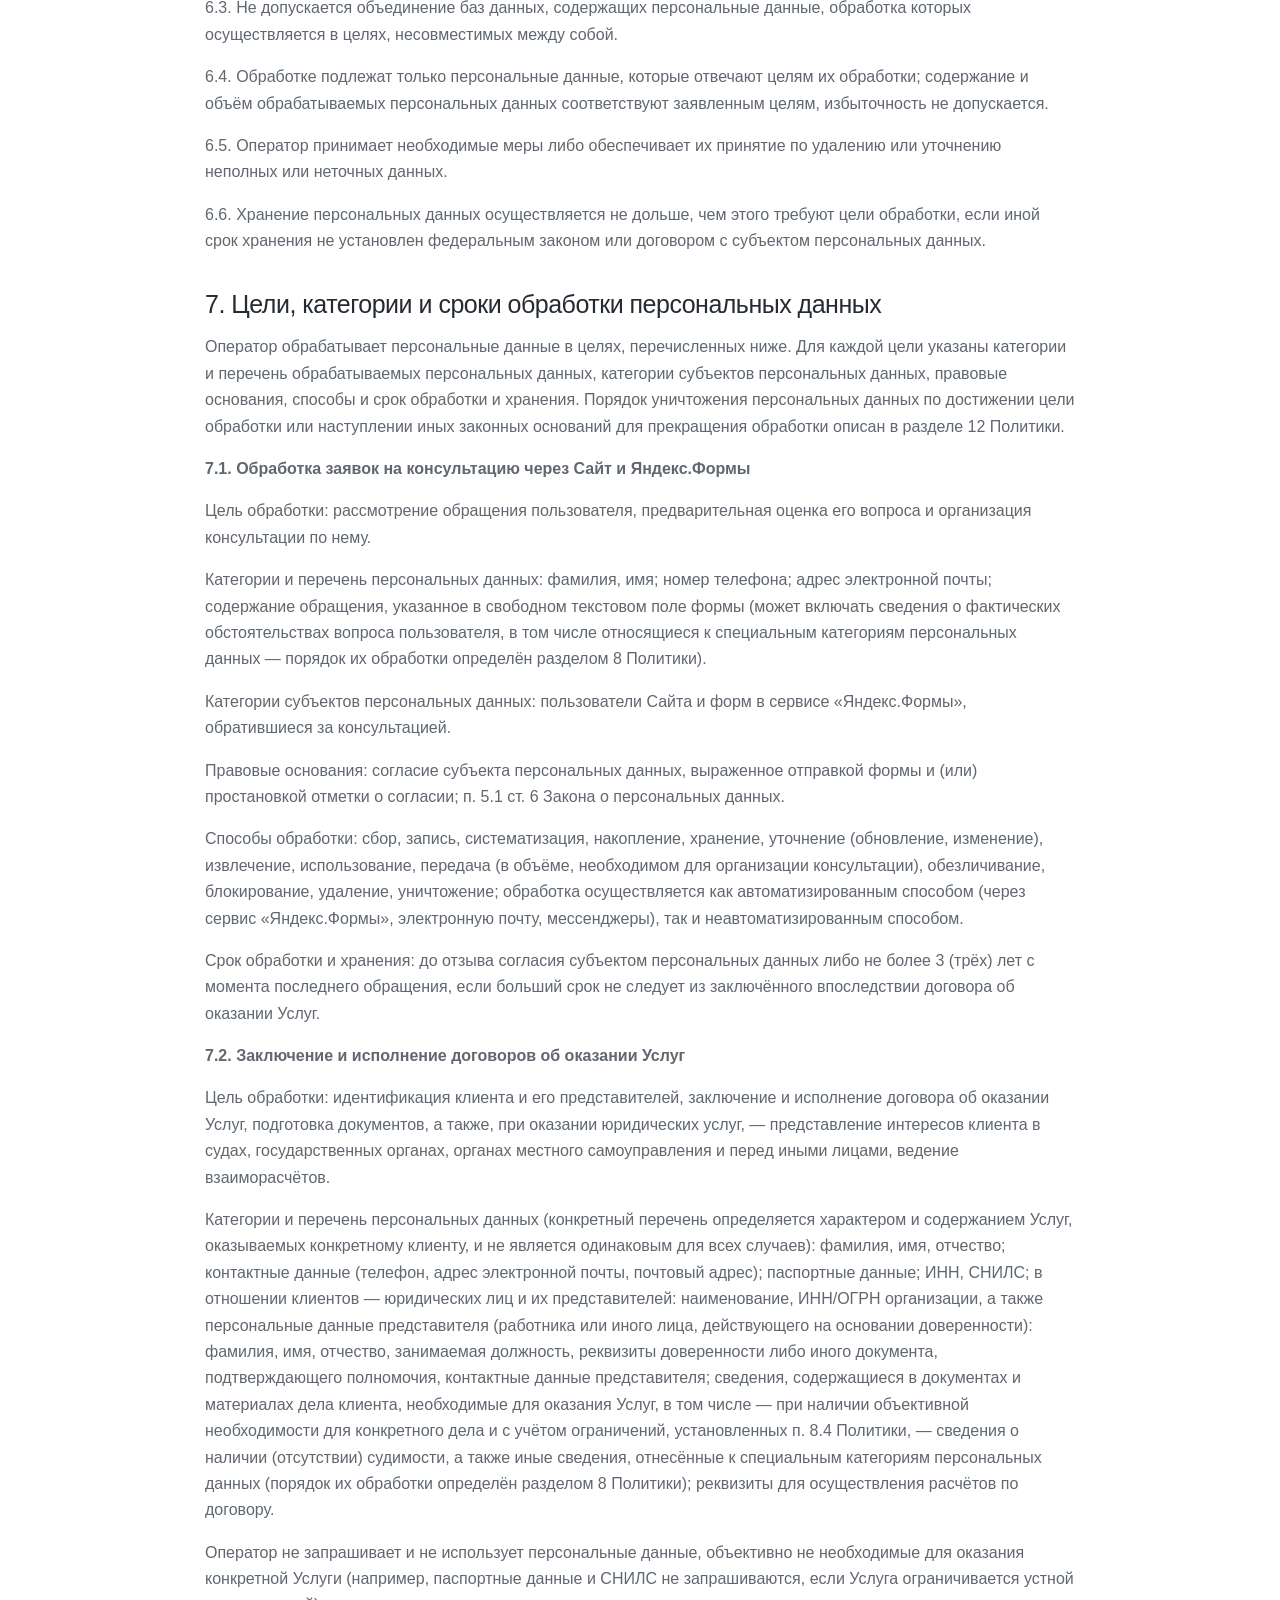
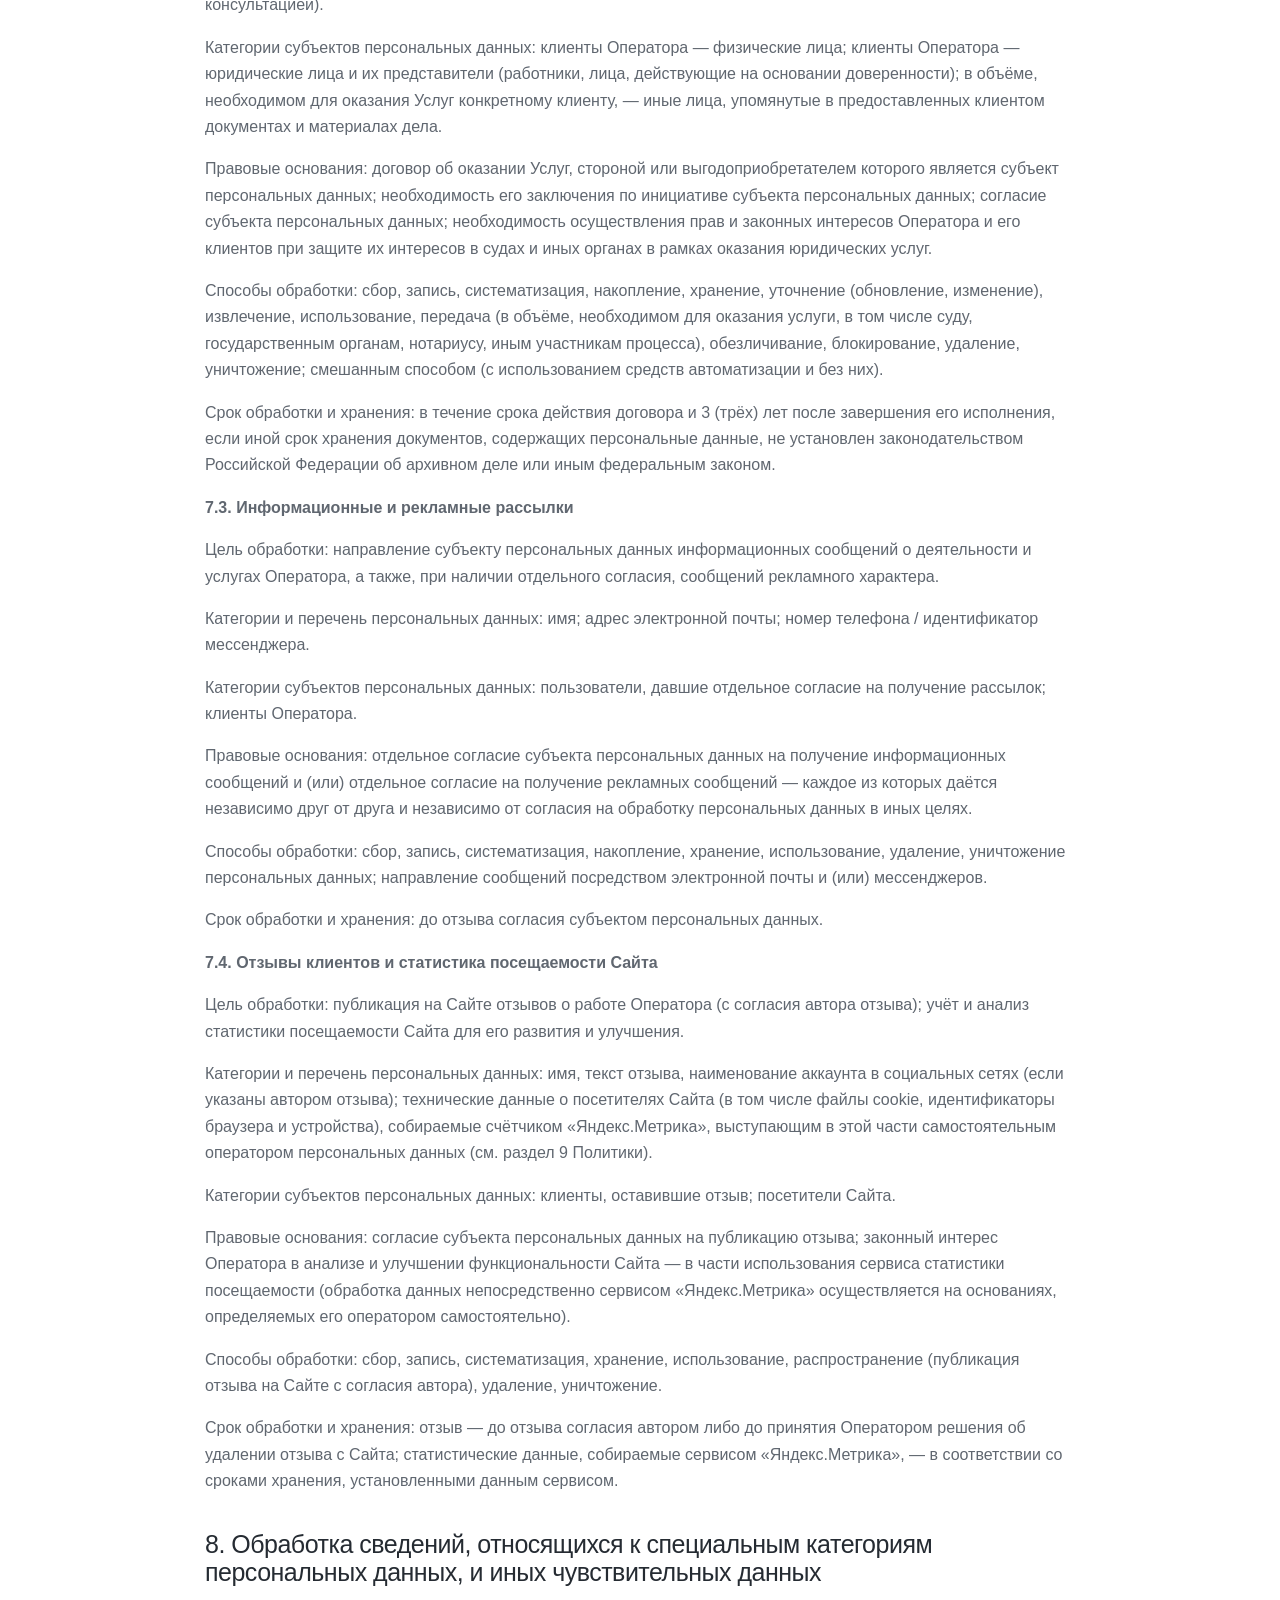
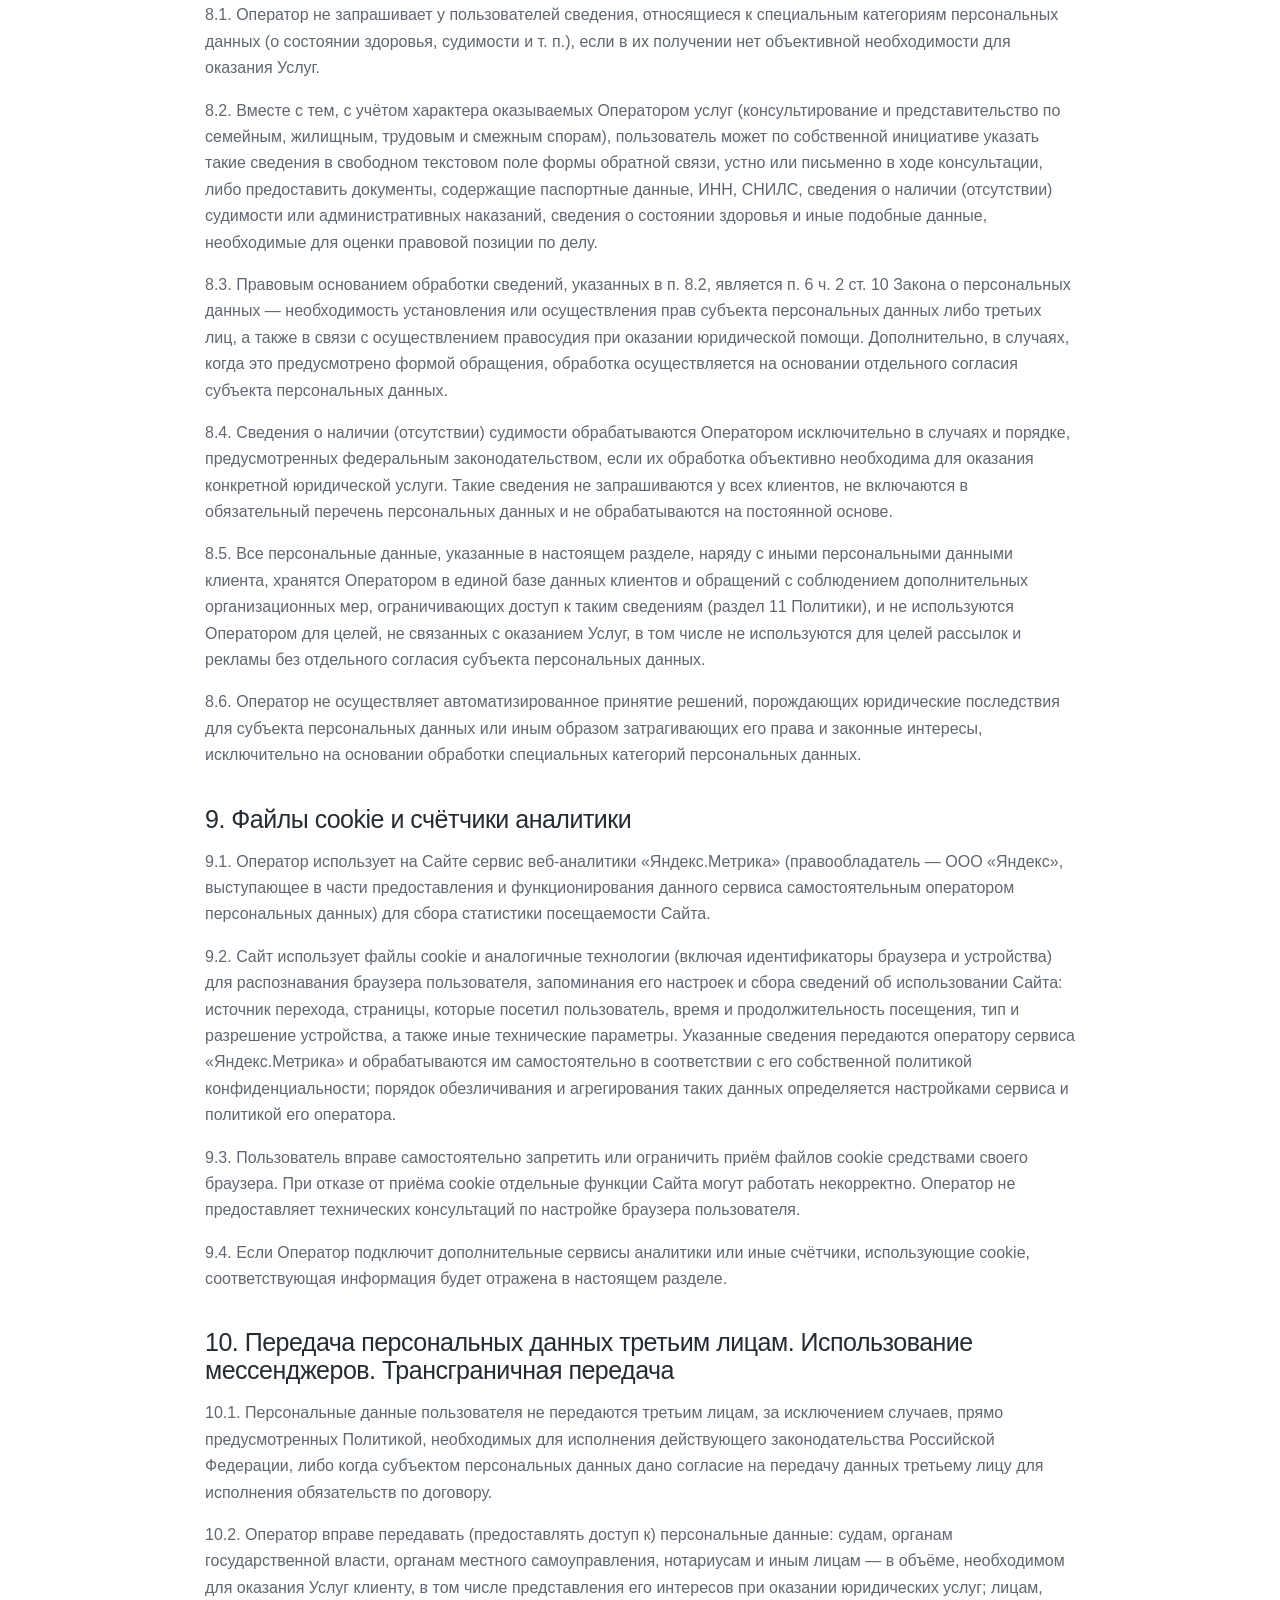
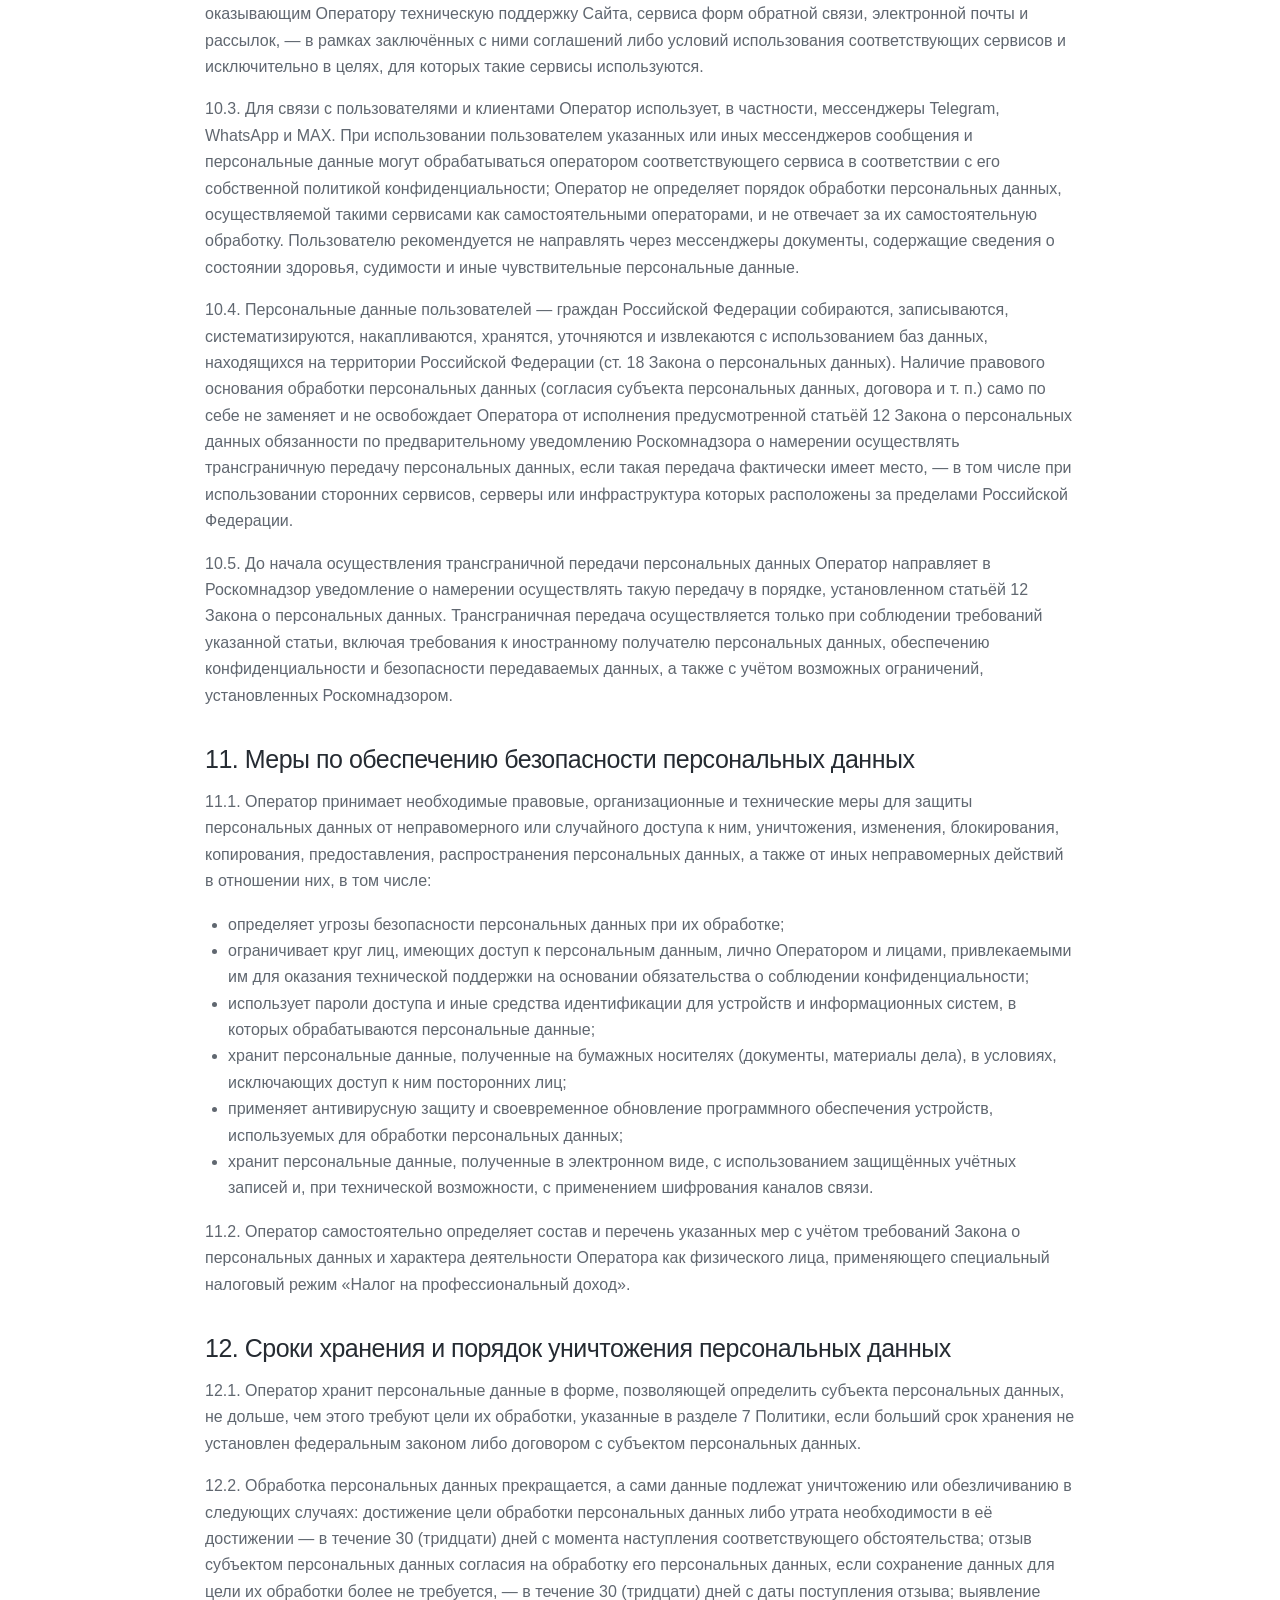
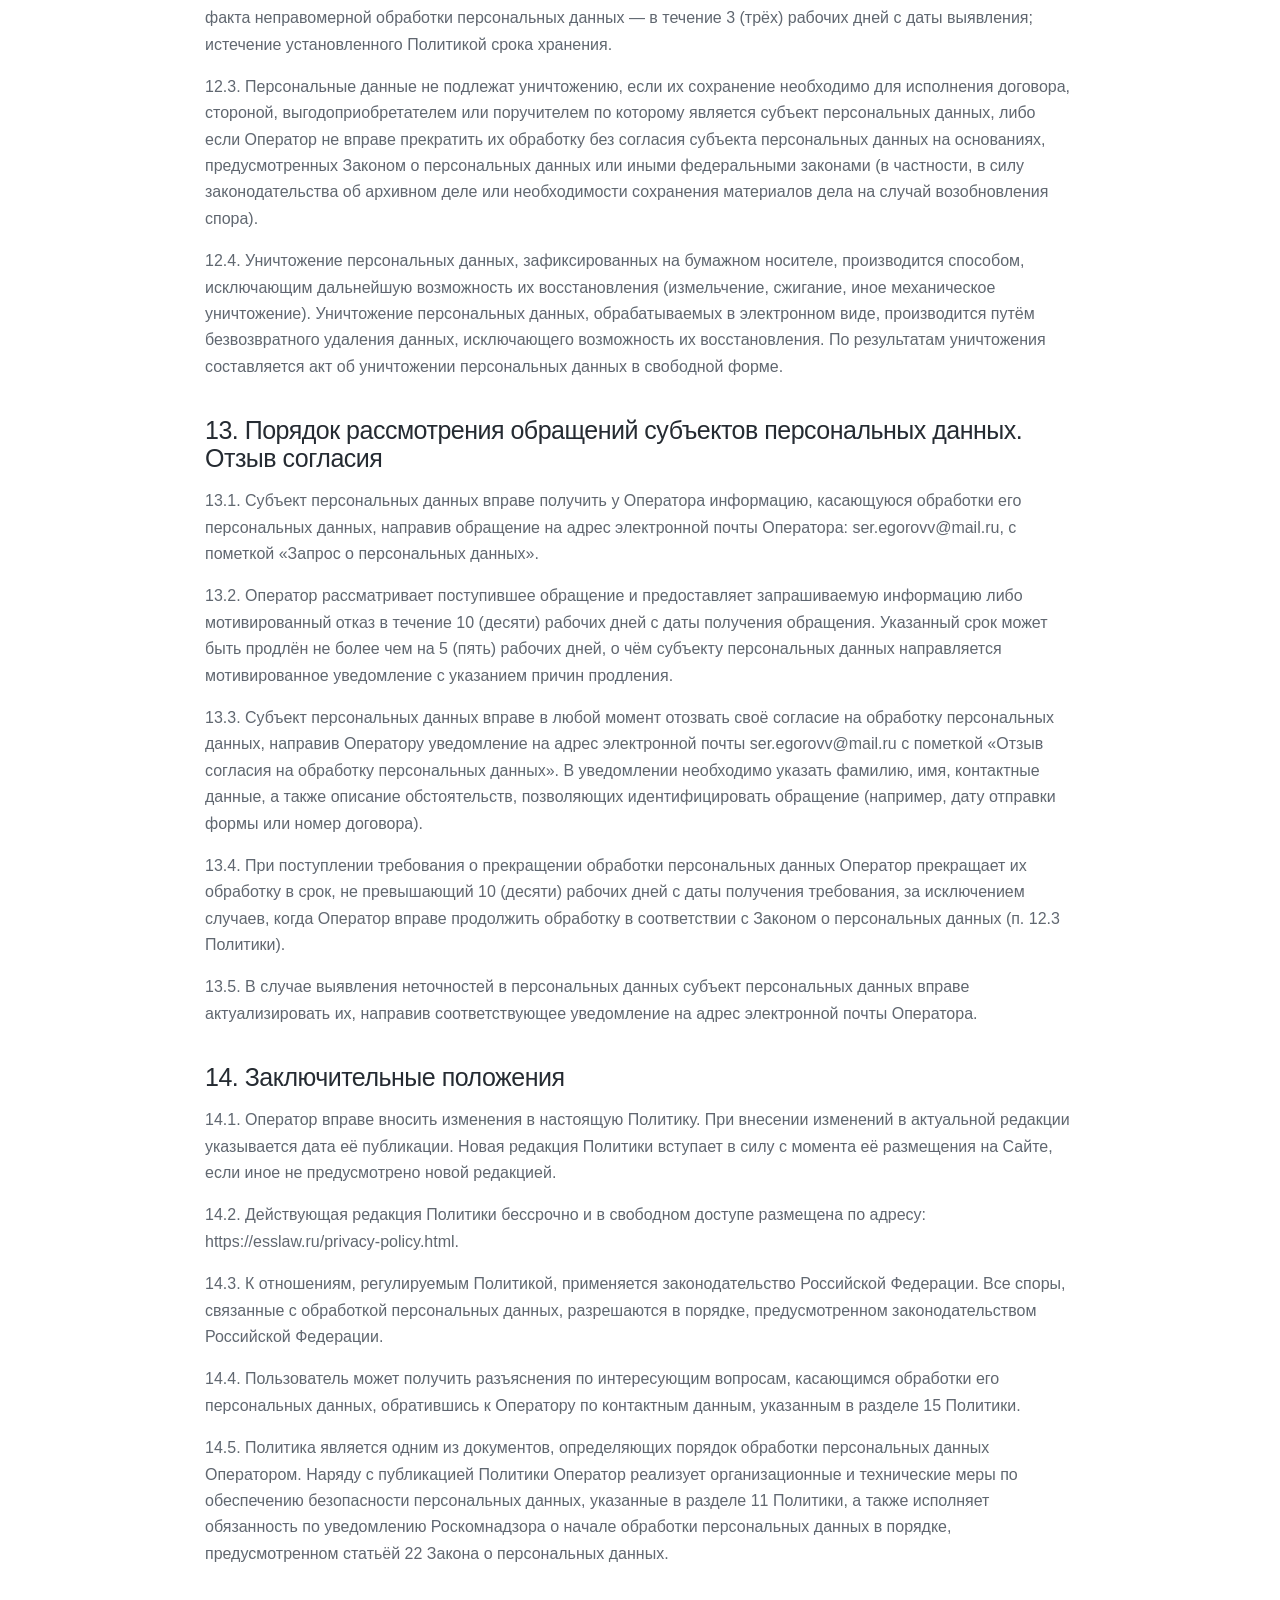
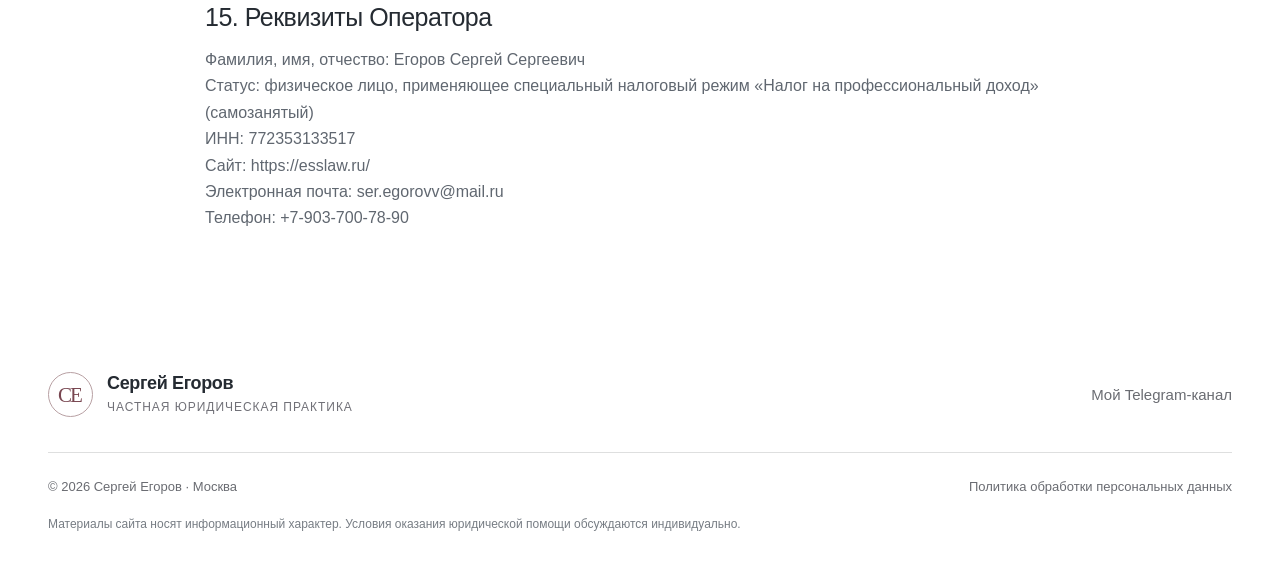
<file: privacy-policy.html>
<!doctype html>
<html lang="ru">
<head>
<meta charset="UTF-8">
<meta name="viewport" content="width=device-width,initial-scale=1">
<meta name="theme-color" content="#f5f5f4">
<link rel="canonical" href="https://esslaw.ru/privacy-policy.html">
<title>Политика обработки персональных данных — Сергей Егоров</title>
<meta name="description" content="Политика обработки персональных данных юридической практики Сергея Егорова.">
<meta property="og:type" content="website">
<meta property="og:locale" content="ru_RU">
<meta property="og:title" content="Политика обработки персональных данных — Сергей Егоров">
<meta property="og:description" content="Политика обработки персональных данных юридической практики Сергея Егорова.">
<link rel="icon" href="assets/favicon.svg" type="image/svg+xml">
<link rel="stylesheet" href="assets/styles.css">
<script src="assets/site.js" defer>
</script>
<!-- Yandex.Metrika counter -->
<script type="text/javascript">
    (function(m,e,t,r,i,k,a){
        m[i]=m[i]||function(){(m[i].a=m[i].a||[]).push(arguments)};
        m[i].l=1*new Date();
        for (var j = 0; j < document.scripts.length; j++) {if (document.scripts[j].src === r) { return; }}
        k=e.createElement(t),a=e.getElementsByTagName(t)[0],k.async=1,k.src=r,a.parentNode.insertBefore(k,a)
    })(window, document,'script','https://mc.yandex.ru/metrika/tag.js?id=114683680', 'ym');

    ym(114683680, 'init', {ssr:true, webvisor:true, clickmap:true, ecommerce:"dataLayer", referrer: document.referrer, url: location.href, accurateTrackBounce:true, trackLinks:true});
</script>
<!-- /Yandex.Metrika counter -->
</head>
<body>
<noscript><div><img src="https://mc.yandex.ru/watch/114683680" style="position:absolute; left:-9999px;" alt="" /></div></noscript>
<a class="skip-link" href="#main">Перейти к содержанию</a>
<header class="site-header">
<div class="container header-inner">
<a class="brand" href="/" aria-label="Сергей Егоров — главная">
<span class="brand-mark" aria-hidden="true">СЕ</span>
<span>
<span class="brand-name">Сергей Егоров</span>
<span class="brand-sub">ЧАСТНАЯ ЮРИДИЧЕСКАЯ ПРАКТИКА</span>
</span>
</a>
<nav class="desktop-nav" aria-label="Основная навигация">
<a href="/#services">Практика</a>
<a href="/#approach">Подход</a>
<a href="/#projects">Проекты</a>
<a href="/#contact">Контакты</a>
</nav>
<a class="header-phone" href="tel:+79037007890">+7 903 700-78-90</a>
<button class="menu-toggle" type="button" aria-expanded="false" aria-controls="mobile-menu" aria-label="Открыть меню">
<span>
</span>
<span>
</span>
</button>
</div>
<nav class="mobile-nav" id="mobile-menu" hidden aria-label="Мобильная навигация">
<a href="/#services">Направления практики</a>
<a href="/#approach">Как я работаю</a>
<a href="/#projects">Мои проекты</a>
<a href="/#contact">Контакты</a>
<a href="tel:+79037007890">+7 903 700-78-90</a>
</nav>
</header>
<main id="main">
<div class="container">
<article class="legal">

<header class="page-head">
  <div class="wrap">
    <a class="back-link" href="/">На главную</a>
    <h1>Политика обработки персональных данных</h1>
    <div class="meta">самозанятого Егорова Сергея Сергеевича (ИНН 772353133517) · редакция от 28 августа 2026 г.</div>
  </div>
</header>

<div>
  <div class="wrap">

    <h2>1. Общие положения</h2>
    <p>1.1. Настоящая Политика обработки персональных данных (далее — «Политика») разработана в соответствии с пунктом 2 части 1 статьи 18.1 Федерального закона от 27.07.2006 № 152-ФЗ «О персональных данных» (далее — «Закон о персональных данных») и определяет порядок обработки персональных данных и меры по обеспечению их безопасности, принимаемые Егоровым Сергеем Сергеевичем, ИНН 772353133517, применяющим специальный налоговый режим «Налог на профессиональный доход» в соответствии с Федеральным законом от 27.11.2018 № 422-ФЗ «О проведении эксперимента по установлению специального налогового режима „Налог на профессиональный доход“» (далее — «Оператор»), при оказании услуг физическим и юридическим лицам (далее — «Услуги»), включая юридические услуги (консультирование, подготовка документов, представительство в судах, государственных органах, органах местного самоуправления и перед иными лицами) и иные виды услуг, оказываемых Оператором в рамках самозанятости.</p>
    <p>1.2. Оператор ставит своей важнейшей целью и условием осуществления своей деятельности соблюдение прав и свобод человека и гражданина при обработке его персональных данных, в том числе защиту прав на неприкосновенность частной жизни, личную и семейную тайну, а также соблюдение профессиональной тайны в объёме, применимом к деятельности Оператора.</p>
    <p>1.3. Политика применяется ко всей информации, которую Оператор может получить о посетителях и пользователях сайта https://esslaw.ru/ (далее — «Сайт»), включая лиц, заполнивших формы обратной связи на Сайте и в сервисе «Яндекс.Формы», лиц, обратившихся к Оператору по телефону, электронной почте или через мессенджеры (Telegram, WhatsApp, MAX), а также клиентов Оператора в рамках заключения и исполнения договоров об оказании Услуг.</p>
    <p>1.4. Использование Сайта означает, что пользователь ознакомлен с настоящей Политикой обработки персональных данных. Согласие на обработку персональных данных выражается отдельно применительно к конкретной цели обработки и соответствующему действию пользователя: путём отправки формы обратной связи с одновременной простановкой отметки о согласии (чек-бокса), направления обращения, содержащего прямое согласие, либо иным способом, прямо предусмотренным настоящей Политикой. Заключение договора об оказании Услуг является самостоятельным правовым основанием обработки персональных данных в случаях, предусмотренных разделом 3 Политики.</p>
    <p>1.5. Отдельные технические сервисы, используемые Оператором (Яндекс.Формы, Яндекс.Метрика, хостинг, мессенджеры и иные сервисы), могут самостоятельно определять цели и способы обработки персональных данных и в соответствующей части выступать самостоятельными операторами персональных данных. В случаях, когда обработка персональных данных осуществляется такими лицами по поручению Оператора, она осуществляется в соответствии с требованиями Федерального закона № 152-ФЗ и условиями соответствующего договора (поручения).</p>

    <h2>2. Основные понятия, используемые в Политике</h2>
    <ul>
      <li>
<strong>Персональные данные</strong> — любая информация, относящаяся прямо или косвенно к определённому или определяемому физическому лицу (субъекту персональных данных).</li>
      <li>
<strong>Оператор</strong> — Егоров Сергей Сергеевич, самостоятельно организующий и осуществляющий обработку персональных данных, а также определяющий цели обработки, состав обрабатываемых персональных данных и действия (операции), совершаемые с ними.</li>
      <li>
<strong>Услуги</strong> — юридические и иные услуги, оказываемые Оператором физическим и юридическим лицам.</li>
      <li>
<strong>Субъект персональных данных (Пользователь)</strong> — физическое лицо, которое прямо или косвенно определено или определяемо с помощью персональных данных, обрабатываемых Оператором, в том числе посетитель Сайта, лицо, заполнившее форму обратной связи, либо клиент Оператора.</li>
      <li>
<strong>Обработка персональных данных</strong> — любое действие (операция) или совокупность действий (операций), совершаемых с использованием средств автоматизации или без использования таких средств с персональными данными, включая сбор, запись, систематизацию, накопление, хранение, уточнение (обновление, изменение), извлечение, использование, передачу (распространение, предоставление, доступ), обезличивание, блокирование, удаление, уничтожение персональных данных.</li>
      <li>
<strong>Автоматизированная обработка персональных данных</strong> — обработка персональных данных с помощью средств вычислительной техники.</li>
      <li>
<strong>Специальные категории персональных данных</strong> — сведения о расовой и национальной принадлежности, политических взглядах, религиозных или философских убеждениях, состоянии здоровья и интимной жизни. Сведения о наличии (отсутствии) судимости не относятся к специальным категориям персональных данных и обрабатываются с учётом специальных требований части 3 статьи 10 Закона о персональных данных.</li>
      <li>
<strong>Согласие субъекта персональных данных</strong> — конкретное, предметное, информированное, сознательное и однозначное выражение воли субъекта персональных данных, данное посредством совершения действий, предусмотренных Политикой (простановка отметки в форме, отправка формы, направление сообщения с прямым согласием), которым он разрешает обработку своих персональных данных.</li>
      <li>
<strong>Блокирование персональных данных</strong> — временное прекращение обработки персональных данных (за исключением случаев, если обработка необходима для уточнения персональных данных).</li>
      <li>
<strong>Обезличивание персональных данных</strong> — действия, в результате которых становится невозможным без использования дополнительной информации определить принадлежность персональных данных конкретному субъекту персональных данных.</li>
      <li>
<strong>Распространение персональных данных</strong> — действия, направленные на раскрытие персональных данных неопределённому кругу лиц.</li>
      <li>
<strong>Предоставление персональных данных</strong> — действия, направленные на раскрытие персональных данных определённому лицу или определённому кругу лиц.</li>
      <li>
<strong>Трансграничная передача персональных данных</strong> — передача персональных данных на территорию иностранного государства органу власти иностранного государства, иностранному физическому либо иностранному юридическому лицу.</li>
      <li>
<strong>Уничтожение персональных данных</strong> — действия, в результате которых становится невозможным восстановить содержание персональных данных в информационной системе персональных данных и (или) в результате которых уничтожаются материальные носители персональных данных.</li>
      <li>
<strong>Cookie-файл</strong> — небольшой фрагмент данных, отправленный веб-сервером и хранимый на устройстве пользователя, который используется, в частности, для распознавания браузера пользователя и учёта его действий на Сайте.</li>
    </ul>

    <h2>3. Правовые основания обработки персональных данных</h2>
    <p>3.1. Правовым основанием обработки персональных данных является совокупность нормативных правовых актов, во исполнение и в соответствии с которыми Оператор осуществляет обработку персональных данных, включая: Конституцию Российской Федерации; Гражданский кодекс Российской Федерации; Гражданский процессуальный кодекс Российской Федерации; Кодекс административного судопроизводства Российской Федерации; Трудовой кодекс Российской Федерации; Семейный кодекс Российской Федерации; Жилищный кодекс Российской Федерации; Закон о персональных данных; Федеральный закон от 27.11.2018 № 422-ФЗ; иные нормативные правовые акты, регулирующие отношения, связанные с деятельностью Оператора по оказанию Услуг, в том числе юридических услуг.</p>
    <p>3.2. Правовыми основаниями обработки персональных данных также являются: согласие субъекта персональных данных на обработку его персональных данных; договор об оказании Услуг, стороной, выгодоприобретателем или поручителем по которому является субъект персональных данных, либо необходимость заключения такого договора по инициативе субъекта персональных данных; необходимость осуществления прав и законных интересов Оператора или третьих лиц (в частности, клиентов Оператора) при представлении их интересов в судах, органах государственной власти, органах местного самоуправления и перед иными лицами в рамках оказания юридических услуг, при условии, что при этом не нарушаются права и свободы субъекта персональных данных.</p>

    <h2>4. Права и обязанности Оператора</h2>
    <p>
<strong>4.1. Оператор имеет право:</strong>
</p>
    <ul>
      <li>получать от субъекта персональных данных достоверную информацию и (или) документы, содержащие персональные данные;</li>
      <li>самостоятельно определять состав и перечень мер, необходимых и достаточных для обеспечения выполнения обязанностей, предусмотренных Законом о персональных данных, если иное не предусмотрено Законом о персональных данных или другими федеральными законами;</li>
      <li>поручить обработку персональных данных третьему лицу (например, лицу, оказывающему техническую поддержку Сайта или сервиса рассылок) с согласия субъекта персональных данных, если иное не предусмотрено федеральным законом, на основании заключаемого с этим лицом договора, предусматривающего обязанность такого лица соблюдать конфиденциальность, обеспечивать безопасность персональных данных и осуществлять их обработку исключительно по поручению Оператора, либо в силу применимых условий использования такого сервиса;</li>
      <li>в случае отзыва субъектом персональных данных согласия на обработку персональных данных продолжить обработку персональных данных без согласия субъекта при наличии оснований, указанных в Законе о персональных данных (в частности, для исполнения уже заключённого договора или в силу требований законодательства об архивном деле).</li>
    </ul>
    <p>
<strong>4.2. Оператор обязан:</strong>
</p>
    <ul>
      <li>предоставлять субъекту персональных данных по его просьбе информацию, касающуюся обработки его персональных данных;</li>
      <li>организовывать обработку персональных данных в порядке, установленном действующим законодательством Российской Федерации;</li>
      <li>отвечать на обращения и запросы субъектов персональных данных и их законных представителей в соответствии с требованиями Закона о персональных данных;</li>
      <li>сообщать в Роскомнадзор по его запросу необходимую информацию в течение 10 рабочих дней с даты получения такого запроса (срок может быть продлён не более чем на 5 рабочих дней при направлении мотивированного уведомления);</li>
      <li>публиковать и обеспечивать неограниченный доступ к настоящей Политике;</li>
      <li>принимать правовые, организационные и технические меры для защиты персональных данных от неправомерного или случайного доступа, уничтожения, изменения, блокирования, копирования, предоставления, распространения персональных данных, а также от иных неправомерных действий;</li>
      <li>прекращать обработку и уничтожать персональные данные в порядке и случаях, предусмотренных Законом о персональных данных.</li>
    </ul>

    <h2>5. Права и обязанности субъекта персональных данных</h2>
    <p>
<strong>5.1. Субъект персональных данных имеет право:</strong>
</p>
    <ul>
      <li>получать информацию, касающуюся обработки его персональных данных, за исключением случаев, предусмотренных федеральными законами;</li>
      <li>требовать от Оператора уточнения его персональных данных, их блокирования или уничтожения в случае, если они являются неполными, устаревшими, неточными, незаконно полученными или не являются необходимыми для заявленной цели обработки;</li>
      <li>отозвать согласие на обработку персональных данных, а также направить требование о прекращении обработки персональных данных;</li>
      <li>обжаловать в Роскомнадзор или в судебном порядке неправомерные действия или бездействие Оператора при обработке его персональных данных;</li>
      <li>на осуществление иных прав, предусмотренных законодательством Российской Федерации.</li>
    </ul>
    <p>
<strong>5.2. Субъект персональных данных обязан:</strong>
</p>
    <ul>
      <li>предоставлять Оператору достоверные данные о себе;</li>
      <li>сообщать Оператору об уточнении (обновлении, изменении) своих персональных данных.</li>
    </ul>
    <p>5.3. Лица, предоставившие Оператору недостоверные сведения о себе либо сведения о другом субъекте персональных данных без согласия последнего, несут ответственность в соответствии с законодательством Российской Федерации.</p>

    <h2>6. Принципы обработки персональных данных</h2>
    <p>6.1. Обработка персональных данных осуществляется на законной и справедливой основе.</p>
    <p>6.2. Обработка персональных данных ограничивается достижением конкретных, заранее определённых и законных целей, указанных в разделе 7 Политики. Не допускается обработка персональных данных, несовместимая с целями их сбора.</p>
    <p>6.3. Не допускается объединение баз данных, содержащих персональные данные, обработка которых осуществляется в целях, несовместимых между собой.</p>
    <p>6.4. Обработке подлежат только персональные данные, которые отвечают целям их обработки; содержание и объём обрабатываемых персональных данных соответствуют заявленным целям, избыточность не допускается.</p>
    <p>6.5. Оператор принимает необходимые меры либо обеспечивает их принятие по удалению или уточнению неполных или неточных данных.</p>
    <p>6.6. Хранение персональных данных осуществляется не дольше, чем этого требуют цели обработки, если иной срок хранения не установлен федеральным законом или договором с субъектом персональных данных.</p>

    <h2>7. Цели, категории и сроки обработки персональных данных</h2>
    <p>Оператор обрабатывает персональные данные в целях, перечисленных ниже. Для каждой цели указаны категории и перечень обрабатываемых персональных данных, категории субъектов персональных данных, правовые основания, способы и срок обработки и хранения. Порядок уничтожения персональных данных по достижении цели обработки или наступлении иных законных оснований для прекращения обработки описан в разделе 12 Политики.</p>

    <p>
<strong>7.1. Обработка заявок на консультацию через Сайт и Яндекс.Формы</strong>
</p>
    <p>Цель обработки: рассмотрение обращения пользователя, предварительная оценка его вопроса и организация консультации по нему.</p>
    <p>Категории и перечень персональных данных: фамилия, имя; номер телефона; адрес электронной почты; содержание обращения, указанное в свободном текстовом поле формы (может включать сведения о фактических обстоятельствах вопроса пользователя, в том числе относящиеся к специальным категориям персональных данных — порядок их обработки определён разделом 8 Политики).</p>
    <p>Категории субъектов персональных данных: пользователи Сайта и форм в сервисе «Яндекс.Формы», обратившиеся за консультацией.</p>
    <p>Правовые основания: согласие субъекта персональных данных, выраженное отправкой формы и (или) простановкой отметки о согласии; п. 5.1 ст. 6 Закона о персональных данных.</p>
    <p>Способы обработки: сбор, запись, систематизация, накопление, хранение, уточнение (обновление, изменение), извлечение, использование, передача (в объёме, необходимом для организации консультации), обезличивание, блокирование, удаление, уничтожение; обработка осуществляется как автоматизированным способом (через сервис «Яндекс.Формы», электронную почту, мессенджеры), так и неавтоматизированным способом.</p>
    <p>Срок обработки и хранения: до отзыва согласия субъектом персональных данных либо не более 3 (трёх) лет с момента последнего обращения, если больший срок не следует из заключённого впоследствии договора об оказании Услуг.</p>

    <p>
<strong>7.2. Заключение и исполнение договоров об оказании Услуг</strong>
</p>
    <p>Цель обработки: идентификация клиента и его представителей, заключение и исполнение договора об оказании Услуг, подготовка документов, а также, при оказании юридических услуг, — представление интересов клиента в судах, государственных органах, органах местного самоуправления и перед иными лицами, ведение взаиморасчётов.</p>
    <p>Категории и перечень персональных данных (конкретный перечень определяется характером и содержанием Услуг, оказываемых конкретному клиенту, и не является одинаковым для всех случаев): фамилия, имя, отчество; контактные данные (телефон, адрес электронной почты, почтовый адрес); паспортные данные; ИНН, СНИЛС; в отношении клиентов — юридических лиц и их представителей: наименование, ИНН/ОГРН организации, а также персональные данные представителя (работника или иного лица, действующего на основании доверенности): фамилия, имя, отчество, занимаемая должность, реквизиты доверенности либо иного документа, подтверждающего полномочия, контактные данные представителя; сведения, содержащиеся в документах и материалах дела клиента, необходимые для оказания Услуг, в том числе — при наличии объективной необходимости для конкретного дела и с учётом ограничений, установленных п. 8.4 Политики, — сведения о наличии (отсутствии) судимости, а также иные сведения, отнесённые к специальным категориям персональных данных (порядок их обработки определён разделом 8 Политики); реквизиты для осуществления расчётов по договору.</p>
    <p>Оператор не запрашивает и не использует персональные данные, объективно не необходимые для оказания конкретной Услуги (например, паспортные данные и СНИЛС не запрашиваются, если Услуга ограничивается устной консультацией).</p>
    <p>Категории субъектов персональных данных: клиенты Оператора — физические лица; клиенты Оператора — юридические лица и их представители (работники, лица, действующие на основании доверенности); в объёме, необходимом для оказания Услуг конкретному клиенту, — иные лица, упомянутые в предоставленных клиентом документах и материалах дела.</p>
    <p>Правовые основания: договор об оказании Услуг, стороной или выгодоприобретателем которого является субъект персональных данных; необходимость его заключения по инициативе субъекта персональных данных; согласие субъекта персональных данных; необходимость осуществления прав и законных интересов Оператора и его клиентов при защите их интересов в судах и иных органах в рамках оказания юридических услуг.</p>
    <p>Способы обработки: сбор, запись, систематизация, накопление, хранение, уточнение (обновление, изменение), извлечение, использование, передача (в объёме, необходимом для оказания услуги, в том числе суду, государственным органам, нотариусу, иным участникам процесса), обезличивание, блокирование, удаление, уничтожение; смешанным способом (с использованием средств автоматизации и без них).</p>
    <p>Срок обработки и хранения: в течение срока действия договора и 3 (трёх) лет после завершения его исполнения, если иной срок хранения документов, содержащих персональные данные, не установлен законодательством Российской Федерации об архивном деле или иным федеральным законом.</p>

    <p>
<strong>7.3. Информационные и рекламные рассылки</strong>
</p>
    <p>Цель обработки: направление субъекту персональных данных информационных сообщений о деятельности и услугах Оператора, а также, при наличии отдельного согласия, сообщений рекламного характера.</p>
    <p>Категории и перечень персональных данных: имя; адрес электронной почты; номер телефона / идентификатор мессенджера.</p>
    <p>Категории субъектов персональных данных: пользователи, давшие отдельное согласие на получение рассылок; клиенты Оператора.</p>
    <p>Правовые основания: отдельное согласие субъекта персональных данных на получение информационных сообщений и (или) отдельное согласие на получение рекламных сообщений — каждое из которых даётся независимо друг от друга и независимо от согласия на обработку персональных данных в иных целях.</p>
    <p>Способы обработки: сбор, запись, систематизация, накопление, хранение, использование, удаление, уничтожение персональных данных; направление сообщений посредством электронной почты и (или) мессенджеров.</p>
    <p>Срок обработки и хранения: до отзыва согласия субъектом персональных данных.</p>

    <p>
<strong>7.4. Отзывы клиентов и статистика посещаемости Сайта</strong>
</p>
    <p>Цель обработки: публикация на Сайте отзывов о работе Оператора (с согласия автора отзыва); учёт и анализ статистики посещаемости Сайта для его развития и улучшения.</p>
    <p>Категории и перечень персональных данных: имя, текст отзыва, наименование аккаунта в социальных сетях (если указаны автором отзыва); технические данные о посетителях Сайта (в том числе файлы cookie, идентификаторы браузера и устройства), собираемые счётчиком «Яндекс.Метрика», выступающим в этой части самостоятельным оператором персональных данных (см. раздел 9 Политики).</p>
    <p>Категории субъектов персональных данных: клиенты, оставившие отзыв; посетители Сайта.</p>
    <p>Правовые основания: согласие субъекта персональных данных на публикацию отзыва; законный интерес Оператора в анализе и улучшении функциональности Сайта — в части использования сервиса статистики посещаемости (обработка данных непосредственно сервисом «Яндекс.Метрика» осуществляется на основаниях, определяемых его оператором самостоятельно).</p>
    <p>Способы обработки: сбор, запись, систематизация, хранение, использование, распространение (публикация отзыва на Сайте с согласия автора), удаление, уничтожение.</p>
    <p>Срок обработки и хранения: отзыв — до отзыва согласия автором либо до принятия Оператором решения об удалении отзыва с Сайта; статистические данные, собираемые сервисом «Яндекс.Метрика», — в соответствии со сроками хранения, установленными данным сервисом.</p>

    <h2>8. Обработка сведений, относящихся к специальным категориям персональных данных, и иных чувствительных данных</h2>
    <p>8.1. Оператор не запрашивает у пользователей сведения, относящиеся к специальным категориям персональных данных (о состоянии здоровья, судимости и т. п.), если в их получении нет объективной необходимости для оказания Услуг.</p>
    <p>8.2. Вместе с тем, с учётом характера оказываемых Оператором услуг (консультирование и представительство по семейным, жилищным, трудовым и смежным спорам), пользователь может по собственной инициативе указать такие сведения в свободном текстовом поле формы обратной связи, устно или письменно в ходе консультации, либо предоставить документы, содержащие паспортные данные, ИНН, СНИЛС, сведения о наличии (отсутствии) судимости или административных наказаний, сведения о состоянии здоровья и иные подобные данные, необходимые для оценки правовой позиции по делу.</p>
    <p>8.3. Правовым основанием обработки сведений, указанных в п. 8.2, является п. 6 ч. 2 ст. 10 Закона о персональных данных — необходимость установления или осуществления прав субъекта персональных данных либо третьих лиц, а также в связи с осуществлением правосудия при оказании юридической помощи. Дополнительно, в случаях, когда это предусмотрено формой обращения, обработка осуществляется на основании отдельного согласия субъекта персональных данных.</p>
    <p>8.4. Сведения о наличии (отсутствии) судимости обрабатываются Оператором исключительно в случаях и порядке, предусмотренных федеральным законодательством, если их обработка объективно необходима для оказания конкретной юридической услуги. Такие сведения не запрашиваются у всех клиентов, не включаются в обязательный перечень персональных данных и не обрабатываются на постоянной основе.</p>
    <p>8.5. Все персональные данные, указанные в настоящем разделе, наряду с иными персональными данными клиента, хранятся Оператором в единой базе данных клиентов и обращений с соблюдением дополнительных организационных мер, ограничивающих доступ к таким сведениям (раздел 11 Политики), и не используются Оператором для целей, не связанных с оказанием Услуг, в том числе не используются для целей рассылок и рекламы без отдельного согласия субъекта персональных данных.</p>
    <p>8.6. Оператор не осуществляет автоматизированное принятие решений, порождающих юридические последствия для субъекта персональных данных или иным образом затрагивающих его права и законные интересы, исключительно на основании обработки специальных категорий персональных данных.</p>

    <h2>9. Файлы cookie и счётчики аналитики</h2>
    <p>9.1. Оператор использует на Сайте сервис веб-аналитики «Яндекс.Метрика» (правообладатель — ООО «Яндекс», выступающее в части предоставления и функционирования данного сервиса самостоятельным оператором персональных данных) для сбора статистики посещаемости Сайта.</p>
    <p>9.2. Сайт использует файлы cookie и аналогичные технологии (включая идентификаторы браузера и устройства) для распознавания браузера пользователя, запоминания его настроек и сбора сведений об использовании Сайта: источник перехода, страницы, которые посетил пользователь, время и продолжительность посещения, тип и разрешение устройства, а также иные технические параметры. Указанные сведения передаются оператору сервиса «Яндекс.Метрика» и обрабатываются им самостоятельно в соответствии с его собственной политикой конфиденциальности; порядок обезличивания и агрегирования таких данных определяется настройками сервиса и политикой его оператора.</p>
    <p>9.3. Пользователь вправе самостоятельно запретить или ограничить приём файлов cookie средствами своего браузера. При отказе от приёма cookie отдельные функции Сайта могут работать некорректно. Оператор не предоставляет технических консультаций по настройке браузера пользователя.</p>
    <p>9.4. Если Оператор подключит дополнительные сервисы аналитики или иные счётчики, использующие cookie, соответствующая информация будет отражена в настоящем разделе.</p>

    <h2>10. Передача персональных данных третьим лицам. Использование мессенджеров. Трансграничная передача</h2>
    <p>10.1. Персональные данные пользователя не передаются третьим лицам, за исключением случаев, прямо предусмотренных Политикой, необходимых для исполнения действующего законодательства Российской Федерации, либо когда субъектом персональных данных дано согласие на передачу данных третьему лицу для исполнения обязательств по договору.</p>
    <p>10.2. Оператор вправе передавать (предоставлять доступ к) персональные данные: судам, органам государственной власти, органам местного самоуправления, нотариусам и иным лицам — в объёме, необходимом для оказания Услуг клиенту, в том числе представления его интересов при оказании юридических услуг; лицам, оказывающим Оператору техническую поддержку Сайта, сервиса форм обратной связи, электронной почты и рассылок, — в рамках заключённых с ними соглашений либо условий использования соответствующих сервисов и исключительно в целях, для которых такие сервисы используются.</p>
    <p>10.3. Для связи с пользователями и клиентами Оператор использует, в частности, мессенджеры Telegram, WhatsApp и MAX. При использовании пользователем указанных или иных мессенджеров сообщения и персональные данные могут обрабатываться оператором соответствующего сервиса в соответствии с его собственной политикой конфиденциальности; Оператор не определяет порядок обработки персональных данных, осуществляемой такими сервисами как самостоятельными операторами, и не отвечает за их самостоятельную обработку. Пользователю рекомендуется не направлять через мессенджеры документы, содержащие сведения о состоянии здоровья, судимости и иные чувствительные персональные данные.</p>
    <p>10.4. Персональные данные пользователей — граждан Российской Федерации собираются, записываются, систематизируются, накапливаются, хранятся, уточняются и извлекаются с использованием баз данных, находящихся на территории Российской Федерации (ст. 18 Закона о персональных данных). Наличие правового основания обработки персональных данных (согласия субъекта персональных данных, договора и т. п.) само по себе не заменяет и не освобождает Оператора от исполнения предусмотренной статьёй 12 Закона о персональных данных обязанности по предварительному уведомлению Роскомнадзора о намерении осуществлять трансграничную передачу персональных данных, если такая передача фактически имеет место, — в том числе при использовании сторонних сервисов, серверы или инфраструктура которых расположены за пределами Российской Федерации.</p>
    <p>10.5. До начала осуществления трансграничной передачи персональных данных Оператор направляет в Роскомнадзор уведомление о намерении осуществлять такую передачу в порядке, установленном статьёй 12 Закона о персональных данных. Трансграничная передача осуществляется только при соблюдении требований указанной статьи, включая требования к иностранному получателю персональных данных, обеспечению конфиденциальности и безопасности передаваемых данных, а также с учётом возможных ограничений, установленных Роскомнадзором.</p>

    <h2>11. Меры по обеспечению безопасности персональных данных</h2>
    <p>11.1. Оператор принимает необходимые правовые, организационные и технические меры для защиты персональных данных от неправомерного или случайного доступа к ним, уничтожения, изменения, блокирования, копирования, предоставления, распространения персональных данных, а также от иных неправомерных действий в отношении них, в том числе:</p>
    <ul>
      <li>определяет угрозы безопасности персональных данных при их обработке;</li>
      <li>ограничивает круг лиц, имеющих доступ к персональным данным, лично Оператором и лицами, привлекаемыми им для оказания технической поддержки на основании обязательства о соблюдении конфиденциальности;</li>
      <li>использует пароли доступа и иные средства идентификации для устройств и информационных систем, в которых обрабатываются персональные данные;</li>
      <li>хранит персональные данные, полученные на бумажных носителях (документы, материалы дела), в условиях, исключающих доступ к ним посторонних лиц;</li>
      <li>применяет антивирусную защиту и своевременное обновление программного обеспечения устройств, используемых для обработки персональных данных;</li>
      <li>хранит персональные данные, полученные в электронном виде, с использованием защищённых учётных записей и, при технической возможности, с применением шифрования каналов связи.</li>
    </ul>
    <p>11.2. Оператор самостоятельно определяет состав и перечень указанных мер с учётом требований Закона о персональных данных и характера деятельности Оператора как физического лица, применяющего специальный налоговый режим «Налог на профессиональный доход».</p>

    <h2>12. Сроки хранения и порядок уничтожения персональных данных</h2>
    <p>12.1. Оператор хранит персональные данные в форме, позволяющей определить субъекта персональных данных, не дольше, чем этого требуют цели их обработки, указанные в разделе 7 Политики, если больший срок хранения не установлен федеральным законом либо договором с субъектом персональных данных.</p>
    <p>12.2. Обработка персональных данных прекращается, а сами данные подлежат уничтожению или обезличиванию в следующих случаях: достижение цели обработки персональных данных либо утрата необходимости в её достижении — в течение 30 (тридцати) дней с момента наступления соответствующего обстоятельства; отзыв субъектом персональных данных согласия на обработку его персональных данных, если сохранение данных для цели их обработки более не требуется, — в течение 30 (тридцати) дней с даты поступления отзыва; выявление факта неправомерной обработки персональных данных — в течение 3 (трёх) рабочих дней с даты выявления; истечение установленного Политикой срока хранения.</p>
    <p>12.3. Персональные данные не подлежат уничтожению, если их сохранение необходимо для исполнения договора, стороной, выгодоприобретателем или поручителем по которому является субъект персональных данных, либо если Оператор не вправе прекратить их обработку без согласия субъекта персональных данных на основаниях, предусмотренных Законом о персональных данных или иными федеральными законами (в частности, в силу законодательства об архивном деле или необходимости сохранения материалов дела на случай возобновления спора).</p>
    <p>12.4. Уничтожение персональных данных, зафиксированных на бумажном носителе, производится способом, исключающим дальнейшую возможность их восстановления (измельчение, сжигание, иное механическое уничтожение). Уничтожение персональных данных, обрабатываемых в электронном виде, производится путём безвозвратного удаления данных, исключающего возможность их восстановления. По результатам уничтожения составляется акт об уничтожении персональных данных в свободной форме.</p>

    <h2>13. Порядок рассмотрения обращений субъектов персональных данных. Отзыв согласия</h2>
    <p>13.1. Субъект персональных данных вправе получить у Оператора информацию, касающуюся обработки его персональных данных, направив обращение на адрес электронной почты Оператора: ser.egorovv@mail.ru, с пометкой «Запрос о персональных данных».</p>
    <p>13.2. Оператор рассматривает поступившее обращение и предоставляет запрашиваемую информацию либо мотивированный отказ в течение 10 (десяти) рабочих дней с даты получения обращения. Указанный срок может быть продлён не более чем на 5 (пять) рабочих дней, о чём субъекту персональных данных направляется мотивированное уведомление с указанием причин продления.</p>
    <p>13.3. Субъект персональных данных вправе в любой момент отозвать своё согласие на обработку персональных данных, направив Оператору уведомление на адрес электронной почты ser.egorovv@mail.ru с пометкой «Отзыв согласия на обработку персональных данных». В уведомлении необходимо указать фамилию, имя, контактные данные, а также описание обстоятельств, позволяющих идентифицировать обращение (например, дату отправки формы или номер договора).</p>
    <p>13.4. При поступлении требования о прекращении обработки персональных данных Оператор прекращает их обработку в срок, не превышающий 10 (десяти) рабочих дней с даты получения требования, за исключением случаев, когда Оператор вправе продолжить обработку в соответствии с Законом о персональных данных (п. 12.3 Политики).</p>
    <p>13.5. В случае выявления неточностей в персональных данных субъект персональных данных вправе актуализировать их, направив соответствующее уведомление на адрес электронной почты Оператора.</p>

    <h2>14. Заключительные положения</h2>
    <p>14.1. Оператор вправе вносить изменения в настоящую Политику. При внесении изменений в актуальной редакции указывается дата её публикации. Новая редакция Политики вступает в силу с момента её размещения на Сайте, если иное не предусмотрено новой редакцией.</p>
    <p>14.2. Действующая редакция Политики бессрочно и в свободном доступе размещена по адресу: https://esslaw.ru/privacy-policy.html.</p>
    <p>14.3. К отношениям, регулируемым Политикой, применяется законодательство Российской Федерации. Все споры, связанные с обработкой персональных данных, разрешаются в порядке, предусмотренном законодательством Российской Федерации.</p>
    <p>14.4. Пользователь может получить разъяснения по интересующим вопросам, касающимся обработки его персональных данных, обратившись к Оператору по контактным данным, указанным в разделе 15 Политики.</p>
    <p>14.5. Политика является одним из документов, определяющих порядок обработки персональных данных Оператором. Наряду с публикацией Политики Оператор реализует организационные и технические меры по обеспечению безопасности персональных данных, указанные в разделе 11 Политики, а также исполняет обязанность по уведомлению Роскомнадзора о начале обработки персональных данных в порядке, предусмотренном статьёй 22 Закона о персональных данных.</p>

    <h2>15. Реквизиты Оператора</h2>
    <p>
      Фамилия, имя, отчество: Егоров Сергей Сергеевич<br>
      Статус: физическое лицо, применяющее специальный налоговый режим «Налог на профессиональный доход» (самозанятый)<br>
      ИНН: 772353133517<br>
      Сайт: https://esslaw.ru/<br>
      Электронная почта: ser.egorovv@mail.ru<br>
      Телефон: +7-903-700-78-90
    </p>


  </div>
</div>




</article>
</div>
</main>
<footer class="footer">
<div class="container">
<div class="footer-top">
<a class="brand" href="/">
<span class="brand-mark" aria-hidden="true">СЕ</span>
<span>
<span class="brand-name">Сергей Егоров</span>
<span class="brand-sub">ЧАСТНАЯ ЮРИДИЧЕСКАЯ ПРАКТИКА</span>
</span>
</a>
<a href="https://t.me/esslawyer" target="_blank" rel="noopener noreferrer">Мой Telegram-канал</a>
</div>
<div class="footer-bottom">
<span>© 2026 Сергей Егоров · Москва</span>
<a href="privacy-policy.html">Политика обработки персональных данных</a>
</div>
<p class="footer-note">Материалы сайта носят информационный характер. Условия оказания юридической помощи обсуждаются индивидуально.</p>
</div>
</footer>
</body>
</html>
</file>
<file: assets/styles.css>
:root {
  --ink:#14202f;
  --muted:#536171;
  --blue:#315efb;
  --navy:#101d2c;
  --paper:#f5f7fa;
  --line:#dce2e9;
  --white:#fff;
  --max:1240px;
  --radius:16px;
  color-scheme:light
}

* {
  box-sizing:border-box
}
html {
  scroll-behavior:smooth;
  scroll-padding-top:100px
}
body {
  margin:0;
  font-family:"Segoe UI",Arial,sans-serif;
  font-size:17px;
  line-height:1.65;
  color:var(--ink);
  background:var(--white);
  -webkit-font-smoothing:antialiased
}
a {
  color:inherit
}
button,input {
  font:inherit
}
button,a {
  -webkit-tap-highlight-color:transparent
}
a:focus-visible,button:focus-visible,summary:focus-visible {
  outline:3px solid #5784ff;
  outline-offset:5px
}
button {
  cursor:pointer
}
img {
  max-width:100%;
  display:block
}
h1,h2,h3,p {
  margin:0
}
h1,h2,h3 {
  line-height:1.12;
  font-weight:500;
  letter-spacing:-.04em
}
p+p {
  margin-top:1em
}
.container {
  width:min(var(--max),calc(100% - 96px));
  margin-inline:auto
}
.skip-link {
  position:fixed;
  top:-100px;
  left:16px;
  z-index:100;
  background:#fff;
  color:#111;
  padding:12px 20px
}
.skip-link:focus {
  top:12px
}
.eyebrow {
  text-transform:uppercase;
  letter-spacing:.16em;
  font-size:14px;
  font-weight:600;
  line-height:1.5
}
.eyebrow.blue {
  color:var(--blue)
}
.section {
  padding:112px 0
}
.section-heading {
  display:grid;
  grid-template-columns:1fr 2.05fr;
  gap:50px;
  align-items:start;
  margin-bottom:56px
}
.section-heading h2 {
  font-size:clamp(36px,4.2vw,57px);
  max-width:700px
}
.section-heading .eyebrow {
  padding-top:12px
}
.muted {
  color:var(--muted)
}
.btn {
  display:inline-flex;
  align-items:center;
  justify-content:center;
  text-decoration:none;
  gap:10px;
  min-height:54px;
  padding:15px 25px;
  border:1px solid transparent;
  border-radius:7px;
  font-weight:600;
  font-size:16px;
  line-height:1.4;
  transition:background .2s,border-color .2s,transform .2s
}
.btn:hover {
  transform:translateY(-2px)
}
.btn-primary {
  background:var(--blue);
  color:#fff
}
.btn-primary:hover {
  background:#214bdd
}
.btn-outline {
  border-color:#57616e;
  color:#fff;
  background:transparent
}
.btn-outline:hover {
  border-color:#fff;
  background:#ffffff09
}
.btn-light {
  background:#fff;
  color:var(--navy)
}
.btn-light:hover {
  background:#edf1ff
}
.btn-ink {
  color:var(--ink);
  border-color:#bac4d0
}
.btn-ink:hover {
  background:#edf1f7
}
.btn-row {
  display:flex;
  gap:14px;
  flex-wrap:wrap
}
.text-link {
  font-size:16px;
  text-decoration:none;
  font-weight:600;
  border-bottom:1px solid currentColor;
  padding-bottom:3px
}
.text-link:hover {
  color:var(--blue)
}

.site-header {
  background:var(--navy);
  color:#fff;
  position:relative;
  z-index:20
}
.header-inner {
  height:104px;
  display:flex;
  align-items:center;
  gap:36px;
  border-bottom:1px solid #ffffff24
}
.brand {
  display:flex;
  gap:14px;
  align-items:center;
  text-decoration:none;
  flex-shrink:0
}
.brand-mark {
  display:grid;
  place-items:center;
  width:45px;
  height:45px;
  border:1px solid #ffffff60;
  border-radius:50%;
  font-family:Georgia,serif;
  font-size:21px;
  letter-spacing:-2px;
  padding-right:2px
}
.brand-name {
  display:block;
  font-size:18px;
  font-weight:600;
  line-height:1.3;
  letter-spacing:-.02em
}
.brand-sub {
  display:block;
  font-size:12px;
  letter-spacing:.08em;
  color:#bbc6d2;
  margin-top:3px
}
.desktop-nav {
  display:flex;
  gap:28px;
  margin-left:auto
}
.desktop-nav a {
  font-size:15px;
  text-decoration:none;
  color:#d1d9e3
}
.desktop-nav a:hover {
  color:#fff
}
.header-phone {
  text-decoration:none;
  white-space:nowrap;
  font-size:15px
}
.menu-toggle {
  display:none;
  width:46px;
  height:44px;
  border:1px solid #ffffff50;
  border-radius:6px;
  background:transparent;
  color:#fff;
  padding:12px
}
.menu-toggle span {
  display:block;
  height:1px;
  background:currentColor;
  margin:5px 0;
  transition:transform .2s
}
.mobile-nav {
  display:none
}
.mobile-nav[hidden] {
  display:none
}

.hero {
  background:var(--navy);
  color:#fff;
  padding:65px 0 0;
  overflow:hidden
}
.hero-grid {
  display:grid;
  grid-template-columns:1.26fr 1fr;
  gap:68px;
  align-items:center
}
.hero .eyebrow {
  color:#b9c7df;
  margin-bottom:24px
}
.hero h1 {
  font-size:clamp(51px,5.5vw,78px);
  font-weight:400;
  line-height:1.04;
  letter-spacing:-.055em;
  margin-bottom:30px
}
.hero h1 em {
  font-family:Georgia,"Times New Roman",serif;
  font-weight:400;
  letter-spacing:-.04em;
  color:#a9baff
}
.hero-description {
  max-width:490px;
  font-size:18px;
  line-height:1.65;
  color:#c5cedb;
  margin-bottom:34px
}
.hero-note {
  font-size:14px;
  color:#a5b2c3;
  margin-top:20px
}
.portrait {
  position:relative;
  margin:0;
  align-self:stretch;
  min-height:530px;
  border-radius:3px 90px 3px 3px;
  overflow:hidden;
  background:#526075
}
.portrait img {
  width:100%;
  height:100%;
  position:absolute;
  inset:0;
  object-fit:cover;
  object-position:53% center
}
.portrait:after {
  content:"";
  position:absolute;
  inset:40% 0 0;
  background:linear-gradient(transparent,rgba(8,15,24,.82))
}
.portrait figcaption {
  position:absolute;
  bottom:30px;
  left:30px;
  right:30px;
  z-index:1
}
.portrait-name {
  font-size:26px;
  font-weight:500;
  letter-spacing:-.02em
}
.portrait-role {
  font-size:14px;
  color:#d8e0eb;
  margin-top:4px
}
.portrait-badge {
  position:absolute;
  top:24px;
  left:24px;
  z-index:1;
  background:#111c2be0;
  backdrop-filter:blur(10px);
  border:1px solid #ffffff35;
  padding:8px 13px;
  font-size:13px;
  border-radius:5px;
  letter-spacing:.02em
}
.hero-bottom {
  display:grid;
  grid-template-columns:repeat(3,1fr);
  margin-top:64px;
  border-top:1px solid #ffffff24;
  padding:28px 0 32px;
  gap:30px
}
.hero-bottom p {
  font-size:15px;
  color:#c2cddc
}
.hero-bottom strong {
  font-size:17px;
  display:block;
  font-weight:500;
  color:#fff;
  margin-bottom:3px
}
.hero-bottom>div+div {
  border-left:1px solid #ffffff24;
  padding-left:36px
}

.intro {
  background:var(--paper);
  padding:70px 0
}
.intro-grid {
  display:grid;
  grid-template-columns:1fr 2.05fr;
  gap:50px
}
.intro .eyebrow {
  margin-top:7px
}
.intro p {
  font-size:clamp(23px,2.5vw,32px);
  line-height:1.45;
  letter-spacing:-.025em;
  max-width:850px
}
.intro p span {
  color:#6c7886
}
.services {
  padding-bottom:94px
}
.service-list {
  border-top:1px solid var(--line)
}
.service-row {
  display:grid;
  grid-template-columns:.9fr 1.1fr auto;
  gap:50px;
  align-items:center;
  padding:35px 0;
  border-bottom:1px solid var(--line)
}
.service-title {
  display:flex;
  align-items:center;
  gap:23px
}
.service-icon {
  height:50px;
  width:50px;
  display:grid;
  place-items:center;
  border-radius:12px;
  background:#edf1ff;
  color:var(--blue);
  flex-shrink:0
}
.service-icon svg {
  height:24px;
  width:24px;
  stroke-width:1.5;
  fill:none;
  stroke:currentColor;
  stroke-linecap:round;
  stroke-linejoin:round
}
.service-title h3 {
  font-size:27px;
  letter-spacing:-.035em;
  line-height:1.2
}
.service-row p {
  font-size:16px;
  color:var(--muted);
  max-width:390px
}
.service-row>a {
  font-size:15px;
  text-decoration:none;
  border-bottom:1px solid #9cabc0;
  padding:4px 0;
  white-space:nowrap
}
.service-row>a:hover {
  color:var(--blue);
  border-color:var(--blue)
}
.services-note {
  margin-top:28px;
  font-size:15px;
  color:var(--muted);
  max-width:630px
}

.approach {
  background:var(--paper)
}
.approach-grid {
  display:grid;
  grid-template-columns:1fr 1fr;
  gap:100px
}
.approach h2 {
  font-size:clamp(38px,4vw,56px);
  max-width:500px;
  margin:24px 0
}
.approach-intro {
  color:var(--muted);
  max-width:430px;
  margin-bottom:30px
}
.steps {
  list-style:none;
  margin:0;
  padding:0
}
.steps li {
  display:grid;
  grid-template-columns:32px 1fr;
  column-gap:22px;
  padding:28px 0;
  border-top:1px solid #d3dbe5
}
.steps li:last-child {
  border-bottom:1px solid #d3dbe5
}
.step-dot {
  width:28px;
  height:28px;
  border:1px solid #9cb2fb;
  border-radius:50%;
  position:relative;
  margin-top:3px
}
.step-dot:after {
  content:"";
  width:6px;
  height:6px;
  border-radius:50%;
  background:var(--blue);
  position:absolute;
  top:10px;
  left:10px
}
.steps h3 {
  font-size:25px;
  margin-bottom:12px
}
.steps p {
  font-size:16px;
  color:var(--muted)
}
.scope-note {
  border-top:1px solid var(--line);
  margin-top:52px;
  padding-top:30px;
  display:grid;
  grid-template-columns:1fr 1fr;
  gap:100px
}
.scope-note h3 {
  font-size:24px;
  letter-spacing:-.02em
}
.scope-note p {
  font-size:16px;
  color:var(--muted)
}

.project-card {
  display:grid;
  grid-template-columns:1fr 1fr;
  border-radius:20px;
  overflow:hidden;
  background:#ecedff
}
.project-copy {
  padding:60px
}
.project-tag {
  display:inline-block;
  font-size:13px;
  line-height:1.4;
  padding:7px 11px;
  border:1px solid #b0b1d7;
  border-radius:100px;
  color:#434782;
  margin-bottom:35px
}
.project-copy h3 {
  font-size:clamp(36px,4vw,52px);
  margin-bottom:10px
}
.project-subtitle {
  color:#565585;
  font-size:18px;
  margin-bottom:24px
}
.project-copy>p:not(.project-subtitle) {
  color:#424c65;
  font-size:17px;
  margin-bottom:32px;
  max-width:400px
}
.project-visual {
  padding:58px 45px;
  display:flex;
  align-items:center;
  justify-content:center;
  background:#dedff6;
  position:relative;
  overflow:hidden
}
.project-visual:before {
  content:"";
  position:absolute;
  width:380px;
  height:380px;
  top:-160px;
  right:-140px;
  border:1px solid #b3b4d9;
  border-radius:50%;
  box-shadow:0 0 0 60px #d2d3ee,0 0 0 61px #b3b4d9,0 0 0 120px #d2d3ee,0 0 0 121px #b3b4d9
}
.project-demo {
  width:100%;
  position:relative;
  border:1px solid #b9bdd7;
  border-radius:15px;
  box-shadow:0 24px 40px #4a4a8d18;
  background:#fdfdff;
  padding:27px
}
.demo-heading {
  display:flex;
  align-items:center;
  justify-content:space-between;
  font-size:15px;
  font-weight:600;
  color:#34415d;
  margin-bottom:30px
}
.demo-flower {
  font-size:29px;
  line-height:1;
  color:#6664b3
}
.demo-year {
  font-size:46px;
  letter-spacing:-.06em;
  font-weight:400;
  line-height:1.2
}
.demo-caption {
  font-size:13px;
  color:#69758b;
  margin:5px 0 27px
}
.demo-track {
  height:3px;
  background:#e2e4ed;
  position:relative;
  margin-bottom:30px
}
.demo-track:before {
  content:"";
  position:absolute;
  left:0;
  top:0;
  width:44%;
  height:100%;
  background:#7272ad
}
.demo-track:after {
  content:"";
  position:absolute;
  left:44%;
  top:-5px;
  width:13px;
  height:13px;
  border-radius:50%;
  border:3px solid white;
  background:#7272ad;
  box-shadow:0 0 0 1px #999aba
}
.demo-family {
  display:grid;
  grid-template-columns:repeat(3,1fr);
  gap:9px
}
.demo-person {
  background:#f0f1f8;
  border-radius:8px;
  padding:14px 10px;
  font-size:13px;
  color:#59647a
}
.demo-person strong {
  display:block;
  font-size:25px;
  font-weight:500;
  letter-spacing:-.03em;
  color:#2f3954;
  margin-top:7px
}
.demo-example {
  font-size:12px;
  color:#727c92;
  margin-top:18px
}
.project-foot {
  margin-top:25px;
  font-size:15px;
  color:var(--muted)
}

.reviews {
  background:var(--paper)
}
.reviews .section-heading {
  margin-bottom:45px
}
.review-grid {
  display:grid;
  grid-template-columns:repeat(3,1fr);
  gap:34px
}
.review {
  margin:0;
  border-top:1px solid #bcc7d5;
  padding-top:25px
}
.quote-mark {
  font-family:Georgia,serif;
  font-size:65px;
  line-height:.8;
  color:var(--blue);
  margin-bottom:20px;
  height:32px
}
.review blockquote {
  margin:0;
  font-size:17px;
  line-height:1.7
}
.review figcaption {
  font-size:14px;
  color:var(--muted);
  margin-top:25px
}
.review figcaption strong {
  font-weight:600;
  display:block;
  color:var(--ink);
  margin-bottom:2px
}
.faq-grid {
  display:grid;
  grid-template-columns:1fr 2.05fr;
  gap:50px
}
.faq h2 {
  font-size:42px;
  margin-top:20px
}
.faq details {
  border-bottom:1px solid var(--line);
  padding:25px 0
}
.faq details:first-child {
  border-top:1px solid var(--line)
}
.faq summary {
  cursor:pointer;
  list-style:none;
  font-size:21px;
  line-height:1.4;
  padding-right:40px;
  position:relative;
  letter-spacing:-.02em
}
.faq summary::-webkit-details-marker {
  display:none
}
.faq summary:after {
  content:"+";
  position:absolute;
  right:3px;
  top:-3px;
  color:var(--blue);
  font-size:28px;
  font-weight:300
}
.faq details[open] summary:after {
  content:"−"
}
.faq details p {
  margin-top:18px;
  color:var(--muted);
  font-size:16px;
  max-width:690px
}

.contact {
  background:var(--blue);
  color:#fff;
  padding:90px 0
}
.contact-grid {
  display:grid;
  grid-template-columns:1.2fr 1fr;
  gap:100px;
  align-items:center
}
.contact .eyebrow {
  color:#d6dfff;
  margin-bottom:25px
}
.contact h2 {
  font-size:clamp(42px,4.8vw,66px);
  line-height:1.07;
  margin-bottom:24px
}
.contact-description {
  color:#e0e6ff;
  max-width:510px;
  margin-bottom:32px;
  font-size:18px
}
.contact-detail {
  border-bottom:1px solid #ffffff50;
  padding:20px 0
}
.contact-detail:first-child {
  border-top:1px solid #ffffff50
}
.contact-detail>span {
  display:block;
  font-size:13px;
  color:#d3dfff;
  margin-bottom:4px
}
.contact-detail a {
  font-size:25px;
  letter-spacing:-.03em;
  text-decoration:none
}
.contact-detail a:hover {
  text-decoration:underline;
  text-underline-offset:5px
}
.contact-channels {
  display:flex;
  gap:22px;
  flex-wrap:wrap;
  margin-top:23px
}
.contact-channels a {
  font-size:15px;
  text-decoration:none;
  border-bottom:1px solid #aebfff
}
.footer {
  background:var(--navy);
  color:#c1cbd8;
  padding:40px 0 26px
}
.footer-top {
  display:flex;
  align-items:center;
  justify-content:space-between;
  gap:30px;
  margin-bottom:34px
}
.footer .brand {
  color:#fff
}
.footer-top>a {
  font-size:15px;
  text-decoration:none
}
.footer-bottom {
  display:flex;
  justify-content:space-between;
  gap:30px;
  border-top:1px solid #ffffff24;
  padding-top:23px;
  font-size:13px
}
.footer-bottom a {
  text-decoration:none
}
.footer-bottom a:hover {
  text-decoration:underline
}
.footer-note {
  font-size:12px;
  color:#8e9fb4;
  margin-top:18px;
  max-width:780px
}

.detail-hero {
  background:var(--navy);
  color:#fff;
  padding:55px 0 80px
}
.breadcrumbs {
  display:flex;
  gap:13px;
  align-items:center;
  font-size:14px;
  color:#b8c6d8;
  margin-bottom:52px
}
.breadcrumbs a {
  text-decoration:none
}
.breadcrumbs a:hover {
  color:white
}
.breadcrumbs span[aria-hidden] {
  color:#64758a
}
.detail-hero h1 {
  font-size:clamp(45px,5.8vw,76px);
  max-width:900px;
  margin:20px 0 25px
}
.detail-hero .lead {
  font-size:21px;
  max-width:760px;
  color:#c2cfdf;
  margin-bottom:32px
}
.detail-grid {
  display:grid;
  grid-template-columns:1fr 2.05fr;
  gap:50px
}
.detail-grid h2 {
  font-size:36px
}
.content-prose h3 {
  font-size:27px;
  margin:40px 0 17px
}
.content-prose p {
  color:var(--muted)
}
.content-prose ul {
  list-style:none;
  margin:0;
  padding:0
}
.content-prose li {
  border-top:1px solid var(--line);
  padding:20px 0;
  display:flex;
  gap:18px;
  font-size:18px;
  line-height:1.5
}
.content-prose li:before {
  content:"";
  display:block;
  width:6px;
  height:6px;
  background:var(--blue);
  border-radius:50%;
  flex-shrink:0;
  margin-top:12px
}
.content-prose .preparation {
  background:var(--paper);
  padding:30px;
  border-radius:12px;
  margin-top:35px
}
.content-prose .preparation h3 {
  margin-top:0
}
.legal {
  max-width:870px;
  margin:auto;
  padding:70px 0 100px;
  overflow-wrap:anywhere
}
.legal h1 {
  font-size:42px;
  margin-bottom:35px
}
.legal h2 {
  font-size:25px;
  letter-spacing:-.02em;
  margin:36px 0 16px
}
.legal h3 {
  font-size:21px;
  letter-spacing:-.02em;
  margin:28px 0 16px
}
.legal p,.legal li {
  font-size:16px;
  color:var(--muted)
}
.legal ul {
  padding-left:23px
}
.legal a {
  color:var(--blue)
}
.legal .back-link {
  font-size:15px;
  display:inline-block;
  margin-bottom:30px
}
.legal .meta {
  font-size:14px
}
.legal .wrap {
  max-width:none;
  padding:0
}

@media(min-width:1600px) {
  .hero {
  padding-top:75px
}
.portrait {
  min-height:580px
}
.hero h1 {
  font-size:84px
}

}

@media(max-width:1100px) {
  .container {
  width:calc(100% - 64px)
}
.header-inner {
  gap:24px;
  height:92px
}
.desktop-nav {
  gap:18px
}
.header-phone {
  display:none
}
.hero-grid {
  gap:35px;
  grid-template-columns:1.18fr 1fr
}
.hero h1 {
  font-size:62px
}
.hero-description {
  font-size:17px
}
.portrait {
  min-height:510px
}
.service-row {
  gap:28px;
  grid-template-columns:1fr 1fr auto
}
.service-title h3 {
  font-size:24px
}
.service-title {
  gap:16px
}
.section {
  padding:90px 0
}
.approach-grid,.scope-note,.contact-grid {
  gap:60px
}
.project-copy {
  padding:42px
}
.project-visual {
  padding:40px 27px
}
.review-grid {
  gap:25px
}
.section-heading,.intro-grid,.faq-grid,.detail-grid {
  gap:32px;
  grid-template-columns:1fr 1.8fr
}

}

@media(max-width:800px) {
  .desktop-nav {
  gap:18px
}
.hero-grid {
  gap:28px;
  grid-template-columns:1.1fr 1fr
}
.hero h1 {
  font-size:51px
}
.hero .btn {
  padding:13px 18px;
  font-size:15px
}
.portrait {
  min-height:480px
}
.hero-note {
  font-size:13px
}
.hero-bottom {
  margin-top:45px;
  gap:20px
}
.hero-bottom>div+div {
  padding-left:22px
}
.hero-bottom strong {
  font-size:16px
}
.hero-bottom p {
  font-size:14px
}
.section-heading,.intro-grid,.faq-grid,.detail-grid {
  grid-template-columns:1fr;
  gap:23px
}
.section-heading {
  margin-bottom:38px
}
.section-heading .eyebrow {
  padding:0
}
.service-row {
  grid-template-columns:1fr auto;
  gap:12px 30px
}
.service-row p {
  grid-column:1;
  max-width:550px;
  padding-left:66px
}
.service-row>a {
  grid-column:2;
  grid-row:1 / 3
}
.service-title h3 {
  font-size:25px
}
.approach-grid {
  grid-template-columns:1fr;
  gap:30px
}
.approach-intro {
  max-width:650px
}
.approach h2 {
  max-width:630px
}
.scope-note {
  gap:30px
}
.project-copy {
  padding:32px
}
.project-visual {
  padding:35px 22px
}
.project-demo {
  padding:20px
}
.demo-family {
  gap:6px
}
.demo-person {
  padding:12px 7px
}
.demo-person strong {
  font-size:22px
}
.review-grid {
  grid-template-columns:1fr;
  gap:35px
}
.review blockquote {
  max-width:650px
}
.contact-grid {
  grid-template-columns:1fr;
  gap:45px
}
.contact-detail a {
  font-size:25px
}
.footer-bottom {
  flex-direction:column;
  gap:12px
}
.faq h2 {
  margin:0 0 10px
}
.legal {
  padding-top:40px
}

}

@media(max-width:640px) {
  .container {
  width:calc(100% - 40px)
}
html {
  scroll-padding-top:20px
}
.header-inner {
  height:86px;
  justify-content:space-between
}
.brand-name {
  font-size:16px
}
.brand-sub {
  font-size:11px;
  letter-spacing:.04em
}
.brand-mark {
  width:40px;
  height:40px;
  font-size:19px
}
.brand {
  gap:11px
}
.desktop-nav {
  display:none
}
.menu-toggle {
  display:block
}
.menu-toggle[aria-expanded=true] span:first-child {
  transform:translateY(3px) rotate(45deg)
}
.menu-toggle[aria-expanded=true] span:last-child {
  transform:translateY(-3px) rotate(-45deg)
}
.mobile-nav {
  display:grid;
  gap:0;
  padding:6px 20px 20px;
  border-bottom:1px solid #ffffff24
}
.mobile-nav a {
  font-size:18px;
  text-decoration:none;
  padding:13px 0;
  border-bottom:1px solid #ffffff16
}
.hero {
  padding-top:42px
}
.hero-grid {
  grid-template-columns:1fr;
  gap:38px
}
.hero .eyebrow {
  font-size:12px;
  letter-spacing:.13em;
  margin-bottom:22px
}
.hero h1 {
  font-size:clamp(46px,12vw,65px);
  margin-bottom:25px;
  line-height:1.06
}
.hero-description {
  max-width:470px;
  font-size:17px;
  margin-bottom:28px
}
.hero .btn {
  padding:15px 21px;
  font-size:15px
}
.hero-note {
  font-size:13px;
  margin-top:17px
}
.portrait {
  min-height:400px;
  max-height:520px;
  aspect-ratio:1/1.06;
  border-top-right-radius:65px
}
.portrait img {
  object-position:53% 40%
}
.portrait figcaption {
  bottom:25px;
  left:24px
}
.portrait-name {
  font-size:25px
}
.portrait-badge {
  top:20px;
  left:20px
}
.hero-bottom {
  margin-top:30px;
  padding:23px 0 25px;
  grid-template-columns:1fr;
  gap:17px
}
.hero-bottom>div {
  display:flex;
  align-items:baseline;
  gap:15px
}
.hero-bottom strong {
  font-size:15px;
  min-width:120px;
  margin:0
}
.hero-bottom p {
  font-size:14px
}
.hero-bottom>div+div {
  border:0;
  padding-left:0
}
.section {
  padding:65px 0
}
.intro {
  padding:45px 0
}
.intro-grid {
  gap:19px
}
.intro p {
  font-size:26px;
  line-height:1.45
}
.eyebrow {
  font-size:12px
}
.section-heading {
  gap:17px;
  margin-bottom:32px
}
.section-heading h2 {
  font-size:37px
}
.service-row {
  gap:14px;
  padding:28px 0;
  grid-template-columns:1fr
}
.service-row>a {
  grid-column:1;
  grid-row:auto;
  justify-self:start;
  margin-left:60px;
  margin-top:2px
}
.service-row p {
  padding-left:60px;
  font-size:16px
}
.service-icon {
  width:44px;
  height:44px;
  border-radius:10px
}
.service-title {
  gap:16px
}
.service-title h3 {
  font-size:25px
}
.services-note {
  font-size:14px
}
.approach h2 {
  font-size:38px;
  margin:21px 0
}
.approach-intro {
  font-size:16px
}
.steps h3 {
  font-size:24px
}
.steps li {
  column-gap:17px;
  padding:24px 0
}
.scope-note {
  grid-template-columns:1fr;
  gap:17px;
  margin-top:35px
}
.scope-note h3 {
  font-size:25px
}
.project-card {
  grid-template-columns:1fr;
  border-radius:14px
}
.project-copy {
  padding:31px 26px
}
.project-tag {
  margin-bottom:25px
}
.project-copy h3 {
  font-size:43px
}
.project-subtitle {
  font-size:17px
}
.project-copy>p:not(.project-subtitle) {
  font-size:16px
}
.project-visual {
  padding:32px 26px
}
.project-demo {
  padding:25px;
  max-width:390px
}
.demo-person {
  font-size:13px;
  padding:14px 10px
}
.demo-person strong {
  font-size:25px
}
.project-foot {
  font-size:14px
}
.review blockquote {
  font-size:16px
}
.faq h2 {
  font-size:37px
}
.faq summary {
  font-size:19px
}
.faq details {
  padding:22px 0
}
.contact {
  padding:60px 0
}
.contact h2 {
  font-size:43px
}
.contact-description {
  font-size:17px
}
.contact .btn {
  width:100%;
  max-width:350px
}
.contact-detail a {
  font-size:24px
}
.contact-channels {
  gap:20px
}
.footer {
  padding-top:32px
}
.footer-top {
  flex-direction:column;
  align-items:flex-start;
  gap:25px
}
.footer-bottom {
  font-size:12px
}
.footer-note {
  font-size:12px
}
.detail-hero {
  padding:28px 0 55px
}
.breadcrumbs {
  font-size:13px;
  margin-bottom:35px;
  flex-wrap:wrap
}
.detail-hero h1 {
  font-size:46px;
  margin-top:19px
}
.detail-hero .lead {
  font-size:18px
}
.detail-grid h2 {
  font-size:32px
}
.content-prose li {
  font-size:17px
}
.content-prose h3 {
  font-size:25px
}
.content-prose .preparation {
  padding:24px
}
.legal h1 {
  font-size:33px
}
.legal h2 {
  font-size:24px
}

}

/* Light editorial palette, drawn from the owner's portraits. */
:root {
  --ink:#252b32;
  --muted:#606770;
  --blue:#784650;
  --navy:#f5f5f4;
  --paper:#f5f5f4;
  --line:#dedfdf
}

.site-header {
  color:var(--ink)
}
.header-inner {
  border-color:#d8dadd
}
.brand-mark {
  border-color:#b8a0a3;
  color:#784650
}
.brand-sub {
  color:#707077
}
.desktop-nav a {
  color:#5a6068
}
.desktop-nav a:hover {
  color:var(--blue)
}
.header-phone {
  color:var(--ink)
}
.menu-toggle {
  border-color:#bbc0c6;
  color:var(--ink)
}
.mobile-nav {
  border-color:var(--line)
}
.mobile-nav a {
  border-color:var(--line)
}

.hero {
  color:var(--ink);
  padding-top:54px
}
.hero .eyebrow {
  color:#6b6065
}
.hero h1 em {
  color:var(--blue)
}
.hero-description {
  color:#5b6169
}
.hero-note {
  color:#74747a
}
.btn-primary:hover {
  background:#613640
}
.btn-outline {
  color:var(--ink);
  border-color:#aeb2b8
}
.btn-outline:hover {
  background:#fff;
  border-color:#777f89
}
.btn-light {
  color:#fff;
  background:var(--blue)
}
.btn-light:hover {
  background:#613640
}
.btn-ink:hover {
  background:#eee8e9
}

.portrait {
  border-radius:5px 80px 5px 5px;
  min-height:566px;
  background:#e3e6e6
}
.portrait img {
  object-position:center 43%;
  transform:scale(1.6);
  transform-origin:50% 60%
}
.portrait:after {
  inset:58% 0 0;
  background:linear-gradient(transparent,rgba(21,28,30,.7))
}
.portrait figcaption {
  color:#fff
}
.portrait-badge {
  background:#fffef5ed;
  color:#51444a;
  border-color:#d8d6d0;
  font-size:13px
}
.hero-bottom {
  border-color:#d8dadd
}
.hero-bottom strong {
  color:#34343a
}
.hero-bottom p {
  color:#72737a
}
.hero-bottom>div+div {
  border-color:#d8dadd
}

.intro {
  background:white;
  border-bottom:1px solid #e6e6e6
}
.intro p span {
  color:#777b82
}
.service-icon {
  background:#f3eaec;
  color:var(--blue)
}
.service-row>a {
  border-color:#b6a6aa
}
.steps li,.steps li:last-child {
  border-color:#d8dadd
}
.step-dot {
  border-color:#b99da3
}
.step-dot:after {
  background:var(--blue)
}
.approach-photo {
  width:100%;
  aspect-ratio:1.85;
  object-fit:cover;
  border-radius:10px;
  margin:28px 0 25px;
  max-width:470px
}
.approach-intro {
  margin-bottom:22px
}
.approach h2 {
  margin-bottom:0
}

.project-card {
  background:#f2efed
}
.project-tag {
  border-color:#bcaeb1;
  color:#70545d
}
.project-subtitle {
  color:#7b6268
}
.project-copy>p:not(.project-subtitle) {
  color:#626068
}
.project-visual {
  background:#e8e5e2
}
.project-visual:before {
  border-color:#c6c0b9;
  box-shadow:0 0 0 60px #dfdcd8,0 0 0 61px #c6c0b9,0 0 0 120px #dfdcd8,0 0 0 121px #c6c0b9
}
.project-demo {
  border-color:#d4ceca;
  box-shadow:0 24px 40px #63585315;
  background:#fffefd
}
.demo-heading {
  color:#5a454c
}
.demo-flower {
  color:#9a7179
}
.demo-caption,.demo-example {
  color:#7e7075
}
.demo-track {
  background:#e9e0de
}
.demo-track:before,.demo-track:after {
  background:#98737c
}
.demo-track:after {
  box-shadow:0 0 0 1px #ab8991
}
.demo-person {
  background:#f4f0ee;
  color:#75666c
}
.demo-person strong {
  color:#5e424c
}

.contact {
  background:#eeecea;
  color:var(--ink)
}
.contact .eyebrow {
  color:var(--blue)
}
.contact-description {
  color:#69636a
}
.contact-detail,.contact-detail:first-child {
  border-color:#c9c4c5
}
.contact-detail>span {
  color:#736c72
}
.contact-channels a {
  border-color:#a99a9f
}
.footer {
  background:white;
  color:#6a6c72
}
.footer .brand {
  color:var(--ink)
}
.footer-bottom {
  border-color:#dedfdf
}
.footer-note {
  color:#777d84
}

.detail-hero {
  color:var(--ink)
}
.detail-hero .eyebrow {
  color:var(--blue)
}
.breadcrumbs {
  color:#72707a
}
.breadcrumbs a:hover {
  color:var(--blue)
}
.breadcrumbs span[aria-hidden] {
  color:#ac9da3
}
.detail-hero .lead {
  color:#62616b
}

@media(max-width:1100px) {
  .portrait {
  min-height:520px
}
.hero h1 {
  font-size:60px
}

}

@media(max-width:800px) {
  .portrait {
  min-height:480px
}
.hero h1 {
  font-size:51px
}
.approach-photo {
  max-width:650px;
  aspect-ratio:2.1
}
.scope-note {
  margin-top:40px
}

}

@media(max-width:640px) {
  .hero {
  padding-top:36px
}
.hero h1 {
  font-size:clamp(46px,12vw,65px)
}
.portrait {
  min-height:425px;
  max-height:540px;
  aspect-ratio:4/5;
  border-top-right-radius:65px
}
.portrait img {
  object-position:center 36%
}
.portrait-badge {
  font-size:12px
}
.hero-bottom>div+div {
  border:0
}
.approach-photo {
  aspect-ratio:1.75
}
.contact h2 {
  font-size:43px
}

}

@media(max-width:360px) {
  .header-inner {
  gap:10px
}
.brand-sub {
  max-width:150px;
  font-size:10px;
  line-height:1.25
}
.brand-mark {
  width:34px;
  height:34px;
  font-size:17px
}
.brand {
  gap:9px
}
.hero h1 {
  font-size:43px
}
.hero h1 em {
  font-size:41px;
  white-space:nowrap
}
.hero .eyebrow {
  font-size:11px;
  letter-spacing:.1em
}

}

@media(prefers-reduced-motion:reduce) {
  html {
  scroll-behavior:auto
}
*,*:before,*:after {
  transition:none!important;
  animation:none!important
}

}

/* Question form and practical materials. */
.contact-form-note { margin-top: 17px; max-width: 480px; color: #6c6068; font-size: 14px; line-height: 1.65; }
.contact-form-note a { text-underline-offset: 3px; }
.court-project { margin-top: 48px; }
.project-file-links { display: flex; gap: 13px 22px; flex-wrap: wrap; align-items: center; margin-top: 22px; }
.project-file-links a { font-size: 15px; text-underline-offset: 4px; }
.project-file-links span { font-size: 13px; color: #70666b; }
.court-project-visual { background: #e4e9e8; }
.court-project-visual:before { display: none; }
.court-project-preview { width: 100%; padding: 30px; border: 1px solid #c6cfcd; border-radius: 14px; background: #fff; box-shadow: 0 24px 40px #334c4610; position: relative; }
.court-project-preview .eyebrow { color: #667a74; font-size: 12px; }
.court-project-preview h4 { margin: 16px 0 26px; font-size: 28px; font-weight: 500; letter-spacing: -.04em; line-height: 1.2; }
.court-project-preview > div { display: flex; align-items: center; justify-content: space-between; gap: 15px; padding: 14px 0; border-top: 1px solid #e0e6e3; font-size: 15px; }
.court-project-preview > div strong { color: #5a7269; font-weight: 500; white-space: nowrap; }
.court-project-preview .court-project-meta { margin-top: 20px; font-size: 12px; color: #718079; }
@media (max-width: 640px) { .court-project { margin-top: 32px; } .court-project-preview { padding: 25px; } .court-project .project-copy h3 { font-size: 38px; } .contact-form-note { font-size: 13px; } }
</file>
<file: assets/court-timezones.css>
.tool-intro { padding: 45px 0 48px; background: var(--paper); }
.tool-intro .breadcrumbs { margin-bottom: 35px; }
.tool-intro h1 { font-size: clamp(40px, 4.8vw, 64px); max-width: 900px; margin: 18px 0 22px; }
.tool-intro .tool-lead { color: var(--muted); font-size: 19px; max-width: 780px; margin-bottom: 25px; }
.tool-downloads { display: flex; align-items: center; gap: 20px; flex-wrap: wrap; }
.tool-file-meta { color: var(--muted); font-size: 14px; }
.tool-body { padding: 55px 0 85px; background: white; }
.court-workspace { display: grid; grid-template-columns: .9fr 1.3fr; align-items: start; gap: 32px; }
.court-search-panel { background: var(--paper); border: 1px solid var(--line); border-radius: 16px; padding: 28px; }
.court-search-panel h2 { font-size: 27px; margin-bottom: 23px; }
.court-field { display: flex; flex-direction: column; gap: 8px; }
.court-field label { font-size: 14px; font-weight: 600; color: #4b4d55; }
.court-field input, .court-field select { width: 100%; min-width: 0; height: 49px; padding: 11px 13px; border: 1px solid #c8c6c8; border-radius: 7px; background: #fff; color: var(--ink); font: inherit; font-size: 16px; }
.court-field input:focus-visible, .court-field select:focus-visible { outline: 3px solid #bea4ab; outline-offset: 2px; border-color: var(--blue); }
.court-field input::placeholder { color: #7b7b83; opacity: 1; }
.court-field select { appearance: none; padding-right: 35px; background-image: url("data:image/svg+xml,%3Csvg xmlns='http://www.w3.org/2000/svg' viewBox='0 0 16 16'%3E%3Cpath d='m4 6 4 4 4-4' fill='none' stroke='%23784650' stroke-width='1.5'/%3E%3C/svg%3E"); background-repeat: no-repeat; background-size: 17px; background-position: right 12px center; }
.court-filter-field { margin-top: 17px; }
.court-list-toolbar { display: flex; justify-content: space-between; align-items: center; gap: 12px; margin: 23px 0 12px; }
.court-list-toolbar p { font-size: 14px; color: var(--muted); }
.court-clear { background: none; padding: 4px 0; color: var(--blue); border: 0; text-decoration: underline; text-underline-offset: 3px; font-size: 14px; }
.court-list { list-style: none; padding: 0 7px 0 0; margin: 0; max-height: 530px; overflow-y: auto; scrollbar-color: #c5b1b7 transparent; scrollbar-width: thin; }
.court-list li + li { margin-top: 9px; }
.court-option { position: relative; display: block; text-align: left; width: 100%; border: 1px solid #dfddde; border-radius: 9px; padding: 15px 60px 14px 15px; background: white; color: var(--ink); transition: border-color .15s, background .15s; }
.court-option:hover { border-color: #b39aa1; background: #fffafa; }
.court-option[aria-pressed="true"] { border-color: var(--blue); background: #f4e9ed; box-shadow: inset 3px 0 var(--blue); }
.court-option strong { display: block; font-weight: 600; font-size: 16px; line-height: 1.4; letter-spacing: -.015em; }
.court-option span { display: block; font-size: 13px; color: #66606a; margin-top: 5px; line-height: 1.45; }
.court-option small { position: absolute; top: 17px; right: 12px; font-size: 12px; color: var(--blue); }
.court-empty { font-size: 16px; color: var(--muted); padding: 18px 0; }
.court-result { border: 1px solid var(--line); border-radius: 16px; padding: 35px; scroll-margin-top: 25px; }
.court-result:focus { outline: none; }
.court-result:focus-visible { outline: 3px solid #bea4ab; outline-offset: 4px; }
.court-result .eyebrow { color: var(--blue); margin-bottom: 14px; }
.court-result h2 { font-size: 31px; line-height: 1.2; margin-bottom: 12px; }
.selected-city { color: var(--muted); font-size: 16px; margin-bottom: 16px; }
.selected-zone { display: inline-block; padding: 6px 11px; font-size: 14px; color: #6b3e4c; background: #f1e7ea; border-radius: 5px; }
.court-inputs { display: grid; grid-template-columns: 1.2fr 1fr; gap: 18px; margin: 29px 0; padding-top: 25px; border-top: 1px solid var(--line); }
.court-result .time-caption { font-size: 17px; font-weight: 500; margin-bottom: 16px; }
.court-times { display: grid; grid-template-columns: repeat(2, minmax(0, 1fr)); gap: 12px; }
.court-time { background: #f5f5f4; border-radius: 10px; padding: 17px 14px; }
.court-time:first-child { background: var(--blue); color: #fff; }
.court-time h3 { font-size: 15px; letter-spacing: -.01em; font-weight: 500; }
.court-time strong { display: block; font-size: clamp(30px, 3vw, 42px); font-weight: 400; letter-spacing: -.045em; line-height: 1.2; margin: 12px 0 10px; }
.court-time p { font-size: 12px; line-height: 1.4; color: #6b6570; }
.court-time:first-child p { color: #f2e4e8; }
.court-differences { display: grid; grid-template-columns: 1fr; gap: 17px; padding: 23px 0; border-bottom: 1px solid var(--line); }
.court-differences p { font-size: 15px; font-weight: 500; }
.court-differences small { display: block; color: var(--muted); font-size: 12px; font-weight: 400; margin-top: 6px; }
.court-special-note { border-left: 3px solid #a57d88; padding: 12px 15px; margin-top: 22px; background: #faf5f6; font-size: 15px; color: #60525b; }
.court-result .court-hint { margin-top: 20px; color: var(--muted); font-size: 14px; line-height: 1.65; }
.court-error { color: #8e273a; border: 1px solid #dfb2bc; border-radius: 8px; padding: 15px; background: #fff4f5; font-size: 16px; }
.court-footnotes { margin-top: 35px; display: grid; grid-template-columns: 1fr 1fr; gap: 40px; }
.court-footnotes h2 { font-size: 24px; margin-bottom: 15px; }
.court-footnotes p, .court-footnotes li { font-size: 15px; color: var(--muted); }
.court-footnotes ul { margin: 12px 0 0; padding-left: 20px; }
.court-footnotes a:not(.btn) { color: var(--blue); text-underline-offset: 3px; }
.court-source { padding: 28px; border-radius: 12px; background: var(--paper); }
.court-source .btn-row { margin-top: 20px; gap: 10px; }
.court-source .btn { padding: 12px 17px; min-height: 47px; font-size: 15px; }
.visually-hidden { position: absolute; width: 1px; height: 1px; padding: 0; margin: -1px; overflow: hidden; clip: rect(0, 0, 0, 0); white-space: nowrap; border: 0; }
[hidden] { display: none !important; }
@media (max-width: 1100px) { .court-workspace { gap: 23px; grid-template-columns: 1fr 1.3fr; } .court-result { padding: 27px; } .court-search-panel { padding: 22px; } .court-times { gap: 8px; } .court-time { padding: 15px 10px; } .court-time strong { font-size: 34px; } }
@media (max-width: 800px) { .court-workspace { grid-template-columns: 1fr; } .court-list { max-height: 330px; } .court-result { padding: 30px; } .court-times { gap: 14px; } .court-time { padding: 20px; } .court-time strong { font-size: 42px; } .tool-intro h1 { font-size: 47px; } }
@media (max-width: 640px) { .tool-intro { padding: 28px 0 35px; } .tool-intro .breadcrumbs { margin-bottom: 25px; } .tool-intro h1 { font-size: 40px; margin-top: 15px; } .tool-intro .tool-lead { font-size: 17px; } .tool-body { padding: 30px 0 55px; } .tool-downloads { gap: 15px; } .tool-downloads .btn { padding-inline: 19px; } .court-search-panel { padding: 22px 18px; border-radius: 12px; } .court-result { padding: 25px 18px; border-radius: 12px; } .court-result h2 { font-size: 28px; } .court-inputs { grid-template-columns: 1fr 1fr; gap: 12px; } .court-field input { padding-inline: 9px; } .court-times { gap: 8px; } .court-time { padding: 15px 9px; } .court-time strong { font-size: 31px; } .court-time h3 { font-size: 14px; } .court-time p { font-size: 12px; } .court-differences { grid-template-columns: 1fr; gap: 14px; } .court-footnotes { grid-template-columns: 1fr; gap: 28px; } .court-source { padding: 25px 22px; } .court-result .court-hint { font-size: 14px; } }
@media (max-width: 360px) { .tool-intro h1 { font-size: 35px; } .court-times { grid-template-columns: 1fr; } .court-time { display: grid; grid-template-columns: 1fr 1fr; align-items: center; padding: 14px; } .court-time strong { margin: 0; text-align: right; } .court-time p { grid-column: 1 / -1; margin-top: 5px; } .court-inputs { grid-template-columns: 1fr; } }
</file>
